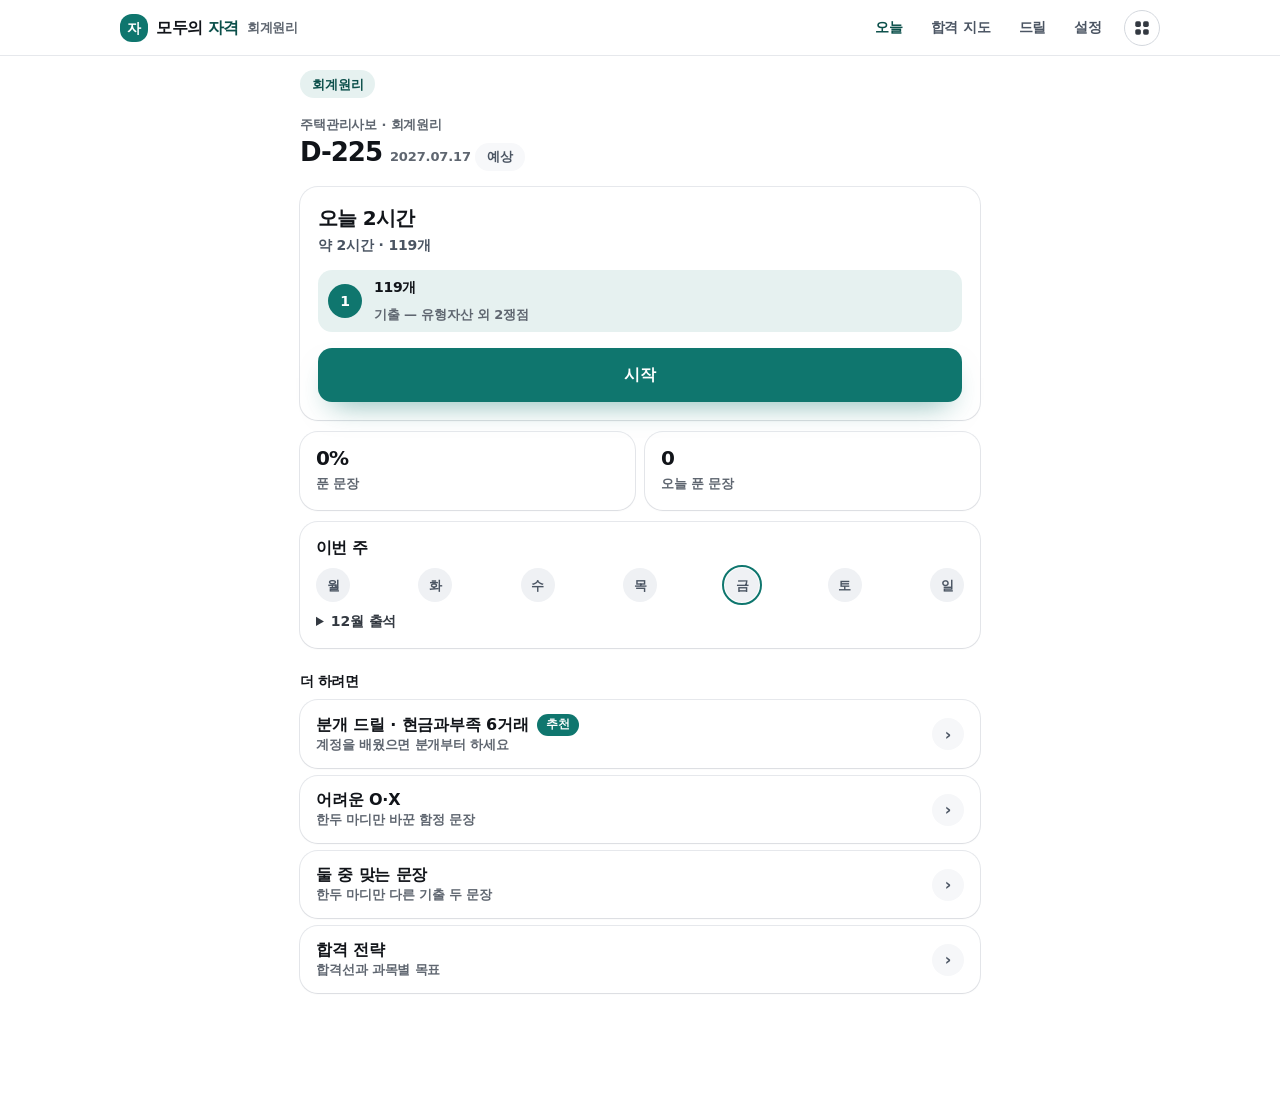
<file: index.html>
<!doctype html>
<html lang="ko">
<head>
<meta charset="utf-8">
<meta name="theme-color" content="#0F766E">
<meta name="viewport" content="width=device-width,initial-scale=1,viewport-fit=cover">
<title>모두의 자격</title>
<link rel="icon" href="icons/favicon.svg" type="image/svg+xml"><link rel="apple-touch-icon" href="icons/icon-192.png">
<link rel="manifest" href="manifest.webmanifest">
<script>try{document.documentElement.dataset.skin=localStorage.getItem("mj.skin")||"white"}catch(e){document.documentElement.dataset.skin="white"}</script>
<link rel="stylesheet" href="css/app.css?v=1112k">
<style>
  /* 홈은 「이거 하세요」 하나 — 모두의 통사 0919 대표님 지시. 카드·통계·목록을 다시 늘리지 않는다. */
  .exam{padding:26px 0 6px}
  .exam .k{font-size:14px;color:var(--ink-3);font-weight:700;display:flex;gap:6px;align-items:center}
  .exam .d{font-size:26px;font-weight:800;letter-spacing:-.06em;line-height:1.05;margin-top:2px}
  .exam .d small{font-size:16px;color:var(--ink-3);font-weight:700;letter-spacing:-.02em;margin-left:8px}
  .todo{margin-top:18px;padding:22px 20px;border:1.5px solid var(--cta-line);border-radius:var(--r3);background:var(--surface);position:relative}
  .todo h2{font-size:20px}
  .todo .t{font-size:16px;color:var(--ink-3);margin-top:4px}
  .todo ul{list-style:none;padding:0;margin:16px 0 18px;display:flex;flex-direction:column;gap:8px}
  .todo li{display:flex;gap:10px;align-items:baseline;font-size:16px}
  .todo li b{min-width:52px;font-weight:800}
  .todo li span{color:var(--ink-2)}
  .todo .bar{margin-bottom:16px}
  .mini{display:grid;grid-template-columns:repeat(2,1fr);gap:8px;margin-top:12px}
  .mini div{padding:12px 10px;border:1px solid var(--line);border-radius:var(--r2);background:var(--surface)}
  .mini b{display:block;font-size:20px;font-weight:800;letter-spacing:-.04em}
  .mini span{font-size:13px;color:var(--ink-3)}
  /* 과목 고르기 — 학생 시험의 과목만. 준비 안 된 과목은 흐리게 */
  .subs{display:flex;gap:6px;overflow-x:auto;padding:16px 0 2px;scrollbar-width:none}
  .subs::-webkit-scrollbar{display:none}
  .subs a,.subs span{flex:none;text-decoration:none;font-size:14px;font-weight:800;padding:8px 14px;border-radius:999px;
    border:1.5px solid var(--line-2);color:var(--ink-2);background:var(--surface);white-space:nowrap}
  .subs a.on{background:var(--cta-soft);border-color:var(--cta-line);color:var(--cta-2)}
  .subs span{color:var(--ink-4);border-style:dashed;font-weight:700}
  .subs span small{font-size:11.5px;margin-left:4px}
  .att{margin-top:18px;padding:14px 16px;border-radius:var(--r3);background:var(--surface-2)}
  .att h3{font-size:14px;color:var(--ink-2)}
  .att summary{cursor:pointer;font-weight:800;font-size:14px;color:var(--ink-2)}
  .mini div{background:var(--surface-2);border:0}
  .alt{margin-top:28px}
  .alt h3{font-size:14px;color:var(--ink-3);margin-bottom:8px}
</style>
</head>
<body>
<div class="page">
  <div class="subs" id="subs"></div>
  <div class="exam">
    <div class="k" id="ek"></div>
    <div class="d num" id="ed"></div>
  </div>

  <div class="todo" id="todo"></div>

  <div class="mini" id="mini"></div>
  <div class="att" id="att"></div>

  <div class="alt">
    <h3>더 하려면</h3>
    <div class="list" id="alt"></div>
  </div>
</div>

<script src="js/catalog.js?v=1111h"></script>
<script src="data/ready.js?v=1111h"></script>
<script src="js/boot.js?v=1112b"></script>
<script src="js/store.js?v=1111h"></script>
<script src="js/journal-rec.js?v=1111h"></script>
<script src="js/strat.js?v=1111h"></script>
<script>
(function () {
  "use strict";
  GB.mountNav("index.html");
  var $ = function (id) { return document.getElementById(id); }, esc = GB.esc;

  var tr = GB.track(), dd = GB.dday();
  $("ek").textContent = tr.name + " · " + GB.subject;
  MJSTRAT.auto();
  $("subs").innerHTML = GB.subs().map(function (k) {
    if (!CATALOG.ready(k)) return "<span>" + esc(CATALOG.name(k)) + "<small>준비 중</small></span>";
    return '<a href="index.html?s=' + k + '"' + (k === GB.cur() ? ' class="on"' : "") + ">" + esc(CATALOG.name(k)) + "</a>";
  }).join("");
  $("ed").innerHTML = (dd > 0 ? "D-" + dd : dd === 0 ? "D-DAY" : "시험 끝") + "<small>" + GB.goal().replace(/-/g, ".") +
    ' <span class="chip">' + GB.goalMark() + "</span></small>";

  var t = GB.today(), nm = GB.name();
  var newN = t.seq.filter(function (s) { return s.k === "ox" && !s.re; }).length;
  var prN = t.seq.filter(function (s) { return s.k === "pair"; }).length, lrN = t.seq.filter(function (s) { return s.k === "learn"; }).length;
  var foci = t.foci.slice(0, 3).map(function (n) { return n.name; });
  var h;
  if (t.finished) {
    h = '<h2>오늘 분량 완료</h2><p class="t">' + t.total + "개 완료. 더 풀려면 어려운 O·X.</p>" +
        '<div style="margin-top:18px"><a class="btn block" href="ox.html?mode=hard">어려운 O·X</a></div>';
  } else {
    h = '<h2>' + (nm ? esc(nm) + ", " : "") + (t.done ? "이어서 " : "오늘 ") + GB.minText(t.min) + "</h2>" +
        '<p class="t">약 ' + GB.minText(t.min) + " · " + t.total + "개</p>" +
        "<ul>" +
        (t.re ? "<li><b class=\"num\">" + t.re + "개</b><span>복습 — 다시 볼 날이 된 문장</span></li>" : "") +
        (lrN ? "<li><b class=\"num\">" + lrN + "쟁점</b><span>개념 — 개념 카드와 맞는 기출 문장</span></li>" : "") +
        "<li><b class=\"num\">" + newN + "개</b><span>기출 — " + esc(foci[0] || "") + (foci.length > 1 ? " 외 " + (foci.length - 1) + "쟁점" : "") + "</span></li>" +
        (prN ? "<li><b class=\"num\">" + prN + "개</b><span>둘 중 맞는 문장</span></li>" : "") +
        "</ul>" +
        (t.done ? '<div class="bar"><i style="width:' + Math.round(t.done / t.total * 100) + '%"></i></div>' : "") +
        '<a class="btn block" href="ox.html">' + (t.done ? "이어서 · " + t.done + " / " + t.total : "시작") + "</a>";
  }
  $("todo").innerHTML = h;

  /* 불꽃(연속) · 방패(등급) · 출석(주간 + 월간) — 선호대장 1차 */
  var SHIELD = ["#7FB8B2", "#9CA3AF", "#0F766E", "#22D3EE", "#0B4F4A"];
  var tr2 = GB.tier();
  var shield = '<svg viewBox="0 0 34 38"><path d="M17 1 32 6v12c0 9.5-6.4 16.2-15 19C8.4 34.2 2 27.5 2 18V6z" fill="' + SHIELD[tr2.rank] + '"/><path d="M17 5 28 9v9c0 7.2-4.6 12.4-11 14.8C10.6 30.4 6 25.2 6 18V9z" fill="rgba(255,255,255,.28)"/></svg>';
  $("mini").innerHTML =
    (GB.tierOn() ? '<div><b class="shield">' + shield + '<span style="font-size:16px">' + tr2.name + "</span></b><span>오래 기억한 문장 " + GB.num(tr2.held) + "개</span></div>"
                 : '<div><b class="num">' + GB.overall().prog + "%</b><span>푼 문장</span></div>") +
    '<div><b class="num">' + GB.todayCount() + "</b><span>오늘 푼 문장</span></div>";
  (function 출석() {
    var D = GB.days(), now = new Date(), y = now.getFullYear(), m = now.getMonth();
    function ymd(d) { return GB.ymd(d); }
    var 주 = "", 월 = "", w0 = new Date(now); w0.setDate(now.getDate() - ((now.getDay() + 6) % 7));
    for (var i = 0; i < 7; i++) {
      var d = new Date(w0); d.setDate(w0.getDate() + i);
      주 += '<i class="' + (D[ymd(d)] ? "on" : "") + (ymd(d) === ymd(now) ? " today" : "") + '">' + "월화수목금토일"[i] + "</i>";
    }
    var first = new Date(y, m, 1), pad = (first.getDay() + 6) % 7, last = new Date(y, m + 1, 0).getDate();
    월 = "월화수목금토일".split("").map(function (c) { return "<b>" + c + "</b>"; }).join("");
    for (var k = 0; k < pad; k++) 월 += '<i class="blank"></i>';
    for (var dd = 1; dd <= last; dd++) {
      var dt = new Date(y, m, dd);
      월 += '<i class="' + (D[ymd(dt)] ? "on" : "") + (ymd(dt) === ymd(now) ? " today" : "") + '">' + dd + "</i>";
    }
    $("att").innerHTML = '<h3>이번 주</h3><div class="cal wkrow">' + 주 + '</div>' +
      '<details style="margin-top:10px"><summary>' + (m + 1) + "월 출석</summary>" + '<div class="cal">' + 월 + "</div></details>";
  })();

  var wrong = GB.wrongList().length + (window.JREC ? JREC.reviewCount() : 0);
  /* 분개 드릴 — 회계 과목이면 목록 맨 위 줄 + 추천(오늘 목록의 추천 1번 자리) */
  var jdRow = "";
  try {
    var jc = window.JREC && JREC.on() ? JREC.current() : null;
    if (jc) jdRow = '<a class="row" href="' + JREC.href(jc.unit, jc.acct) + '"><span class="t"><b>분개 드릴 · ' + esc(jc.acct.n) + " " + jc.acct.ids.length + '거래<em class="recpill">추천</em></b><span style="font-size:13px">계정을 배웠으면 분개부터 하세요</span></span><span class="go">›</span></a>';
  } catch (e) {}
  $("alt").innerHTML = jdRow +
    '<a class="row" href="ox.html?mode=hard"><span class="t"><b>어려운 O·X</b><span>한두 마디만 바꾼 함정 문장</span></span><span class="go">›</span></a>' +
    '<a class="row" href="ox.html?mode=pair"><span class="t"><b>둘 중 맞는 문장</b><span>한두 마디만 다른 기출 두 문장</span></span><span class="go">›</span></a>' +
    (wrong ? '<a class="row" href="ox.html?mode=wrong"><span class="t"><b>복습</b><span>' + wrong + "개</span></span><span class=\"go\">›</span></a>" : "") +
    '<a class="row" href="#" id="zsrow"><span class="t"><b>합격 전략</b><span>합격선과 과목별 목표</span></span><span class="go">›</span></a>';
  $("zsrow").onclick = function (e) { e.preventDefault(); MJSTRAT.open(); };
})();
</script>
<script src="js/zzsfx.js?v=1111h" defer></script><script src="js/zzajan.js?v=1111h" defer></script>
<script src="js/terrahome.js?v=1111h" data-slot=".nav .in" defer></script>
<script src="js/supa.config.js?v=1111h"></script>
<script src="js/auth.js?v=09644262" data-service="jagyeok" data-prefixes="mj.,stree.,terra.strat.,terra.coachmark."></script>
<script src="js/research.js?v=1111h" data-service="jagyeok"></script>
</body>
</html>
</file>
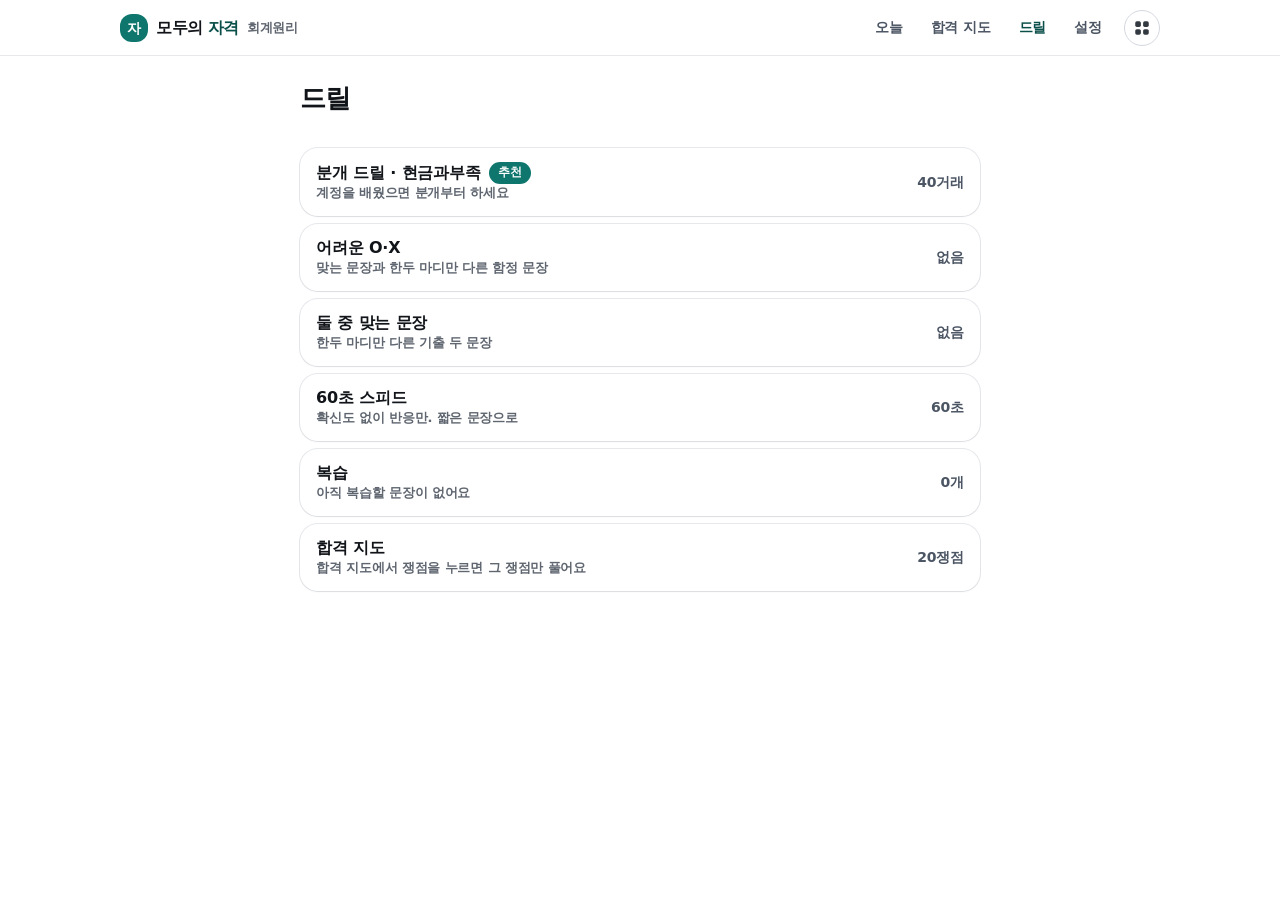
<file: drill.html>
<!doctype html>
<html lang="ko">
<head>
<meta charset="utf-8">
<meta name="theme-color" content="#0F766E">
<meta name="viewport" content="width=device-width,initial-scale=1,viewport-fit=cover">
<title>드릴 — 모두의 자격</title>
<link rel="icon" href="icons/favicon.svg" type="image/svg+xml"><link rel="apple-touch-icon" href="icons/icon-192.png">
<link rel="manifest" href="manifest.webmanifest">
<script>try{document.documentElement.dataset.skin=localStorage.getItem("mj.skin")||"white"}catch(e){document.documentElement.dataset.skin="white"}</script>
<link rel="stylesheet" href="css/app.css?v=1112k">
<style>
  .hd{padding:26px 0 4px}
  .hd h1{font-size:26px}
  .hd p{color:var(--ink-3);margin:4px 0 0}
  .row .n{font-weight:800;font-size:14px;color:var(--ink-3);white-space:nowrap}
</style>
</head>
<body>
<div class="page">
  <div class="hd"><h1>드릴</h1></div>
  <div class="list sec" id="ls"></div>
</div>
<script src="js/catalog.js?v=1111h"></script>
<script src="data/ready.js?v=1111h"></script>
<script src="js/boot.js?v=1112b"></script>
<script src="js/store.js?v=1111h"></script>
<script src="js/journal-rec.js?v=1111h"></script>
<script>
(function () {
  "use strict";
  GB.mountNav("drill.html");
  var S = GB.state(), done = Object.keys(S.pairs).filter(function (k) { return S.pairs[k].ok; }).length;
  var wrong = GB.wrongList().length + (window.JREC ? JREC.reviewCount() : 0), mis = Object.keys(S.ans).filter(function (id) { return S.ans[id].kind === "오개념"; }).length;
  var rows = [
    ["ox.html?mode=hard", "어려운 O·X", "맞는 문장과 한두 마디만 다른 함정 문장" + (mis ? " · 확신했는데 틀린 " + mis + "개 먼저" : ""), (GB.pairs().length ? GB.pairs().length + "개" : "없음")],
    ["ox.html?mode=pair", "둘 중 맞는 문장", "한두 마디만 다른 기출 두 문장", (GB.pairs().length ? done + " / " + GB.pairs().length : "없음")],
    ["ox.html?mode=speed", "60초 스피드", "확신도 없이 반응만. 짧은 문장으로", "60초"],
    ["ox.html?mode=wrong", "복습", wrong ? "최근에 틀린 것부터" : "아직 복습할 문장이 없어요", wrong + "개"],
    ["skilltree.html", "합격 지도", "합격 지도에서 쟁점을 누르면 그 쟁점만 풀어요", GB.nodes.length + "쟁점"]
  ];
  try { var jc = window.JREC && JREC.on() ? JREC.current() : null; if (jc) rows.unshift([JREC.href(jc.unit, jc.acct), "분개 드릴 · " + jc.acct.n, "계정을 배웠으면 분개부터 하세요", JREC.count(jc.unit) + "거래"]); } catch (e) {}
  /* 지금 할 것: 복습할 문항이 있으면 복습, 없으면 목록 첫 줄 */
  var REC = (typeof wrong !== "undefined" && wrong && rows.filter(function (r) { return /mode=wrong/.test(r[0]); })[0]) ? "ox.html?mode=wrong" : rows[0][0];
  document.getElementById("ls").innerHTML = rows.map(function (r) {
    return '<a class="row" href="' + r[0] + '"><span class="t"><b>' + r[1] + (r[0] === REC ? '<em class="recpill">추천</em>' : "") + "</b><span>" + GB.esc(r[2]) + '</span></span><span class="n num">' + r[3] + "</span></a>";
  }).join("");
})();
</script>
<script src="js/zzsfx.js?v=1111h" defer></script><script src="js/zzajan.js?v=1111h" defer></script>
<script src="js/terrahome.js?v=1111h" data-slot=".nav .in" defer></script>
<script src="js/supa.config.js?v=1111h"></script>
<script src="js/auth.js?v=09644262" data-service="jagyeok" data-prefixes="mj.,stree.,terra.strat.,terra.coachmark."></script>
<script src="js/research.js?v=1111h" data-service="jagyeok"></script>
</body>
</html>
</file>
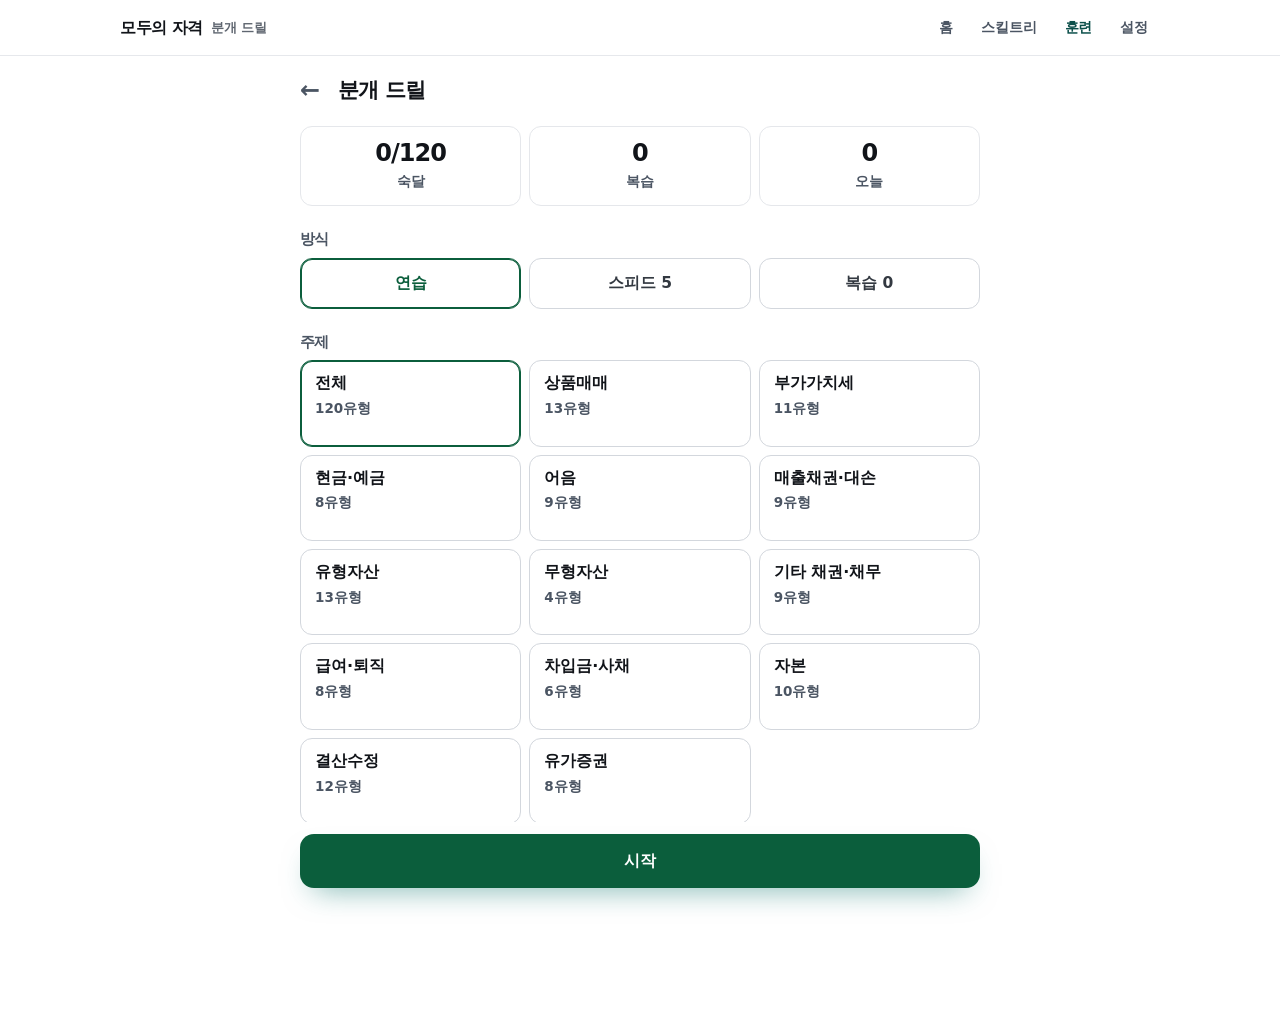
<file: je.html>
<!doctype html>
<html lang="ko">
<head>
<meta charset="utf-8">
<meta name="viewport" content="width=device-width,initial-scale=1,viewport-fit=cover">
<title>분개 드릴 — 모두의 자격</title>
<link rel="icon" href="icons/favicon.svg">
<link rel="manifest" href="manifest.webmanifest">
<script>try{document.documentElement.dataset.skin=localStorage.getItem("mj.skin")||"white"}catch(e){document.documentElement.dataset.skin="white"}</script>
<link rel="stylesheet" href="css/app.css">
<link rel="stylesheet" href="css/je.css">
</head>
<body>
<div class="nav"><div class="in"><a class="logo" href="index.html"><i></i>모두의 자격<span class="sub">분개 드릴</span></a>
  <nav class="navlinks"><a href="index.html">홈</a><a href="skilltree.html">스킬트리</a><a href="drill.html" class="on">훈련</a><a href="settings.html">설정</a></nav></div></div>
<div class="page je" id="je"></div>
<nav class="tabbar" aria-label="메뉴">
  <a href="index.html"><svg viewBox="0 0 24 24" fill="none" stroke="currentColor" stroke-width="2" stroke-linecap="round" stroke-linejoin="round"><path d="M3 11l9-7 9 7v9a1 1 0 0 1-1 1h-5v-6h-6v6H4a1 1 0 0 1-1-1z"/></svg><span>홈</span></a>
  <a href="skilltree.html"><svg viewBox="0 0 24 24" fill="none" stroke="currentColor" stroke-width="2" stroke-linecap="round"><circle cx="12" cy="12" r="3"/><ellipse cx="12" cy="12" rx="10" ry="5"/><circle cx="21" cy="11" r="1.2" fill="currentColor"/></svg><span>스킬트리</span></a>
  <a href="drill.html" class="on"><svg viewBox="0 0 24 24" fill="none" stroke="currentColor" stroke-width="2" stroke-linecap="round" stroke-linejoin="round"><path d="M13 2L4 14h7l-1 8 9-12h-7z"/></svg><span>훈련</span></a>
  <a href="settings.html"><svg viewBox="0 0 24 24" fill="none" stroke="currentColor" stroke-width="2" stroke-linecap="round"><circle cx="12" cy="12" r="3"/><path d="M12 2v3M12 19v3M4.2 4.2l2.1 2.1M17.7 17.7l2.1 2.1M2 12h3M19 12h3M4.2 19.8l2.1-2.1M17.7 6.3l2.1-2.1"/></svg><span>설정</span></a>
</nav>
<script src="data/je_kr.js"></script>
<script src="js/je.js"></script>
</body>
</html>
</file>
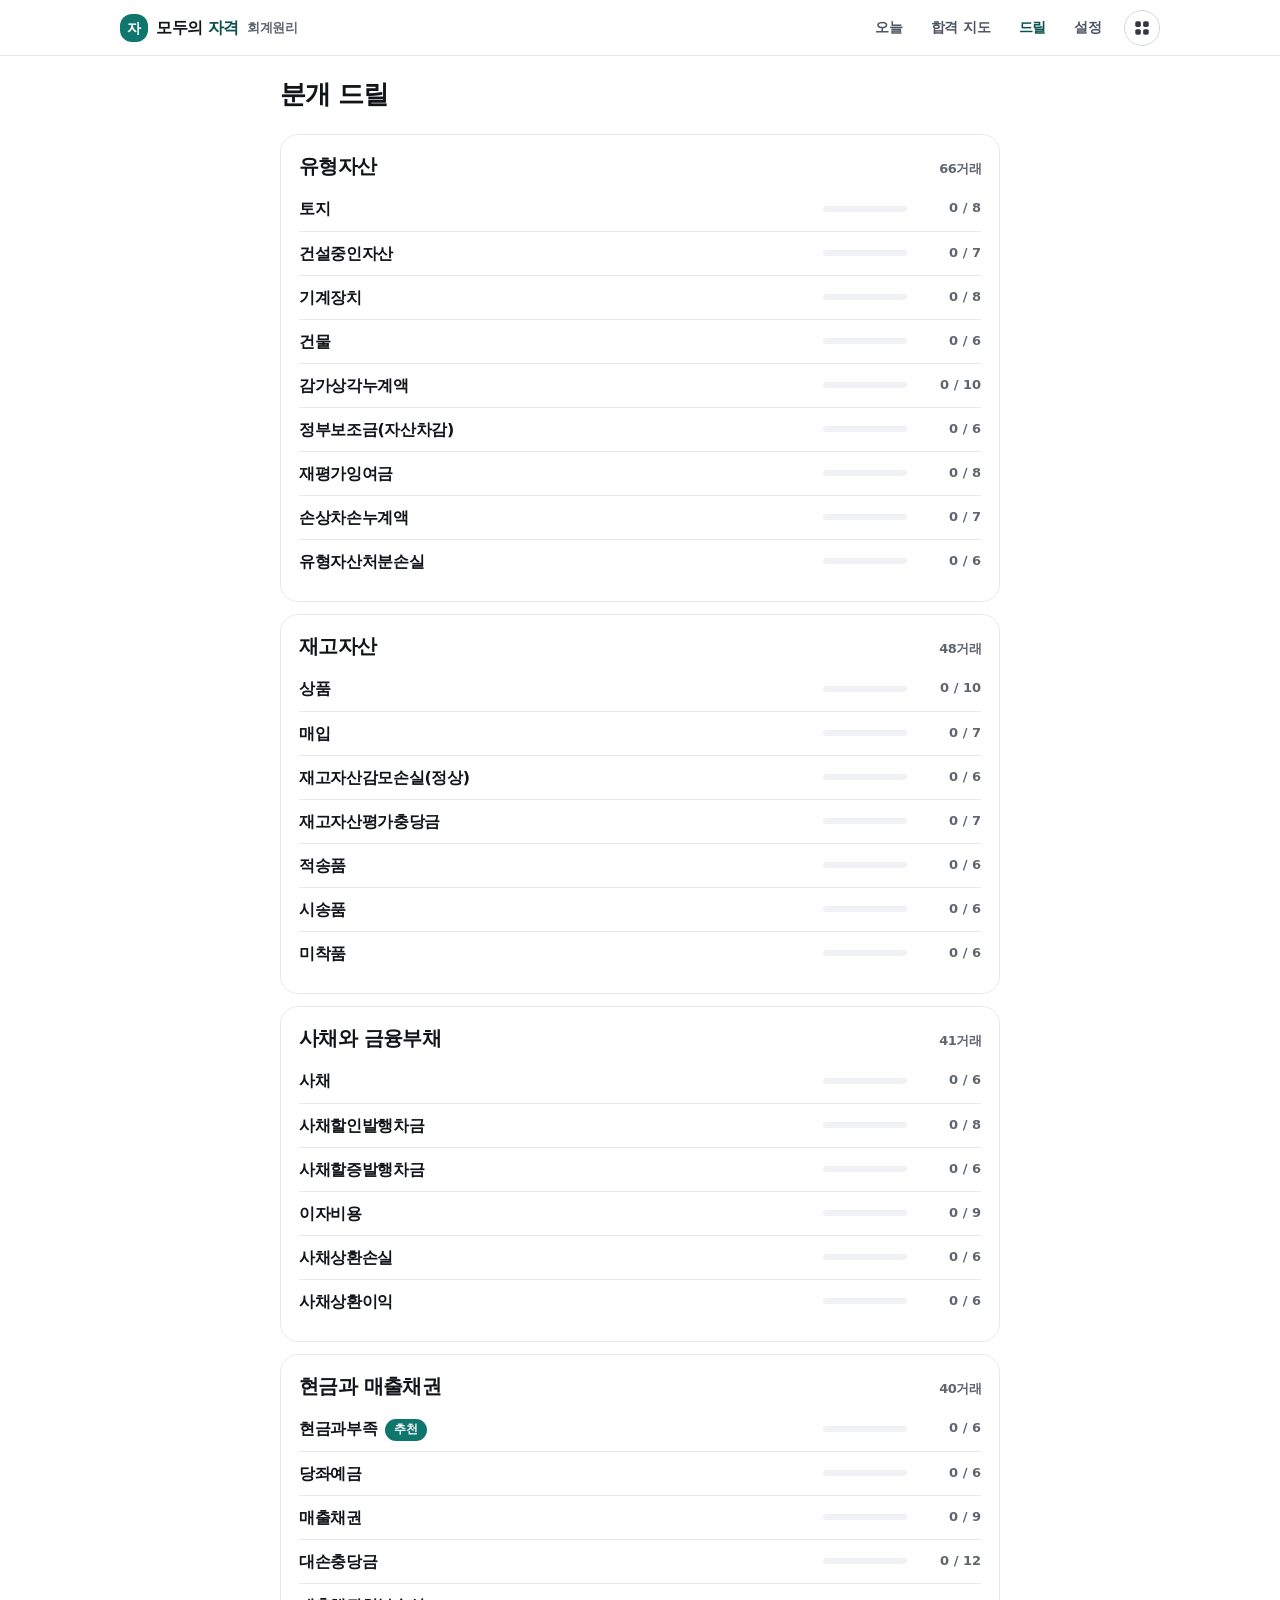
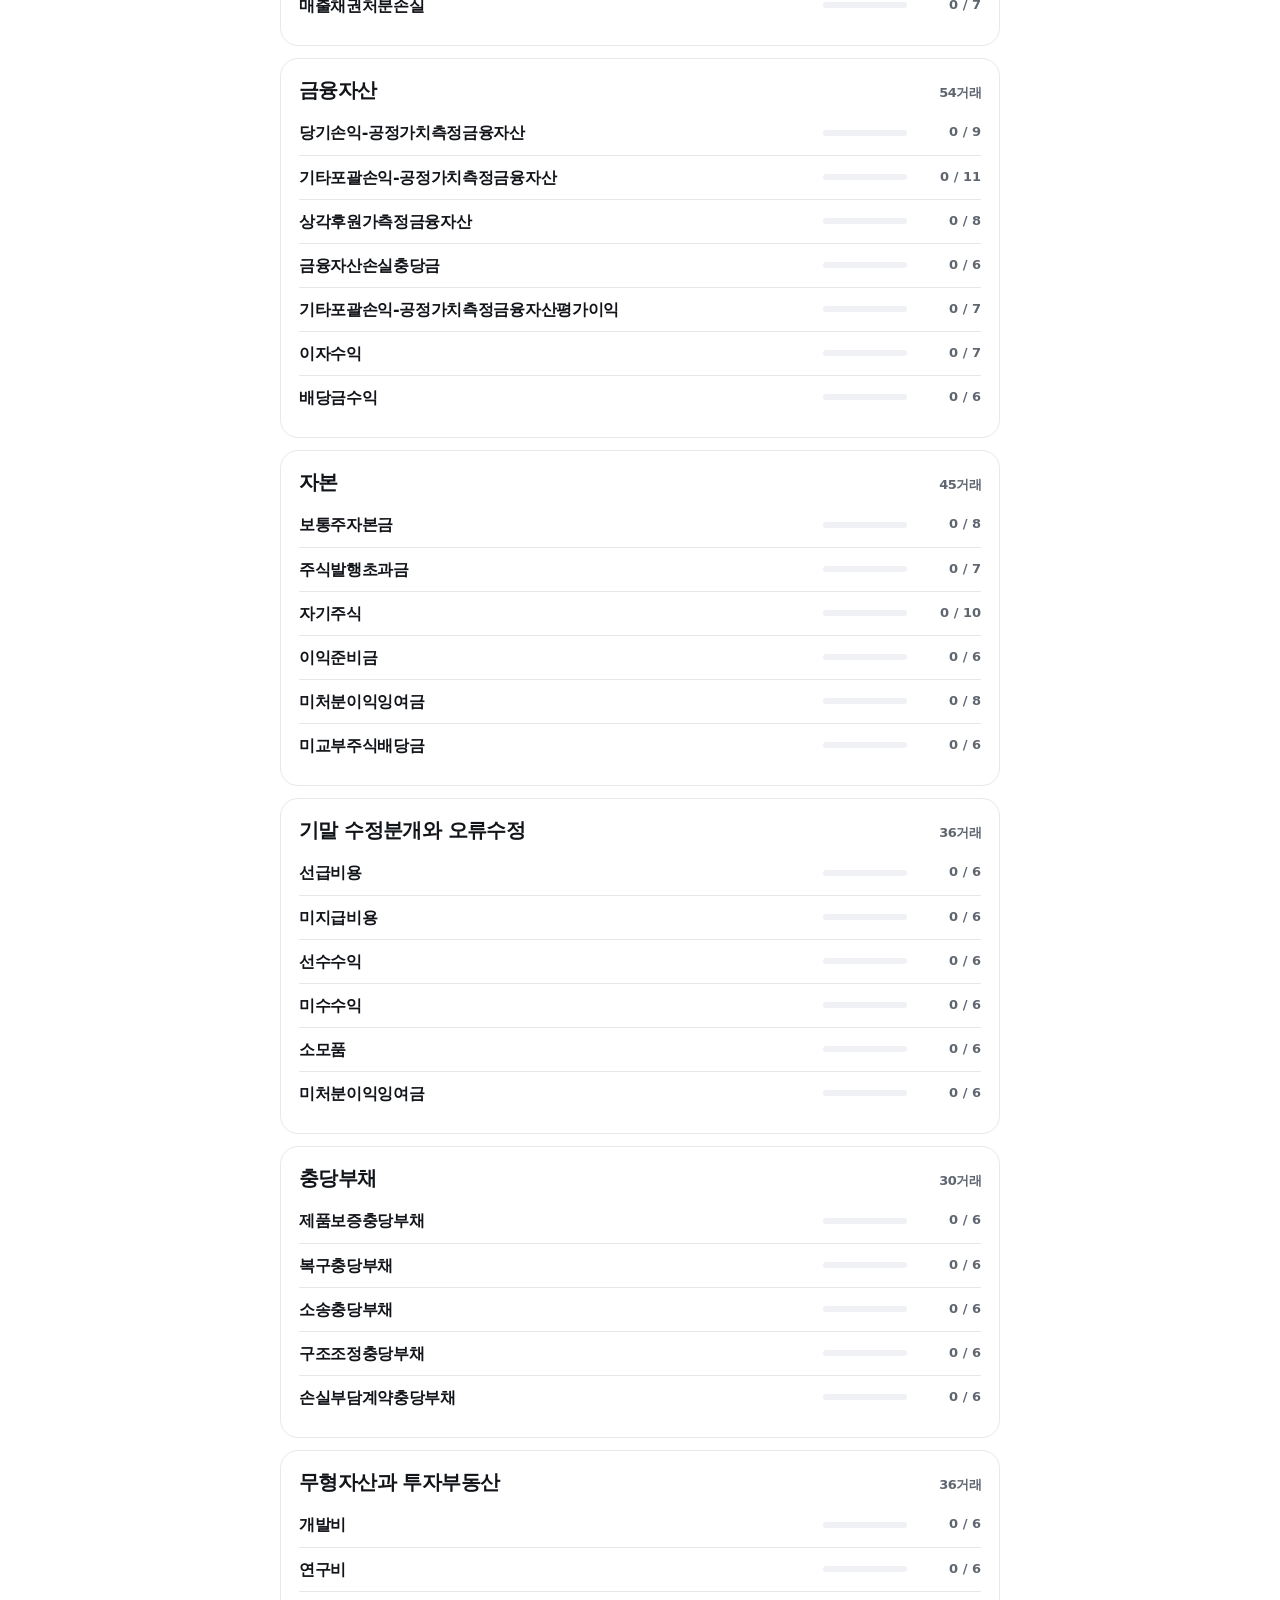
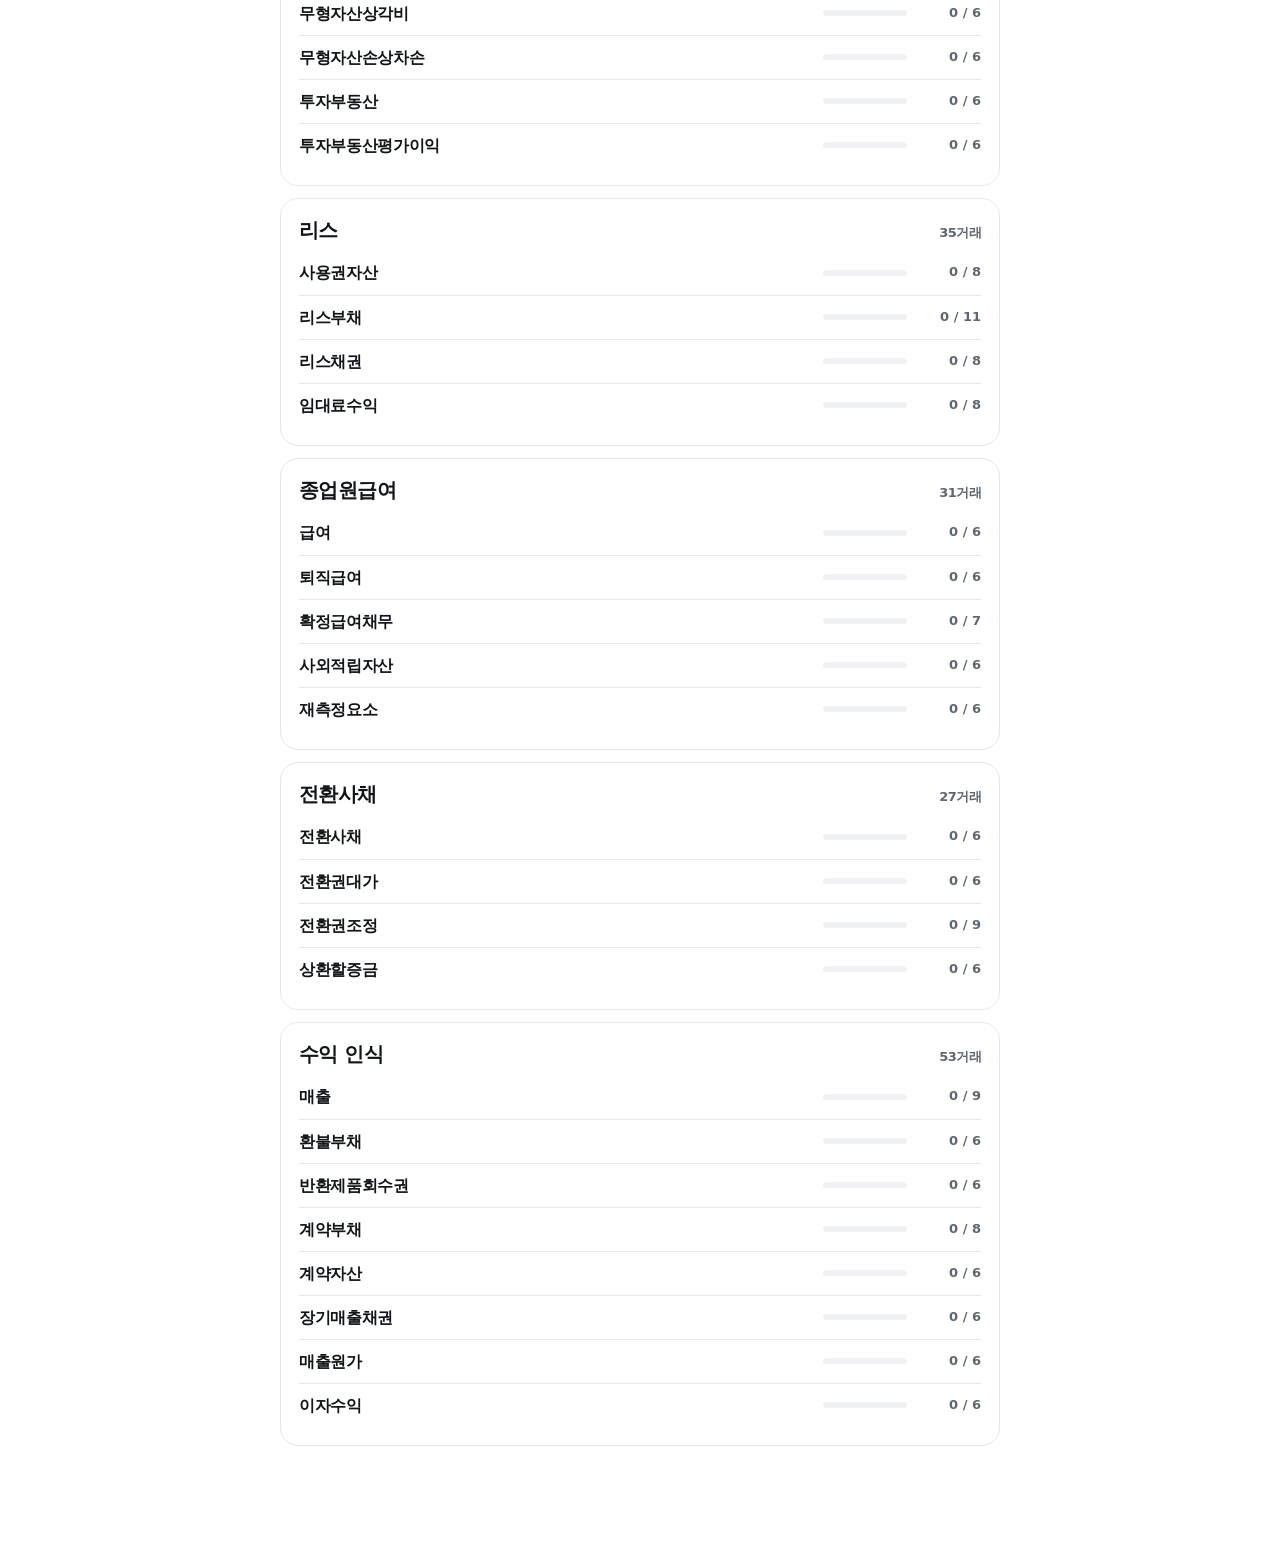
<file: journal.html>
<!doctype html>
<html lang="ko">
<head>
<meta charset="utf-8">
<meta name="theme-color" content="#0F766E">
<meta name="viewport" content="width=device-width,initial-scale=1,viewport-fit=cover">
<title>분개 드릴 — 모두의 자격</title>
<link rel="icon" href="icons/favicon.svg" type="image/svg+xml"><link rel="apple-touch-icon" href="icons/icon-192.png">
<link rel="manifest" href="manifest.webmanifest">
<script>try{document.documentElement.dataset.skin=localStorage.getItem("mj.skin")||"white"}catch(e){document.documentElement.dataset.skin="white"}</script>
<link rel="stylesheet" href="css/app.css?v=1112k">
<style>
  /* 분개 드릴 — 화면표준 14절: 글자 26·20·16·14·13·11.5 / 굵기 500·600·700·800 / 모서리 18·14·12·999·50% */
  .jd-cards{display:grid;gap:12px;margin-top:6px}
  .jd-card{padding:18px;border:1px solid var(--l1,#E6E8EC);border-radius:18px;background:var(--surface)}
  .jd-card h2{margin:0;font-size:20px;font-weight:800;letter-spacing:-.03em;display:flex;align-items:baseline;justify-content:space-between;gap:8px}
  .jd-card h2 small{font-size:13px;font-weight:600;color:var(--ink-4)}
  .jd-rows{margin-top:8px}
  .jd-row{appearance:none;display:grid;grid-template-columns:minmax(0,1fr) 84px 64px;align-items:center;gap:10px;width:100%;min-height:44px;padding:0;border:0;border-top:1px solid var(--l1,#E6E8EC);background:none;text-align:left;cursor:pointer;color:var(--ink)}
  .jd-row:first-child{border-top:0}
  .jd-row .nm{font-size:16px;font-weight:700;letter-spacing:-.02em;min-width:0;word-break:keep-all}
  .jd-row .bar{height:6px;border-radius:999px;background:var(--surface-3);overflow:hidden}
  .jd-row .bar i{display:block;height:100%;background:var(--pt);border-radius:999px}
  .jd-row .n{font-size:13px;font-weight:600;color:var(--ink-4);text-align:right;white-space:nowrap}
  .jd-row .tag{display:inline-flex;align-items:center;height:22px;margin-left:8px;padding:0 9px;border-radius:999px;background:var(--pt-soft);color:var(--pt-ink);font-size:11.5px;font-weight:800;vertical-align:middle}
  .jd-row.full .n{color:var(--pt-ink);font-weight:700}
  /* 풀이 화면 */
  .tq-bar[hidden]{display:none}
  body:not(.focus) .hd{padding:22px 0 4px}
  .jd-lv{font-size:13px;font-weight:600;color:var(--ink-4)}
  .jd-when{margin:2px 0 4px;font-size:14px;font-weight:700;color:var(--ink-3)}
  .jd-past{margin:0 0 8px;font-size:13px;font-weight:600;color:var(--ink-4);display:flex;flex-wrap:wrap;gap:6px 12px}
  .jd-past b{font-weight:700}
  .jd-past b.ok{color:var(--ok)} .jd-past b.no{color:var(--no)}
  /* 분개 상자 · 분개 · T계정 판은 앱 색과 상관없이 청록 한 가지(1111 대표님 「다 청록색으로 통일」, 화면표준 16절) */
  :root{--jd-p:#0F766E;--jd-p2:#0B5F59;--jd-ink:#0B4F4A;--jd-soft:#E3F2F0;--jd-line:#7FB8B2}
  /* 분개 상자(안 C, 1111) — 큰 상자 하나에 머리 · 테라에이전트 · 표 · 후보 · 합 · 단추 · 결과가 다 들어간다 */
  .jb{margin-top:4px;padding:14px;border-radius:18px;background:#fff;box-shadow:0 1px 2px rgba(17,20,25,.05),0 0 0 1.5px #D3D7DD}
  .jb-h{display:flex;align-items:center;gap:8px;margin-bottom:10px}
  .jb-h h2{margin:0;font-size:18px;font-weight:900;letter-spacing:-.03em}
  .jb-h .sp{flex:1}
  .jb-tag{height:24px;padding:0 10px;border-radius:999px;background:var(--jd-soft);color:var(--jd-ink);font-size:12px;font-weight:800;line-height:24px}
  .jb-seg{display:inline-flex;border:1px solid #D3D7DD;border-radius:999px;overflow:hidden}
  .jb-seg button{height:30px;padding:0 11px;border:0;background:#fff;font:700 12.5px var(--font);color:#4B5563;cursor:pointer}
  .jb-seg button.on{background:var(--jd-soft);color:var(--jd-ink)}
  .jb .jd-when{margin:0 0 10px}.jb .jd-past{margin:0 0 6px}
  .jb-ag{display:flex;align-items:center;gap:8px;min-height:44px;padding:6px 6px 6px 10px;margin-bottom:12px;border-radius:14px;background:#F7F8FA}
  .jb-ag svg{flex:none;width:18px;height:18px;color:var(--jd-p)}
  .jb-ag b{font-size:13.5px;font-weight:800}
  .jb-ag .t{flex:1;min-width:0;font-size:13px;font-weight:600;color:#5F6670;white-space:nowrap;overflow:hidden;text-overflow:ellipsis}
  .jb-ag button{flex:none;height:32px;padding:0 13px;border-radius:999px;border:0;background:var(--jd-p);color:#fff;font:700 13px var(--font);cursor:pointer}
  .jb-agp{margin:-4px 0 12px;padding:12px;border-radius:14px;background:var(--jd-soft)}
  .jb-agp .st{padding:8px 0;border-top:1px solid var(--jd-line)}
  .jb-agp .st:first-child{border-top:0;padding-top:0}
  .jb-agp .q{font-size:14px;font-weight:800;color:var(--ink)}
  .jb-agp .a{margin-top:4px;font-size:14px;font-weight:600;color:#333941;word-break:keep-all}
  .jb-agp .a i{font-style:normal;display:inline-block;height:22px;padding:0 8px;margin:2px 4px 2px 0;border-radius:999px;background:#fff;box-shadow:0 0 0 1px var(--jd-line);font-size:12.5px;font-weight:700;line-height:22px;color:var(--jd-ink)}
  .jb-agp .go2{margin-top:6px;height:34px;padding:0 14px;border-radius:12px;border:1.5px solid var(--jd-p);background:#fff;color:var(--jd-ink);font:800 13.5px var(--font);cursor:pointer}
  .jb-tb{border:1.5px solid #D3D7DD;border-radius:14px;overflow:hidden}
  .jb-tr{display:grid;grid-template-columns:1fr 1fr}
  .jb-tr>*{min-width:0}
  .jb-tr+.jb-tr{border-top:1px solid #E6E8EC}
  .jb-tr>*+*{border-left:1px solid #E6E8EC}
  .jb-tr.th{background:#F7F8FA;height:34px;align-items:center;font-size:13px;font-weight:900}
  .jb-tr.th>div{text-align:center}
  .jb-tr.sum{background:#F7F8FA}
  .jb-tr.sum>div{min-height:30px;padding:6px 10px;text-align:right;font-size:13px;font-weight:800;font-variant-numeric:tabular-nums}
  .jb-slot{min-height:70px}
  .jb-cell{position:relative;display:flex;flex-direction:column;gap:6px;padding:8px}
  .jb-acc{appearance:none;width:100%;min-height:44px;padding:6px 26px 6px 10px;border:1.5px solid #D3D7DD;border-radius:12px;background:#fff;text-align:left;font:600 15px/1.25 var(--font);color:#5F6670;cursor:pointer;word-break:keep-all}
  .jb-acc.has{color:var(--ink);font-weight:800}
  .jb-in{width:100%;height:44px;padding:0 26px 0 10px;border:1.5px solid #D3D7DD;border-radius:12px;background:#fff;font:700 15px var(--font);color:var(--ink)}
  .jb-amt{width:100%;min-width:0;height:44px;padding:0 10px;border:1.5px solid #D3D7DD;border-radius:12px;background:#fff;text-align:right;font:800 16px var(--font);color:var(--ink);font-variant-numeric:tabular-nums;letter-spacing:-.03em}
  .jb-amt:focus,.jb-in:focus{outline:none;border-color:var(--jd-p)}
  .jb-cell.on .jb-acc,.jb-cell.on .jb-in{border-color:var(--jd-p);background:var(--jd-soft)}
  .jb-cell.ok .jb-acc,.jb-cell.ok .jb-amt{border-color:var(--ok);background:rgba(22,179,100,.08)}
  .jb-cell.no .jb-acc,.jb-cell.no .jb-amt{border-color:var(--no);background:rgba(229,50,45,.06)}
  .jb-rm{position:absolute;right:12px;top:14px;width:22px;height:22px;border:0;border-radius:50%;background:#EFF1F4;color:#4B5563;font-size:12px;line-height:1;cursor:pointer;padding:0}
  .jb-why{margin:0;font-size:12.5px;font-weight:700;color:var(--no)}
  .jb-add{margin:8px;height:40px;border:1.5px dashed #D3D7DD;border-radius:12px;background:none;font:700 13.5px var(--font);color:#4B5563;cursor:pointer}
  .jb-tr.add>*+*{border-left:0}
  .jb-cand{margin-top:12px;padding:12px;border-radius:14px;background:var(--jd-soft)}
  .jb-cand h3{margin:0 0 8px;font-size:13px;font-weight:800;color:var(--ink)}
  .jb-chips{display:flex;flex-wrap:wrap;gap:8px}
  .jb-chip{height:40px;padding:0 14px;border:1.5px solid #D3D7DD;border-radius:999px;background:#fff;font:700 14.5px var(--font);color:var(--ink);cursor:pointer}
  .jb-chip:hover{border-color:var(--jd-p)}
  .jb-none{font-size:13px;font-weight:600;color:#5F6670}
  .jb-sum{display:flex;align-items:center;flex-wrap:wrap;gap:4px 12px;margin-top:12px;padding:10px 12px;border-radius:14px;background:#F7F8FA;font-size:13px;font-weight:700;color:#4B5563}
  .jb-sum b{font-weight:800;color:var(--ink);font-variant-numeric:tabular-nums}
  .jb-sum .st{margin-left:auto;font-weight:800}.jb-sum .st.ok{color:var(--ok)}.jb-sum .st.no{color:var(--no)}
  .jb-act{display:flex;align-items:center;gap:8px;margin-top:12px}
  .jb-act .jd-pad{margin:0;flex:none}.jb-act .jd-pad:empty{display:none}
  .jb-go:active{background:var(--jd-p2)}
  .jb-go{flex:1;height:54px;border:0;border-radius:16px;background:var(--jd-p);color:#fff;font:800 16.5px var(--font);cursor:pointer;box-shadow:0 14px 30px -14px color-mix(in srgb,var(--jd-p) 60%,transparent)}
  .jb-res{margin-top:12px;padding-top:12px;border-top:1px solid #E6E8EC}
  .jb-res .jd-verdict{margin:0 0 8px}
  .jb-agr{display:flex;gap:8px;padding:10px 12px;border-radius:14px;background:var(--jd-soft);font-size:14px;font-weight:600;color:#333941;line-height:1.55;word-break:keep-all}
  .jb-agr svg{flex:none;width:18px;height:18px;margin-top:2px;color:var(--jd-p)}
  .jb-agr b{display:block;font-size:13px;font-weight:800;color:var(--ink)}
  .jb-ans{display:grid;gap:8px;margin-top:10px}
  .jb-ans>div{padding:10px 12px;border-radius:14px;box-shadow:0 0 0 1px #E6E8EC}
  .jb-ans h4{margin:0 0 4px;font-size:12.5px;font-weight:800;color:#5F6670}
  .jb-ans p{margin:0;display:grid;grid-template-columns:minmax(0,1fr) auto;gap:8px;font-size:14px;font-weight:700;line-height:1.7}
  .jb-ans p b{font-variant-numeric:tabular-nums;white-space:nowrap;font-weight:800}
  .jb-ans p.miss{color:var(--no)}
  .jd-calc{margin:12px 0 0;font-size:14px;font-weight:600;color:var(--ink-3);line-height:1.6;word-break:keep-all}
  /* 머리띠가 떠 있을 때 글이 비쳐 보이지 않게 불투명 바탕 + 본문 위 여백(1111) */
  html body.focus .hd{background:#fff}
  :root[data-skin="night"] body.focus .hd{background:var(--surface,#14171c)}
  #main{padding-top:12px}
  /* PC: 상자를 넓히고 글자 · 칸을 키운다. 계정과 금액은 한 칸 안에서 나란히 */
  @media(min-width:960px){
    html body .page{max-width:760px}
    .jb{padding:22px}
    .jb-h h2{font-size:21px}
    .jb-cell{flex-direction:row;align-items:center;gap:8px;padding:10px}
    .jb-acc,.jb-in{flex:1 1 38%;min-height:52px;font-size:16.5px}
    .jb-amt{flex:1 1 62%;height:52px;font-size:19px}
    .jb-acc.has{font-size:16.5px}
    .jb-rm{position:static;flex:none}
    .jb-why{display:none}
    .jb-slot{min-height:76px}
    .jb-chip{height:44px;font-size:15.5px;padding:0 18px}
    .jb-go{height:58px;font-size:17px}
    .jb-ans{grid-template-columns:1fr 1fr}
    .jb-ans p{font-size:15.5px}
    .jb-sum,.jb-tr.sum>div{font-size:14.5px}
  }
  .jd-expl{margin-top:8px;padding:16px;border-radius:12px;background:var(--surface-2);font-size:16px;font-weight:500;line-height:1.65;word-break:keep-all}
  .jd-verdict{margin:16px 0 0;font-size:16px;font-weight:800}
  .jd-verdict.ok{color:var(--ok)} .jd-verdict.no{color:var(--no)}
  .jd-pad{margin-top:14px}
  .jd-go{margin-top:16px}
  .jd-end{text-align:center;padding:40px 0 8px}
  .jd-end .big{font-size:26px;font-weight:800;letter-spacing:-.04em}
  .jd-end .sm{margin-top:6px;font-size:14px;font-weight:600;color:var(--ink-3)}
  .jd-end .acts{display:grid;gap:8px;margin-top:24px}
  body.focus .page{padding-bottom:calc(72px + 56px + env(safe-area-inset-bottom))}
</style>
</head>
<body>
<div class="page">
  <div class="hd" id="hd"><h1>분개 드릴</h1></div>
  <div id="main"></div>
</div>
<div class="tq-bar" id="jbar" hidden>
  <button type="button" class="tq-tool" id="jHalf"><svg viewBox="0 0 24 24" fill="none" stroke="currentColor" stroke-width="2" stroke-linecap="round" stroke-linejoin="round"><circle cx="12" cy="12" r="8.5"/><path d="M9.7 9.5a2.4 2.4 0 1 1 3.3 2.2c-.7.3-1 .8-1 1.5M12 16.5v.01"/></svg>헷갈림</button>
  <button type="button" class="tq-tool" id="jExp"><svg viewBox="0 0 24 24" fill="none" stroke="currentColor" stroke-width="2" stroke-linejoin="round"><path d="M12 6.5C10.2 5 7.6 4.5 4.5 4.8v13c3.100-.3 5.700.2 7.500 1.700 1.800-1.500 4.400-2 7.500-1.700v-13c-3.100-.3-5.700.2-7.500 1.700zM12 6.500v13"/></svg>해설</button>
  <button type="button" class="tq-tool" id="jPen"><svg viewBox="0 0 24 24" fill="none" stroke="currentColor" stroke-width="2" stroke-linecap="round" stroke-linejoin="round"><path d="M4.5 19.5l1-4L16 5l3 3L8.5 18.5z"/></svg>펜</button>
  <span class="tq-sp"></span>
  <span class="tq-pos" id="jPos"></span><button type="button" class="tq-nav is-next" id="jNext" aria-label="다음">다음 ›</button>
</div>
<script src="js/catalog.js?v=1111h"></script>
<script src="data/ready.js?v=1111h"></script>
<script src="js/boot.js?v=1112b"></script>
<script src="js/store.js?v=1111h"></script>
<script src="js/tera-pad.js?v=1112b"></script>
<script src="js/acct-data.js?v=1111h"></script>
<script src="js/jd/base.js?v=1111h"></script>
<script src="js/journal-rec.js?v=1111h"></script>
<script src="js/journal.js?v=1111h"></script>
<script src="js/zzsfx.js?v=1111h" defer></script><script src="js/zzajan.js?v=1111h" defer></script>
<script src="js/terrahome.js?v=1111h" data-slot=".nav .in" defer></script>
<script src="js/supa.config.js?v=1111h"></script>
<script src="js/auth.js?v=09644262" data-service="jagyeok" data-prefixes="mj.,stree.,terra.strat.,terra.coachmark."></script>
<script src="js/research.js?v=1111h" data-service="jagyeok"></script>
</body>
</html>
</file>
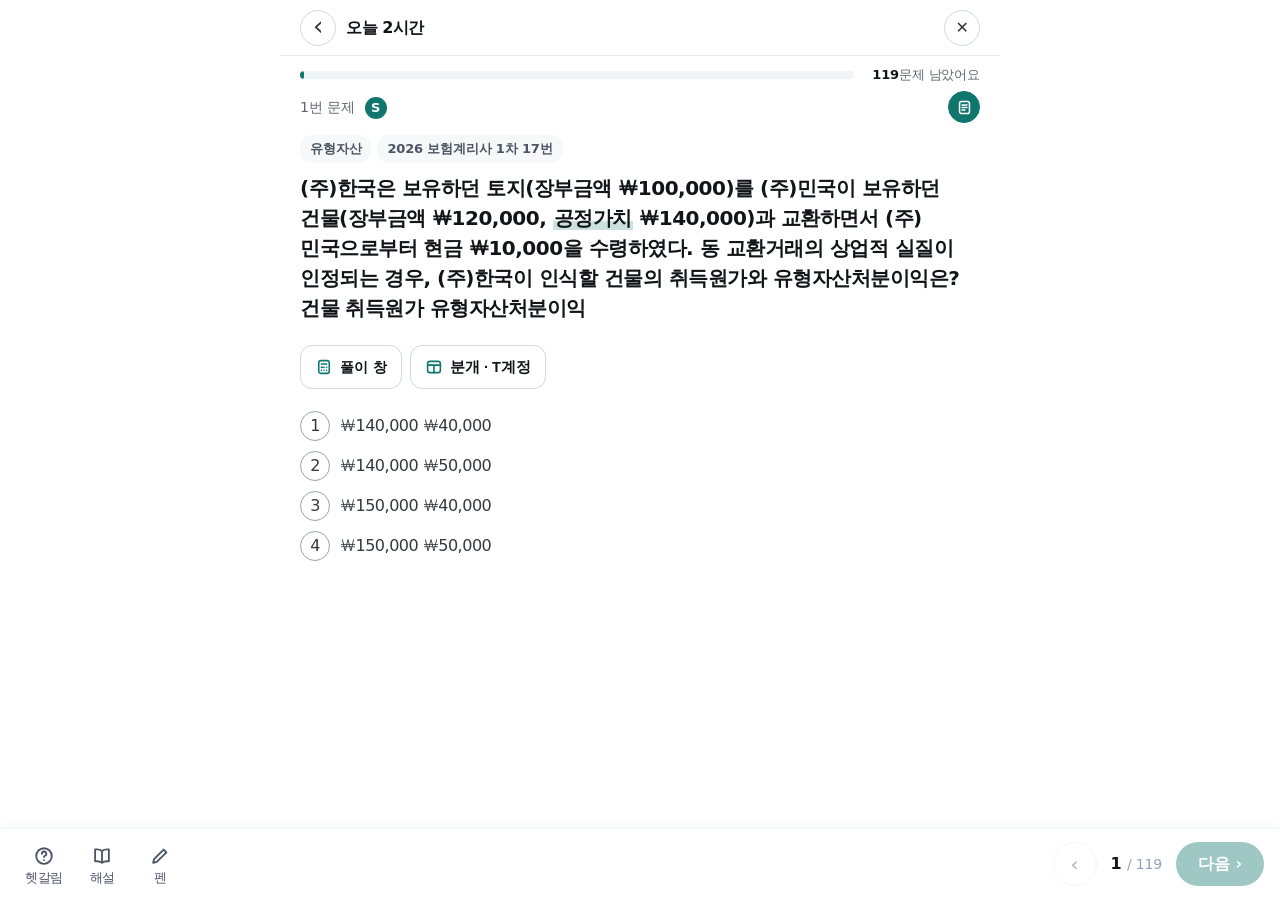
<file: ox.html>
<!doctype html>
<html lang="ko">
<head>
<meta charset="utf-8">
<meta name="theme-color" content="#0F766E">
<meta name="viewport" content="width=device-width,initial-scale=1,viewport-fit=cover">
<title>O·X — 모두의 자격</title>
<link rel="icon" href="icons/favicon.svg" type="image/svg+xml"><link rel="apple-touch-icon" href="icons/icon-192.png">
<link rel="manifest" href="manifest.webmanifest">
<script>try{document.documentElement.dataset.skin=localStorage.getItem("mj.skin")||"white"}catch(e){document.documentElement.dataset.skin="white"}</script>
<link rel="stylesheet" href="css/app.css?v=1112k">
<link rel="stylesheet" href="css/diagram.css?v=1111h">
<style>
  .hd{display:flex;align-items:center;gap:10px;padding:18px 0 0}
  .hd h1{font-size:20px;flex:1;min-width:0}
  .hd .cnt{font-size:14px;color:var(--ink-3)}
  .hd a.x{color:var(--ink-4);text-decoration:none;font-size:20px;line-height:1;padding:4px}
  .lock{opacity:.35;pointer-events:none}
  .more{margin-top:10px;font-size:14px;color:var(--ink-3)}
  .readhd{display:flex;align-items:center;gap:10px;margin-top:18px}
  .readhd h2{font-size:16px;flex:1}
  .cardv section{margin-top:16px;border:1px solid var(--line-2);border-radius:14px;padding:12px 14px;background:var(--surface)}
  .cardv h3{font-size:16px;font-weight:800;margin:0 0 8px;color:var(--ink)}
  .cardv ul{margin:0;padding-left:18px} .cardv li{font-size:14px;line-height:1.65;margin:4px 0}
  .cardv li small{display:block;font-size:13px;color:var(--ink-3);font-weight:600}
  .cardv .trap li{list-style:none;margin-left:-18px;padding:8px 0;border-top:1px dashed var(--line-2)}
  .cardv .trap li:first-child{border-top:0}
  .cardv .trap s{display:block;color:var(--ink-3);font-size:14px}
  .cardv .trap b{display:block;font-size:14px;color:var(--ink)}
  .cardv-src{margin-top:16px} .cardv-src summary{cursor:pointer;font-weight:800;font-size:14px;color:var(--ink-3)}
  .empty{padding:48px 8px;text-align:center;color:var(--ink-3)}
  .spd{font-size:26px;font-weight:800;text-align:center;letter-spacing:-.05em}
  .yodo-src{margin-top:16px}
  .yodo-src summary{cursor:pointer;font-weight:800;font-size:14px;color:var(--ink-3);padding:8px 0}
</style>
</head>
<body class="focus">
<div class="page">
  <div class="hd"><a class="bk" href="index.html" title="뒤로" aria-label="뒤로">‹</a><h1 id="ttl">O·X</h1><span class="cnt num" id="cnt"></span><a class="x" href="index.html" title="그만하기">✕</a></div>
  <div class="stones" id="prog"></div>
  <div id="stage"></div>
</div>

<script src="js/tera-pad.js?v=1112b"></script>
<script src="js/tera-ledger.js?v=1112k"></script>
<script src="js/tera-q.js?v=1112c"></script>
<script src="js/journal-rec.js?v=1111h"></script>
<script src="js/catalog.js?v=1111h"></script>
<script src="data/ready.js?v=1111h"></script>
<script src="js/boot.js?v=1112b"></script>
<script src="js/judge.js?v=1111h"></script>
<script src="js/store.js?v=1111h"></script>
<script src="js/diagram.js?v=1111h"></script>
<script>
(function () {
  "use strict";
  GB.mountNav("ox.html");
  var qsp = new URLSearchParams(location.search);
  var mode = qsp.get("mode") || (qsp.get("node") ? "node" : qsp.get("read") ? "read" : "today");
  var nodeNo = +(qsp.get("node") || qsp.get("read") || 0);
  var $ = function (id) { return document.getElementById(id); };
  var esc = GB.esc;

  /* ── 세션 목록 만들기 ──
     today 는 저장된 오늘 목록의 안 한 것부터. 나머지는 열 개씩. */
  var seq = [], todayIdx = [];
  if (mode === "today") {
    var t = GB.today();
    t.seq.forEach(function (s, i) { if (!s.done) { seq.push(s); todayIdx.push(i); } });
    $("ttl").textContent = "오늘 " + GB.minText(t.min);
  } else if (mode === "node") {
    var nd = GB.node(nodeNo);
    var wrong = GB.qs(nodeNo).filter(function (q) { var a = GB.answered(q.i); return a && !a.ok; });
    seq = wrong.concat(GB.freshOf(nodeNo, 10)).slice(0, 10).map(function (q) { return { k: "ox", id: q.i }; });
    GB.pairs(nodeNo).slice(0, 2).forEach(function (p, i) { seq.splice(3 + i * 4, 0, { k: "pair", id: p.id }); });
    /* 합격 지도 소주제(잎)에서 왔으면 그 소주제 문장만(공용 stree 1025) — 문장 id 는 skilltree.html 이 sessionStorage 에 넣는다 */
    if (qsp.get("leaf")) { try { var leafIds = JSON.parse(sessionStorage.getItem("stree.ids") || "null"); if (leafIds && leafIds.length) {
      var lset = {}; leafIds.forEach(function (i) { lset[i] = 1; });
      var lqs = GB.qs(nodeNo).filter(function (q) { return lset[q.i]; }), A = function (q) { return GB.answered(q.i); };
      seq = lqs.filter(function (q) { return A(q) && !A(q).ok; }).concat(lqs.filter(function (q) { return !A(q); }), lqs.filter(function (q) { return A(q) && A(q).ok; }))
        .slice(0, 10).map(function (q) { return { k: "ox", id: q.i }; });
    } } catch (e) {} }
    $("ttl").textContent = nd ? nd.name : "O·X";
  } else if (mode === "wrong") {
    seq = GB.wrongList().slice(0, 15).map(function (id) { return { k: "ox", id: id }; });
    $("ttl").textContent = "복습";
  } else if (mode === "pair") {
    var pl = (nodeNo ? GB.pairs(nodeNo) : GB.pairs()).filter(function (p) { return !GB.state().pairs[p.id] || !GB.state().pairs[p.id].ok; });
    shuffle(pl, 17);
    seq = pl.slice(0, 10).map(function (p) { return { k: "pair", id: p.id }; });
    $("ttl").textContent = "둘 중 맞는 문장";
  } else if (mode === "hard") {
    /* 어려운 O·X — 둘 중 맞는 문장(PAIRS)에 들어 있는 **틀린 쪽 문장**(맞는 문장과 한두 마디만 다르다)
       + 내가 확신하고 틀렸던 문장. 새 문장을 짓지 않는다. */
    var mine = Object.keys(GB.state().ans).filter(function (id) { var a = GB.state().ans[id]; return a.kind === "오개념" && GB.item(id); });
    var traps = GB.pairs().map(function (p) { return p.x.i; }).filter(function (id) { var a = GB.answered(id); return GB.item(id) && !(a && a.ok && a.conf === "sure"); });
    shuffle(traps, new Date().getDate());
    seq = mine.concat(traps).slice(0, 12).map(function (id) { return { k: "ox", id: id }; });
    $("ttl").textContent = "어려운 O·X";
  } else if (mode === "speed") {
    $("ttl").textContent = "60초 스피드";
  }

  function shuffle(a, seed) {
    var s = seed || 1;
    for (var i = a.length - 1; i > 0; i--) { s = (s * 9301 + 49297) % 233280; var j = Math.floor(s / 233280 * (i + 1)); var x = a[i]; a[i] = a[j]; a[j] = x; }
    return a;
  }

  var pos = 0, results = [], streakBy = {};
  var planned = seq.length, extraCnt = 0;   /* 틀릴 때마다 한 문장씩 끼우되, 한 세트가 계획의 1.3배 안팎에서 끝나게 상한을 둔다 */
  /* 짜잔 3판 — 세트 안에서 쟁점 등급(S·A·B·C)이 오르면 끝에 승급 연출 */
  var tierBefore = {}, TORD = { L: 0, C: 1, B: 2, A: 3, S: 4 };
  function curTier(no) { var s = GB.nodeStat(no), a = s.achieve; return !s.solved ? "L" : a >= 80 ? "S" : a >= 60 ? "A" : a >= 30 ? "B" : "C"; }
  function noteTier(no) { if (!(no in tierBefore)) tierBefore[no] = curTier(no); }
  function cheerEnd(ok, n) {
    if (!window.ZZ || !n) return;
    var r = ok / n, k = r >= 1 ? 3 : r >= 0.7 ? 2 : r >= 0.4 ? 1 : 0;
    if (k) ZZ.stars(k);
    var best = null;
    Object.keys(tierBefore).forEach(function (no) {
      var a = tierBefore[no], b = curTier(no);
      if (a !== "L" && TORD[b] > TORD[a] && (!best || TORD[b] > TORD[best[1]])) best = [a, b];
    });
    if (best) ZZ.promote(best[0], best[1]);
  }

  function drawProg() {
    var n = seq.length;
    $("cnt").textContent = n ? Math.min(pos + 1, n) + " / " + n : "";
    /* 일자 징검다리(선호대장 1차) — 남은 문항이 반드시 보이게. 많으면 지금 자리 둘레 18칸만 */
    var from = Math.max(0, Math.min(pos - 6, n - 18)), to = Math.min(n, from + 18);
    var h = "";
    for (var i = from; i < to; i++) {
      var r = results[i];
      h += "<i class=\"" + (r ? (r.kind === "오개념" ? "warn" : r.ok ? "ok" : "no") : i === pos ? "now" : "") + "\"></i>";
    }
    var _db = (typeof doneBefore === "number" ? doneBefore : 0), _pc = (n + _db) ? Math.round((_db + Math.min(n, pos + (results[pos] ? 1 : 0))) / (n + _db) * 1000) / 10 : 0;
    $("prog").innerHTML = '<div class="trk"><i style="width:' + _pc + '%"></i></div><span class="left"><b>' + Math.max(0, n - pos - (results[pos] ? 1 : 0)) + '</b>문제 남았어요</span>';
  }

  function nodeChip(no) { var n = GB.node(no); return n ? '<span class="chip">' + esc(n.name) + "</span>" : ""; }

  /* 같은 쟁점에서 가장 닮은 **맞는** 기출 문장 — 틀린 문장을 고쳐 읽게 한다(지어낸 해설 대신) */
  function grams(t) { var s = t.replace(/\s+/g, ""), g = {}; for (var i = 0; i < s.length - 2; i++) g[s.substr(i, 3)] = 1; return g; }
  function sim(a, b) { var A = grams(a), B = grams(b), i = 0, u = 0, k; for (k in A) { u++; if (B[k]) i++; } for (k in B) if (!A[k]) u++; return u ? i / u : 0; }
  function nearestO(q) {
    var best = null, bs = 0;
    GB.qs(q.n).forEach(function (o) {
      if (o.ox !== "O" || o.i === q.i) return;
      var s = sim(q.t, o.t); if (s > bs) { bs = s; best = o; }
    });
    return bs >= 0.28 ? best : null;
  }
  function pairOf(id) {
    var ps = GB.pairs(GB.item(id).n);
    for (var i = 0; i < ps.length; i++) if (ps[i].o.i === id || ps[i].x.i === id) return ps[i];
    return null;
  }

  /* ── 한 문장 O·X ── */
  /* 풀이 창(화면표준 8절) — 계산 과목이거나 발문·선지가 계산 문항이면 문제 판 바로 아래 왼쪽에 「풀이 창」 단추.
     단계별 풀이 자료(steps)는 이 앱에 아직 없다 → steps 없이 연다(단계별 칸은 「준비 중」). */
  var CALC_SUBJ = /회계|원가|재무|세무|전산|계리|수리|통계/;
  function padHook(q, mc) {
    try {
      if (!window.TERA_PAD) return;
      var nd = q.n && GB.node ? GB.node(q.n) : null, nn = nd && nd.name ? nd.name : "";
      var txt = mc ? (mc.s || "") + " " + (mc.d || "") + " " + (mc.o || []).join(" ") : (q.t || "");
      var 계산과목 = CALC_SUBJ.test(String(GB.subject || "") + " " + nn);
      if (!계산과목 && !TERA_PAD.isCalc(txt)) return;
      var card = document.querySelector("#stage .qcard"); if (!card) return;
      var row = document.createElement("div"); row.className = "padrow";
      card.parentNode.insertBefore(row, card.nextSibling);
      TERA_PAD.button(row, function () {
        setTimeout(function () { try { var c = document.querySelector("#stage .qcard"); if (c) window.scrollTo({ top: Math.max(0, c.getBoundingClientRect().top + window.pageYOffset - 124), behavior: "smooth" }); } catch (e) {} }, 320);
        return { key: String(q.i || q.id || s_id(q)), title: nn || String(GB.subject || "") };
      });
    } catch (e) {}
  }
  function s_id(q) { return (q.t || "").slice(0, 24); }

  /* 분개 · T계정 판(1111) — 분개 드릴이 붙은 회계 과목 문제 화면에만. 풀이 창 단추 옆에 나란히 */
  var LED_KEYS = ["cp_acct","sm_acct","gs_acct","gp_acct","acct","g7acct","hm_acct","ac_acct","mg_acct","jk_fa","js_fa","js_jn"];
  function ledgerHook(q, mc) {
    try {
      if (!window.TERA_LEDGER) return;
      var k = (window.TREE && TREE.key) || ""; if (LED_KEYS.indexOf(k) < 0) return;
      var card = document.querySelector("#stage .qcard"); if (!card) return;
      var row = card.nextSibling && card.nextSibling.classList && card.nextSibling.classList.contains("padrow") ? card.nextSibling : null;
      if (!row) { row = document.createElement("div"); row.className = "padrow"; card.parentNode.insertBefore(row, card.nextSibling); }
      row.style.gap = "8px"; row.style.flexWrap = "wrap";
      var txt = mc ? (mc.s || "") + " " + (mc.d || "") + " " + (mc.o || []).join(" ") : (q.t || "");
      TERA_LEDGER.button(row, function () { return { key: "q" + String(q.i || q.id || (q.t || "").slice(0, 24)), text: txt }; });
    } catch (e) {}
  }
  /* 풀이 창이 열려 있는 동안 본문 아래 여백·「다음」 단추 자리를 창 높이만큼 비킨다 */
  setInterval(function () {
    var p = document.getElementById("tpad"), on = !!(p && p.classList.contains("on"));
    document.body.classList.toggle("tpad-open", on);
    document.body.classList.toggle("tpad-big", !!(p && p.classList.contains("big")));
  }, 250);
  /* ══ 문제 화면 공용 부품(tera-q, 화면표준 12절) — 발문 20/30 · 번호 줄 · 선지 줄 · 아래 줄 ══ */
  var TQ_MARK = "tier";   /* 공시·전문직 = 별 1~3, 자격 = S·A·B·C */
  var TQ_TOP = null;
  function tqTop() {   /* 해마다 문제 수 상위 20% 파트 — 합격 지도와 같은 셈(시험·연도·번호 한 문항 = 1) */
    if (TQ_TOP) return TQ_TOP;
    TQ_TOP = {};
    try {
      var ys = {}, rows = [];
      GB.T.nodes.forEach(function (n) { GB.qs(n.no).forEach(function (x) { if (x.y) ys[x.y] = 1; }); });
      var Y = Math.max(1, Object.keys(ys).length);
      GB.T.nodes.forEach(function (n) {
        var seen = {}, k = 0; GB.qs(n.no).forEach(function (x) { if (x.bk) return; var u = (x.e || "") + "|" + x.y + "|" + (x.qn || x.i); if (!seen[u]) { seen[u] = 1; k++; } });
        if (k) rows.push({ no: n.no, a: k / Y });
      });
      rows.sort(function (a, b) { return b.a - a.a; });
      rows.forEach(function (r, i) { TQ_TOP[r.no] = (i + 1) / rows.length; });
    } catch (e) {}
    return TQ_TOP;
  }
  function tqSync() {
    var h = document.getElementById("tqHalf"), c = $("conf");
    if (h && c) { var b = c.querySelectorAll("button")[1]; h.classList.toggle("is-on", !!(b && b.getAttribute("aria-pressed") === "true")); }
    var nx = document.getElementById("tqNext"), n = $("nx");
    if (nx) nx.disabled = !(n && $("after") && $("after").contains(n));
    var ex = document.getElementById("tqExp"); if (ex) ex.disabled = !$("expl");
  }
  function tqBar(q) {
    var bar = document.getElementById("tqbar"); if (!bar) return;
    bar.hidden = false; document.body.classList.add("tq-on");
    var cnt = $("cnt") ? $("cnt").textContent.split("/") : [];
    var pos = document.getElementById("tqPos"); if (pos) pos.innerHTML = (cnt[0] || "").trim() + (cnt[1] ? " <small>/ " + cnt[1].trim() + "</small>" : "");
    document.getElementById("tqHalf").onclick = function () {
      var bs = $("conf") && $("conf").querySelectorAll("button"); if (!bs || !bs[1]) return;
      (bs[1].getAttribute("aria-pressed") === "true" ? bs[0] : bs[1]).click(); tqSync();
    };
    document.getElementById("tqExp").onclick = function () { var e = $("expl") || $("after"); if (e) e.scrollIntoView({ behavior: "smooth", block: "start" }); };
    document.getElementById("tqPen").onclick = function () {
      if (!window.TERA_PAD || !TERA_PAD.pen) return;
      var self = this; TERA_PAD.pen({ key: String(q.i), onChange: function (on) { self.classList.toggle("is-on", !!on); } });
    };
    document.getElementById("tqNext").onclick = function () { var n = $("nx"); if (n) n.click(); };
    document.getElementById("tqPrev").disabled = true;
    tqSync();
    try { new MutationObserver(tqSync).observe($("after"), { childList: true, subtree: true }); } catch (e) {}
  }
  function tqDress(q, mc) {
    try {
      if (window.TERA_PAD && TERA_PAD.penHide) TERA_PAD.penHide();
      var pen = document.getElementById("tqPen"); if (pen) pen.classList.remove("is-on");
      var card = document.querySelector("#stage .qcard"); if (!card) return;
      var sent = $("sent"); if (sent) sent.classList.add("tq-stem");
      Array.prototype.forEach.call(card.querySelectorAll(".mcdata"), function (x) { x.classList.add("tq-box"); });
      /* 번호 줄 */
      var meta = document.createElement("div"); meta.className = "tq-meta";
      var cn = $("cnt") ? parseInt($("cnt").textContent, 10) : 0;
      meta.innerHTML = '<span class="tq-no">' + (cn || (pos + 1)) + '번 문제</span><span id="tqbd"></span><span class="tq-sp"></span><span id="tqtg"></span>';
      card.parentNode.insertBefore(meta, card);
      if (window.TERA_Q) {
        var fr = tqTop()[q.n]; if (fr) TERA_Q.badge(document.getElementById("tqbd"), TQ_MARK === "tier" ? { tier: fr <= 0.4 ? "S" : fr <= 0.7 ? "A" : fr <= 0.9 ? "B" : "C" } : { stars: fr <= 0.2 ? 3 : fr <= 0.5 ? 2 : 1 });
        TERA_Q.toggle(document.getElementById("tqtg"));
      }
      /* 선지 줄 */
      Array.prototype.forEach.call(document.querySelectorAll("#oxb.mcb button"), function (b, i) {
        var nb = b.querySelector("b"), sp = b.querySelector("span"); if (!nb || !sp) return;
        b.className = "tq-choice"; b.innerHTML = '<span class="tq-n">' + (i + 1) + '</span><span class="tq-t">' + sp.innerHTML + "</span>";
      });
      /* 확신도: 「헷갈림」을 안 켜면 확실 */
      var cb = $("conf") && $("conf").querySelectorAll("button"); if (cb && cb[0]) cb[0].click();
      if (window.TERA_Q) { TERA_Q.annotate($("sent")); TERA_Q.annotate(document.querySelectorAll("#oxb .tq-t")); }
      tqBar(q);
    } catch (e) { if (window.console) console.warn("tqDress", e); }
  }
  function showOX(s) {
    var q = GB.item(s.id);
    if (!q) { next(); return; }
    var conf = null, t0 = Date.now(), done = false;
    /* 기출 풀기(4지선다) — 국어·영어처럼 한 문장으로 못 자르는 문항. q.mc = {s:발문, d:자료, o:[선지 4], a:정답 1~4} */
    var mc = q.mc, 정답 = mc ? String(mc.a) : q.ox;
    var 단추 = mc
      ? '<div class="mcb lock" id="oxb">' + mc.o.map(function (o, i) {
          return '<button type="button" data-a="' + (i + 1) + '"><b>' + "①②③④⑤"[i] + "</b><span>" + esc(o) + "</span></button>"; }).join("") + "</div>"
      : '<div class="oxb lock" id="oxb"><button type="button" data-a="O">O</button><button type="button" data-a="X">X</button></div>';
    $("stage").innerHTML =
      '<div class="qcard"><div class="src">' + nodeChip(q.n) + '<span class="chip">' + esc(GB.src(q)) + "</span>" +
        (s.re ? '<span class="chip cta">다시 보기</span>' : "") + "</div>" +
        (q.sa ? '<div class="case"><b>사례</b>' + esc(q.sa) + "</div>" : "") +
        (q.tp ? '<div class="topic">' + esc(q.tp) + "</div>" : "") +
        '<p class="sent" id="sent">' + esc(mc ? mc.s : q.t) + "</p>" +
        (mc && mc.d ? '<div class="case mcdata" style="margin:12px 0 0">' + esc(mc.d) + "</div>" : "") + "</div>" +
      '<div class="step"><h3>얼마나 확실해요?</h3><div class="conf" id="conf">' +
        [{ v: "sure", name: "확실해요" }, { v: "half", name: "헷갈려요" }].map(function (c, i) { return '<button type="button" data-v="' + c.v + '" aria-pressed="false">' + c.name + "</button>"; }).join("") +
      "</div></div>" +
      단추 +
      '<p class="hint" id="hint">확실한지 먼저 골라요</p>' +
      '<div id="after"></div>';
    padHook(q, mc);
    ledgerHook(q, mc);
    /* 1110 아래 줄 수정: #tqbar 는 문서 끝에 있다 — 읽기가 끝난 뒤, 그래도 없으면 50ms 간격 20번까지 다시 */
    setTimeout(function () { (function tqGo(n) {
      if (document.readyState === "loading") { document.addEventListener("DOMContentLoaded", function () { tqGo(0); }, { once: true }); return; }
      if (!document.getElementById("tqbar") && n < 20) { setTimeout(function () { tqGo(n + 1); }, 50); return; }
      tqDress(q, mc);
    })(0); }, 0);
    var cb = $("conf").querySelectorAll("button");
    cb.forEach(function (b) {
      b.onclick = function () {
        if (done) return;
        conf = b.dataset.v;
        cb.forEach(function (x) { x.setAttribute("aria-pressed", String(x === b)); });
        $("oxb").classList.remove("lock"); $("hint").textContent = "";
      };
    });
    $("oxb").querySelectorAll("button").forEach(function (b) {
      b.onclick = function () {
        if (done || !conf) return;
        done = true;
        var pick = b.dataset.a, ok = pick === 정답, ms = Date.now() - t0;
        $("oxb").querySelectorAll("button").forEach(function (x) {
          x.disabled = true;
          if (x.dataset.a === 정답) { x.dataset.s = "ok"; x.classList.add("ok"); } else if (x === b) { x.dataset.s = "no"; x.classList.add("no"); }
        });
        var st = GB.nodeStat(q.n), prev = GB.answered(q.i); noteTier(q.n);
        var j = JUDGE.판정({ ok: ok, conf: conf, ms: ms, attempt: prev ? prev.n + 1 : 1, mastery: st.mastery,
                             streak: streakBy[q.n] || 0, qid: q.i, leafName: GB.node(q.n).name });
        streakBy[q.n] = ok ? 0 : (streakBy[q.n] || 0) + 1;
        GB.answer(q.i, ok, { conf: conf, ms: ms, kind: j.kind });
        results[pos] = { ok: ok, kind: j.kind, id: q.i };
        document.querySelector(".qcard").classList.add(ok ? "glow-ok" : "glow-no");
        if (window.ZZ) { if (ok) ZZ.ok(b); else ZZ.no(b); }
        if (mode === "today") GB.markToday(todayIdx[pos]);
        drawProg();

        /* 판정이 "하나 더" 라고 하면 **실제로 끼운다** — 말만 하고 안 하면 그 말을 안 믿는다 */
        var extra = null;
        if (!ok || j.next === "same" || j.next === "similar") {
          var more = GB.freshOf(q.n, 3).filter(function (x) { return !seq.some(function (y) { return y.id === x.i; }); })[0];
          if (more && extraCnt < Math.max(4, Math.ceil(planned / 3))) { extraCnt++; extra = more; seq.splice(pos + 1, 0, { k: "ox", id: more.i, add: 1 }); if (mode === "today") todayIdx.splice(pos + 1, 0, -1); drawProg(); }
        }

        var h = '<div class="verdict ' + j.tone + (j.tone === "warn" ? " bad" : "") + '"><div class="top"><span class="mk">' + (ok ? "O" : "✕") + "</span>" +
          (ok ? '<span class="reward">+1</span>' : "") + '<span class="chip">' + esc(j.label || { "재시도정답": "다시 풀어 맞힘", "연속오답": "연속 오답" }[j.kind] || j.kind) + "</span></div>" +
          '<p class="ans">정답 <b>' + (mc ? "①②③④⑤"[+정답 - 1] : q.ox) + "</b></p>";
        var 해설 = "";
        var p = pairOf(q.i);
        if (p) {
          var d = GB.markDiff(p.o.t, p.x.t);
          해설 += '<div class="pair"><div class="lab">같은 내용을 맞게 낸 기출 · ' + esc((p.o.y || "") + " " + (p.o.e || "")) + "</div>" +
               '<p><b class="ok" style="color:var(--ok)">맞음</b> ' + d[0] + "</p>" +
               '<p><b class="no" style="color:var(--no)">틀림</b> ' + d[1] + "</p></div>";
        } else if (!mc && q.ox === "X") {
          var o = nearestO(q);
          if (o) 해설 += '<div class="pair"><div class="lab">같은 쟁점의 맞는 기출 문장 · ' + esc(GB.src(o)) + "</div><p>" + GB.markDiff(o.t, q.t)[0] + "</p></div>";
        }
        /* 원 문항 해설(TREE.hx — 문항 id 별, 1019 물류관리사). O·X 문장은 id 끝 「-선지번호」를 떼어 원 문항 해설을 찾는다 */
        var hx = (window.TREE && TREE.hx) || {}, hid = mc ? q.i : q.i.replace(/-\d$/, ""), hs = hx[hid];
        if (hs) 해설 += '<div class="pair"><div class="lab">해설 · ' + esc([q.y ? q.y + "년" : "", q.qn ? q.qn + "번" : "", !mc && q.m ? "(이 문장은 " + q.m + " 선지)" : ""].filter(Boolean).join(" ") || "문항") +
          '</div><p style="white-space:pre-line">' + esc(hs) + "</p></div>";
        /* 판정 코칭 문장(j.say)은 내지 않고 그 자리에 해설을 펼쳐 둔다(1014 — 전문직과 같게) */
        if (해설) h += '<div class="expl open" id="expl"><div class="body">' + 해설 + "</div></div>";
        if (extra) h += '<p class="more">다음에 ' + esc(GB.node(q.n).name) + " 문제 1개 더</p>";
        h += "</div>";
        var readBtn = (j.next === "concept" || j.next === "lecture")
          ? '<button class="btn ghost" id="read">' + JUDGE.다음말[j.next].t + "</button>" : "";
        h += '<div class="acts">' + readBtn + '<button class="btn" id="nx">다음</button></div>';
        $("after").innerHTML = h;
        $("nx").onclick = next;
        if ($("read")) $("read").onclick = function () { showRead(q.n, true); };
        $("nx").focus({ preventScroll: true });
        $("after").scrollIntoView({ behavior: "smooth", block: "nearest" });
      };
    });
  }

  /* ── 둘 중 맞는 문장 고르기 ── */
  function showPair(s) {
    var p = GB.pair(s.id);
    if (!p) { next(); return; }
    var flip = (p.id.charCodeAt(p.id.length - 1) + new Date().getDate()) % 2 === 1;   /* 자리를 외우지 못하게 */
    var A = flip ? [p.x, p.o] : [p.o, p.x], done = false;
    $("stage").innerHTML =
      '<div class="qcard"><div class="src">' + nodeChip(p.n) + '<span class="chip cta">둘 중 맞는 문장</span></div>' +
      '<p class="sent" style="font-size:16px">두 기출 문장 중 <b>맞는 문장</b>을 고르세요.</p>' +
      '<div class="two" id="two">' + A.map(function (x, i) {
        return '<button type="button" data-i="' + x.i + '"><b>' + "가나"[i] + '</b><span class="tx">' + esc(x.t) + "</span></button>";
      }).join("") + "</div></div><div id=\"after\"></div>";
    $("two").querySelectorAll("button").forEach(function (b) {
      b.onclick = function () {
        if (done) return; done = true;
        var ok = b.dataset.i === p.o.i;
        var d = GB.markDiff(p.o.t, p.x.t);
        $("two").querySelectorAll("button").forEach(function (x) {
          x.disabled = true;
          var isO = x.dataset.i === p.o.i;
          x.querySelector(".tx").innerHTML = isO ? d[0] : d[1];
          if (isO) { x.dataset.s = "ok"; x.classList.add("ok"); } else if (x === b) { x.dataset.s = "no"; x.classList.add("no"); }
        });
        GB.pairAnswer(p.id, ok);
        if (window.ZZ) { if (ok) ZZ.ok(b); else ZZ.no(b); }
        results[pos] = { ok: ok, kind: ok ? "정답" : "오답", pair: 1 };
        if (mode === "today") GB.markToday(todayIdx[pos]);
        drawProg();
        $("after").innerHTML = '<div class="verdict ' + (ok ? "good" : "bad") + '"><div class="top"><span class="mk">' + (ok ? "O" : "✕") + "</span></div>" +
          '<p class="say">' + (ok ? "정답" : "오답") + "</p>" +
          '<p class="ans">출처 — 맞음 ' + esc((p.o.y || "") + " " + (p.o.e || "")) + " · 틀림 " + esc((p.x.y || "") + " " + (p.x.e || "")) + "</p></div>" +
          '<div class="acts"><button class="btn" id="nx">다음</button></div>';
        $("nx").onclick = next; $("nx").focus({ preventScroll: true });
      };
    });
  }

  /* ── 쟁점 요점 — 그 쟁점의 O 기출 선지를 모아 보여 준다 ── */
  /* 개념카드(2026-10-09) — 쟁점 이름으로 짝을 찾는다. 묶음(소제목+줄, 출처) → 함정(틀린 문장 → 바른 문장) */
  function cardHTML(nd) {
    var c = window.CARD && (CARD["#" + nd.no] || CARD[nd.name]); if (!c) return "";
    return '<div class="cardv">' + c.묶음.map(function (b) {
      return '<section><h3>' + esc(b.머리) + '</h3><ul>' + b.줄.map(function (l) {
        return '<li>' + esc(l.t) + (l.src ? '<small>' + esc(l.src) + '</small>' : '') + '</li>'; }).join("") + '</ul></section>';
    }).join("") + (c.함정 && c.함정.length ? '<section class="trap"><h3>함정</h3><ul>' + c.함정.map(function (h) {
      return '<li><s>' + esc(h.x) + '</s><b>' + esc(h.o) + '</b></li>'; }).join("") + '</ul></section>' : "") + '</div>';
  }
  /* 오늘 학습의 읽기 칸(11-06) — 카드를 보여 주고, 다 읽으면 끝낸 표시 뒤 다음 칸. 맞힘 수에는 안 넣는다 */
  var 읽는중 = null;
  function showLearn(s) { if (!GB.node(s.n)) { 읽기끝(); return; } 읽는중 = s; showRead(s.n, true); }
  function 읽기끝() {
    if (읽는중) { 읽는중 = null; if (mode === "today") GB.markToday(todayIdx[pos]); }
    next();
  }
  /* 분개 드릴로 가는 주 단추 — 이 쟁점에 이어진 분개 단원이 있을 때만 */
  function jdLink(nos) {
    try {
      var R = window.JREC; if (!R || !R.on()) return null;
      nos = [].concat(nos); var us = [];
      nos.forEach(function (no) { R.unitsFor(no).forEach(function (u) { if (us.indexOf(u) < 0) us.push(u); }); });
      if (!us.length) return null;
      var u = us[0], a = R.nextAcct(u) || u.accts[0];
      return { a: '<a class="btn" href="' + R.href(u, a) + '">분개 드릴 ' + R.count(u) + "거래</a>" };
    } catch (e) { return null; }
  }
  function showRead(no, back) {
    var JD = jdLink(no); if (window.JREC && JREC.on()) JREC.markRead(no);   /* 회계 과목이면 주 단추 자리에 「분개 드릴 N거래」 */
    /* 도식(2026-10-26 대표님 「모든 과목 개념을 도식으로」) — data/dosik/<과목>.js 가 있으면 위에 도식, 원래 글은 아래에 접는다 */
    var dkey = (window.TREE && TREE.key) || "";
    if (dkey && window.DIAGRAM && !(window.DOSIK && DOSIK[dkey]) && !showRead.불러봄) {
      showRead.불러봄 = 1;
      var dsc = document.createElement("script"); dsc.src = "data/dosik/" + dkey + ".js";
      dsc.onload = dsc.onerror = function () { showRead(no, back); }; document.head.appendChild(dsc); return;
    }
    var 도식 = (function () { var D = window.DOSIK && DOSIK[dkey]; if (!D) return ""; var nd0 = GB.node(no); var b = D["#" + no] || D[String(no)] || (nd0 && D[nd0.name]); return b ? '<div class="yodo">' + b.map(DIAGRAM.html).join("") + "</div>" : ""; })();
    var nd = GB.node(no), 카드 = cardHTML(nd);
    if (카드) {
      var os0 = GB.qs(no).filter(function (q) { return q.ox === "O"; });
      $("stage").innerHTML = '<div class="readhd">' + (읽는중 ? '<span class="chip">개념</span>' : "") + '<h2>' + esc(nd.name) + '</h2></div>' + (도식 ? 도식 + '<details class="yodo-src"><summary>개념 카드 원문</summary>' + 카드 + '</details>' : 카드) +
        (os0.length ? '<details class="cardv-src"><summary>맞는 기출 문장 ' + os0.length + '개</summary><div class="readlist">' +
          os0.map(function (q) { return "<p>" + esc(q.t) + "<small>" + esc(GB.src(q)) + "</small></p>"; }).join("") + '</div></details>' : '') +
        '<div class="acts">' + (JD ? JD.a : "") + (back ? '<button class="btn' + (JD ? " ghost" : "") + '" id="nx">시작</button>' : '<a class="btn' + (JD ? " ghost" : "") + '" href="ox.html?node=' + no + '">이 쟁점 O·X 풀기</a>') + '</div>';
      if (back) $("nx").onclick = 읽기끝;
      window.scrollTo(0, 0); return;
    }
    var os = GB.qs(no).filter(function (q) { return q.ox === "O"; })
      .sort(function (a, b) { return (b.y || 0) - (a.y || 0); }).slice(0, 12);
    var h = '<div class="readhd">' + (읽는중 ? '<span class="chip">개념</span>' : "") + '<h2>' + esc(nd.name) + " — 맞는 기출 문장</h2></div>" +
      '<p class="muted" style="margin:4px 0 0;font-size:14px">시험에 맞는 문장으로 나온 것만 모았어요. 최근 것부터.</p>' +
      (도식 ? 도식 + '<details class="yodo-src"><summary>맞는 기출 문장 ' + os.length + '개</summary>' : "") + '<div class="readlist">' + os.map(function (q) { return "<p>" + esc(q.t) + "<small>" + esc(GB.src(q)) + "</small></p>"; }).join("") + "</div>" + (도식 ? "</details>" : "") +
      '<div class="acts">' + (JD ? JD.a : "") + (back ? '<button class="btn' + (JD ? " ghost" : "") + '" id="nx">시작</button>'
                                   : '<a class="btn' + (JD ? " ghost" : "") + '" href="ox.html?node=' + no + '">이 쟁점 O·X 풀기</a>') + "</div>";
    $("stage").innerHTML = h;
    if (back) $("nx").onclick = 읽기끝;
    window.scrollTo(0, 0);
  }

  /* ── 60초 스피드 — 확신도 없이, 반응만 ── */
  function runSpeed() {
    var pool = [];
    GB.focusNodes(6).forEach(function (n) { pool = pool.concat(GB.qs(n.no).filter(function (q) { return q.t.length <= 80 && !q.sa && !q.mc; })); });
    /* 짧은 문장이 12개 미만이면(문장이 긴 과목) 전체에서 가장 짧은 문장 40개로 */
    if (pool.length < 12) {
      var all = []; GB.nodes.forEach(function (n) { all = all.concat(GB.qs(n.no).filter(function (q) { return !q.sa && !q.mc; })); });
      all.sort(function (x, y) { return x.t.length - y.t.length; }); pool = all.slice(0, 40);
    }
    shuffle(pool, Date.now() % 997);
    if (!pool.length) { $("stage").innerHTML = '<div class="empty">이 과목에는 60초 스피드로 풀 짧은 문장이 아직 없습니다.<div class="acts" style="justify-content:center;margin-top:18px"><a class="btn ghost" href="drill.html">드릴로</a><a class="btn" href="skilltree.html">합격 지도</a></div></div>'; return; }
    var end = Date.now() + 60000, i = 0, ok = 0, n = 0;
    function one() {
      if (Date.now() >= end || i >= pool.length) return fin();
      var q = pool[i++], t0 = Date.now();
      $("stage").innerHTML = '<div class="spd num" id="left"></div><div class="qcard"><div class="src">' + nodeChip(q.n) +
        '</div><p class="sent">' + esc(q.t) + '</p></div><div class="oxb" id="oxb"><button data-a="O">O</button><button data-a="X">X</button></div>';
      $("oxb").querySelectorAll("button").forEach(function (b) {
        b.onclick = function () {
          var good = b.dataset.a === q.ox; n++; if (good) ok++;
          b.dataset.s = good ? "ok" : "no"; b.classList.add(good ? "ok" : "no");
          if (window.ZZ) { if (good) ZZ.ok(b); else ZZ.no(b); }
          GB.answer(q.i, good, { ms: Date.now() - t0 });
          setTimeout(one, good ? 250 : 900);
        };
      });
    }
    var tick = setInterval(function () {
      var l = Math.max(0, Math.ceil((end - Date.now()) / 1000));
      if ($("left")) $("left").textContent = l + "초";
      if (l <= 0) { clearInterval(tick); fin(); }
    }, 200);
    var fined = false;
    function fin() {
      if (fined) return; fined = true; clearInterval(tick); cheerEnd(ok, n);
      $("stage").innerHTML = '<div class="done"><div class="big num">' + ok + " / " + n + '</div><p class="muted">60초 동안 ' + n + "문장, " + ok + '개 맞힘</p>' +
        '<div class="acts"><a class="btn ghost" href="drill.html">드릴로</a><a class="btn" href="ox.html?mode=speed">한 번 더</a></div></div>';
    }
    one();
  }

  function next() {
    pos++;
    drawProg();
    if (pos >= seq.length) return finish();
    var s = seq[pos];
    if (s.k === "pair") showPair(s); else if (s.k === "learn") showLearn(s); else showOX(s);
    window.scrollTo(0, 0);
  }

  function finish() {
    var n = results.filter(Boolean).length, ok = results.filter(function (r) { return r && r.ok; }).length;
    var mis = results.filter(function (r) { return r && r.kind === "오개념"; }).length;
    var tomorrow = GB.dueList().length;
    $("prog").innerHTML = ""; $("cnt").textContent = "";
    var tb = document.getElementById("tqbar"); if (tb) tb.hidden = true; document.body.classList.remove("tq-on");
    var todayDone = mode === "today"; cheerEnd(ok, n);
    var nodesDone = []; seq.forEach(function (x) { if (x.k === "ox") { var q0 = GB.item(x.id); if (q0 && nodesDone.indexOf(q0.n) < 0) nodesDone.push(q0.n); } }); if (nodeNo && nodesDone.indexOf(nodeNo) < 0) nodesDone.push(nodeNo);
    var JD = jdLink(nodesDone);
    $("stage").innerHTML = '<div class="done">' +
      (n ? '<div class="big num">' + ok + " / " + n + "</div>" : '<div class="big">끝</div>') +
      '<p class="muted">' + (todayDone ? "오늘 분량 완료." : "이번 묶음을 다 풀었어요.") + "</p>" +
      '<div class="grid3" style="grid-template-columns:repeat(2,1fr)"><div><b class="num">' + ok + "</b><span>맞힘</span></div><div><b class=\"num\">" + mis +
      '</b><span>확신했는데 틀림</span></div></div>' +
      '<div class="acts" style="margin-top:22px;flex-wrap:wrap">' + (JD ? JD.a.replace('class="btn"', 'class="btn" style="flex:1 1 100%"') : "") + '<a class="btn ghost" href="index.html">오늘</a>' +
      (mis ? '<a class="btn' + (JD ? " ghost" : "") + '" href="ox.html?mode=hard">어려운 O·X</a>' : '<a class="btn' + (JD ? " ghost" : "") + '" href="ox.html?mode=wrong">복습</a>') + "</div></div>";
  }

  /* 키보드 — 1·2·3 확신도, O·X, Enter 다음 */
  document.addEventListener("keydown", function (e) {
    if (e.target.tagName === "INPUT") return;
    var k = e.key.toLowerCase();
    if (k === "1" || k === "2") { var b = document.querySelectorAll("#conf button")[+k - 1]; if (b) b.click(); }
    else if (k === "o") { var o = document.querySelector('#oxb [data-a="O"]'); if (o) o.click(); }
    else if (k === "x") { var x = document.querySelector('#oxb [data-a="X"]'); if (x) x.click(); }
    else if (k === "enter") { var n = $("nx"); if (n) { e.preventDefault(); n.click(); } }
  });

  if (mode === "wrong" && window.JREC && JREC.reviewCount() && !/[?&]nojd/.test(location.search)) {   /* 분개 복습: 「분개」 딱지 카드에서 그 거래 풀이로 */
    $("prog").innerHTML = ""; $("cnt").textContent = "";
    $("stage").innerHTML = '<div class="done"><div class="big num">' + JREC.reviewCount() + '</div><p class="muted">분개 복습 <span class="chip cta">분개</span></p><div class="acts" style="margin-top:22px;flex-wrap:wrap"><a class="btn" style="flex:1 1 100%" href="journal.html?review=1">시작</a>' +
      (seq.length ? '<a class="btn ghost" style="flex:1 1 100%" href="ox.html?mode=wrong&nojd=1">문장 복습 ' + seq.length + '개</a>' : '') + '</div></div>';
    return;
  }
  if (mode === "read") { showRead(nodeNo, false); $("ttl").textContent = (window.CARD && (CARD["#" + nodeNo] || CARD[(GB.node(nodeNo) || {}).name])) ? "개념 카드" : "쟁점 요점"; return; }
  if (mode === "speed") { runSpeed(); return; }
  if (!seq.length) {
    var noPair = !GB.pairs().length;
    $("stage").innerHTML = '<div class="empty">' + (mode === "today" ? "오늘 분량 완료. 내일 새 분량." :
      mode === "wrong" ? "복습할 문장이 없어요." :
      mode === "pair" ? (noPair ? "이 과목에는 한두 마디만 다른 기출 문장 쌍이 아직 없습니다." : "둘 중 맞는 문장을 모두 맞혔습니다.") :
      mode === "hard" ? (noPair ? "이 과목에는 어려운 O·X로 쓸 문장이 아직 없습니다." : "풀 문장이 없어요.") : "풀 문장이 없어요.") +
      '<div class="acts" style="justify-content:center;margin-top:18px"><a class="btn' + (mode === "today" ? "" : " ghost") + '" href="index.html">오늘</a>' +
      (mode === "today" ? "" : '<a class="btn" href="skilltree.html">합격 지도</a>') + '</div></div>';
    return;
  }
  pos = -1; next();
})();
</script>
<script src="js/zzsfx.js?v=1111h" defer></script><script src="js/zzajan.js?v=1111h" defer></script>
<script src="js/terrahome.js?v=1111h" data-slot=".nav .in" defer></script>
<script src="js/supa.config.js?v=1111h"></script>
<script src="js/auth.js?v=09644262" data-service="jagyeok" data-prefixes="mj.,stree.,terra.strat.,terra.coachmark."></script>
<script src="js/research.js?v=1111h" data-service="jagyeok"></script>
<div class="tq-bar" id="tqbar" hidden>
  <button type="button" class="tq-tool" id="tqHalf"><svg viewBox="0 0 24 24" fill="none" stroke="currentColor" stroke-width="2" stroke-linecap="round" stroke-linejoin="round"><circle cx="12" cy="12" r="8.5"/><path d="M9.7 9.5a2.4 2.4 0 1 1 3.3 2.2c-.7.3-1 .8-1 1.5M12 16.5v.01"/></svg>헷갈림</button>
  <button type="button" class="tq-tool" id="tqExp"><svg viewBox="0 0 24 24" fill="none" stroke="currentColor" stroke-width="2" stroke-linejoin="round"><path d="M12 6.5C10.2 5 7.6 4.5 4.5 4.8v13c3.100-.3 5.700.2 7.500 1.700 1.800-1.500 4.400-2 7.500-1.700v-13c-3.100-.3-5.700.2-7.500 1.700zM12 6.500v13"/></svg>해설</button>
  <button type="button" class="tq-tool" id="tqPen"><svg viewBox="0 0 24 24" fill="none" stroke="currentColor" stroke-width="2" stroke-linecap="round" stroke-linejoin="round"><path d="M4.5 19.5l1-4L16 5l3 3L8.5 18.5z"/></svg>펜</button>
  <span class="tq-sp"></span>
  <button type="button" class="tq-nav" id="tqPrev" aria-label="이전">‹</button><span class="tq-pos" id="tqPos"></span><button type="button" class="tq-nav is-next" id="tqNext" aria-label="다음">다음 ›</button>
</div>
</body>
</html>
</file>
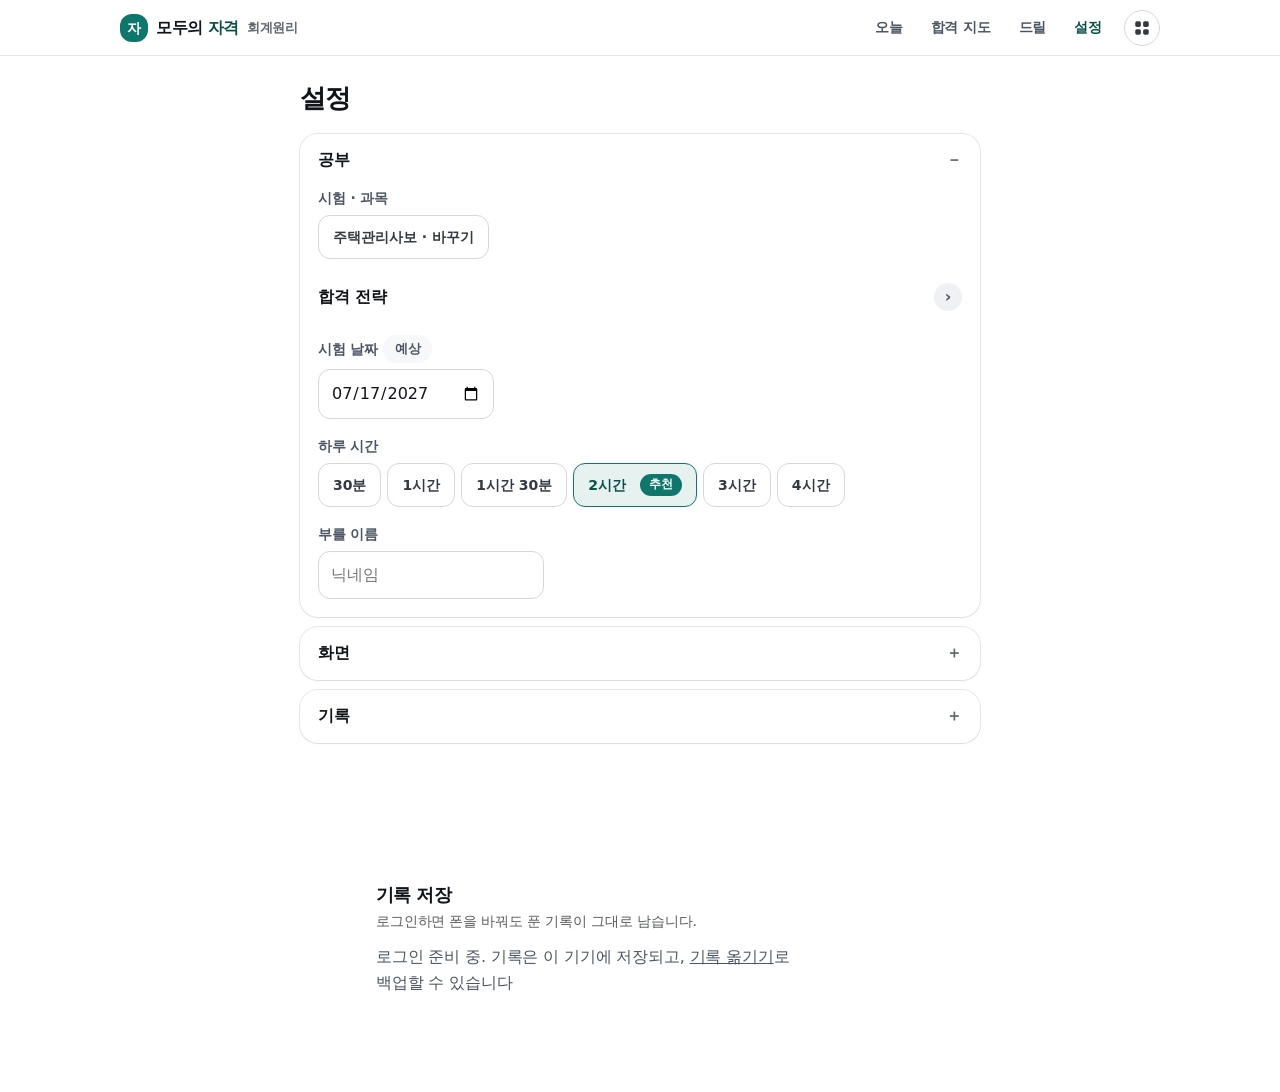
<file: settings.html>
<!doctype html>
<html lang="ko">
<head>
<meta charset="utf-8">
<meta name="theme-color" content="#0F766E">
<meta name="viewport" content="width=device-width,initial-scale=1,viewport-fit=cover">
<title>설정 — 모두의 자격</title>
<link rel="icon" href="icons/favicon.svg" type="image/svg+xml"><link rel="apple-touch-icon" href="icons/icon-192.png">
<link rel="manifest" href="manifest.webmanifest">
<script>try{document.documentElement.dataset.skin=localStorage.getItem("mj.skin")||"white"}catch(e){document.documentElement.dataset.skin="white"}</script>
<link rel="stylesheet" href="css/app.css?v=1112k">
<style>
  /* 설정은 묶음별로 접는다 — 주르륵 스크롤 금지(모두의 통사 0919) */
  .hd{padding:26px 0 8px}
  .hd h1{font-size:26px}
  details{background:var(--surface);border:1px solid var(--line);border-radius:var(--r3);margin-top:10px}
  summary{list-style:none;cursor:pointer;padding:16px 18px;font-weight:800;font-size:16px;display:flex;justify-content:space-between}
  summary::-webkit-details-marker{display:none}
  summary::after{content:"＋";color:var(--ink-4)}
  details[open] summary::after{content:"－"}
  details .in{padding:0 18px 18px;display:flex;flex-direction:column;gap:16px}
  .f label{display:block;font-size:14px;color:var(--ink-3);font-weight:700;margin-bottom:6px}
  .seg{display:flex;flex-wrap:wrap;gap:6px}
  .seg button{appearance:none;border:1.5px solid var(--line-2);background:var(--surface);color:var(--ink-2);border-radius:var(--r2);
    padding:9px 13px;font-weight:700;font-size:14px;cursor:pointer;display:flex;align-items:center;gap:6px}
  .seg button[aria-pressed="true"]{border-color:var(--cta);color:var(--cta-2);background:var(--cta-soft)}
  .seg i{width:14px;height:14px;border-radius:50%;box-shadow:inset 0 0 0 1px rgba(128,128,128,.5)}
  input[type=text],input[type=date]{font:inherit;font-size:16px;padding:10px 12px;border:1.5px solid var(--line-2);border-radius:var(--r2);background:var(--surface);color:var(--ink)}
  textarea{width:100%;min-height:80px;font:11.5px/1.4 monospace;border:1px solid var(--line-2);border-radius:var(--r2);background:var(--surface-2);color:var(--ink-2)}
  .msg{font-size:14px;color:var(--ok)}
</style>
<link rel="stylesheet" href="css/login.css">
</head>
<body>
<div class="page">
  <div class="hd"><h1>설정</h1></div>

  <details open><summary>공부</summary><div class="in">
    <div class="f"><label>시험 · 과목</label><div class="seg"><button type="button" id="trk"></button></div></div>
    <div class="f"><a class="rowlink" href="#" id="strat"><b>합격 전략</b><span class="go">›</span></a></div>
    <div class="f"><label>시험 날짜 <span class="chip" id="gm"></span></label><input type="date" id="goal"></div>
    <div class="f"><label>하루 시간</label><div class="seg" id="min"></div></div>
    <div class="f"><label>부를 이름</label><input type="text" id="nm" maxlength="12" placeholder="닉네임"></div>
  </div></details>

  <details><summary>화면</summary><div class="in">
    <div class="f"><label>스킨</label><div class="seg" id="skin"></div></div>
    <div class="f"><label>등급 배지</label><div class="seg" id="tier"></div></div>
  </div></details>

  <details><summary>기록</summary><div class="in">
    <div class="f"><label>기록 옮기기 — 이 글을 복사해 다른 기기의 같은 칸에 붙여 넣어요</label>
      <textarea id="ex" readonly></textarea>
      <div class="seg" style="margin-top:8px"><button type="button" id="cp">복사</button><button type="button" id="im">붙여 넣은 기록 되살리기</button></div>
      <p class="msg" id="msg"></p></div>
    <div class="f"><label>처음부터</label><div class="seg"><button type="button" id="again">첫 설정 다시 하기</button><button type="button" id="rs">기록 전부 지우기</button></div></div>
  </div></details>
</div>
<script src="js/catalog.js?v=1111h"></script>
<script src="data/ready.js?v=1111h"></script>
<script src="js/boot.js?v=1112b"></script>
<script src="js/store.js?v=1111h"></script>
<script src="js/strat.js?v=1111h"></script>
<script>
(function () {
  "use strict";
  GB.mountNav("settings.html");
  var $ = function (id) { return document.getElementById(id); };
  function seg(host, items, cur, on) {
    host.innerHTML = items.map(function (x) {
      return '<button type="button" data-v="' + x.v + '" aria-pressed="' + (String(x.v) === String(cur)) + '">' + (x.c ? '<i style="background:' + x.c + '"></i>' : "") + x.n + "</button>";
    }).join("");
    host.querySelectorAll("button").forEach(function (b) {
      b.onclick = function () {
        host.querySelectorAll("button").forEach(function (x) { x.setAttribute("aria-pressed", String(x === b)); });
        on(b.dataset.v);
      };
    });
  }
  function drawGoal() { $("goal").value = GB.goal(); $("gm").textContent = GB.goalMark(); }
  $("trk").textContent = GB.track().name + " · 바꾸기";
  $("trk").onclick = function () { location.href = "start.html?step=exam"; };
  drawGoal();
  $("goal").onchange = function () { if (this.value) { GB.setGoal(this.value, true); drawGoal(); } };
  seg($("min"), GB.minOpts().map(function (m) { return { v: m, n: GB.minText(m) }; }), GB.minutes(), function (v) { GB.setMinutes(+v); });
  $("nm").value = GB.name();
  $("nm").onchange = function () { GB.setName(this.value); };
  seg($("tier"), [{ v: "1", n: "보기" }, { v: "0", n: "숨기기" }], GB.tierOn() ? "1" : "0", function (v) { GB.setTierOn(v === "1"); });
  seg($("skin"), GB.SKINS.map(function (s) { return { v: s.v, n: s.n, c: s.c }; }), GB.skin(), function (v) { GB.setSkin(v); });

  $("ex").value = GB.exportData();
  $("cp").onclick = function () { $("ex").select(); try { navigator.clipboard.writeText($("ex").value); } catch (e) { document.execCommand("copy"); } $("msg").textContent = "복사했어요."; };
  $("im").onclick = function () {
    var t = prompt("다른 기기에서 복사한 기록을 붙여 넣어요");
    if (!t) return;
    try { GB.importData(t); $("msg").textContent = "되살렸어요."; setTimeout(function () { location.reload(); }, 600); }
    catch (e) { $("msg").textContent = "형식이 달라요. 복사한 글 전체를 붙여 넣어요."; }
  };
  $("again").onclick = function () {
    try { var p = JSON.parse(localStorage.getItem("mj.pref.v1") || "{}"); delete p.onboarded; localStorage.setItem("mj.pref.v1", JSON.stringify(p)); } catch (e) {}
    location.href = "start.html";
  };
  $("rs").onclick = function () { if (confirm("푼 기록을 전부 지울까요? 되돌릴 수 없어요.")) { GB.reset(); location.reload(); } };
})();
</script>
<script>document.getElementById("strat").onclick = function (e) { e.preventDefault(); MJSTRAT.open(); };</script>
<script src="js/zzsfx.js?v=1111h" defer></script><script src="js/zzajan.js?v=1111h" defer></script>
<script src="js/terrahome.js?v=1111h" data-slot=".nav .in" defer></script>
<script src="js/supa.config.js?v=1111h"></script>
<script src="js/auth.js?v=09644262" data-service="jagyeok" data-prefixes="mj.,stree.,terra.strat.,terra.coachmark."></script>
<script src="js/research.js?v=1111h" data-service="jagyeok"></script>
<script>
/* 화면표준 10절 — 하루 시간 단추 중 앱이 권하는 시간에 「추천」 표시 */
(function () {
  function mark() {
    try {
      var rec = GB.MIN_REC || (GB.exam && GB.exam().minDef), t = GB.minText ? GB.minText(rec) : GB.hm(rec), host = document.getElementById("min");
      if (!host || host.querySelector(".recpill")) return;
      Array.prototype.forEach.call(host.querySelectorAll("button"), function (b) { if (b.textContent.trim() === t) b.insertAdjacentHTML("beforeend", '<em class="recpill">추천</em>'); });
    } catch (e) {}
  }
  mark(); try { new MutationObserver(mark).observe(document.getElementById("min"), { childList: true, subtree: true }); } catch (e) {}
})();
</script>
<script src="js/loginui.js?v=d6aeb6b4"></script>
<script src="js/loginslot.js?v=709f0ec2"></script>
</body>
</html>
</file>
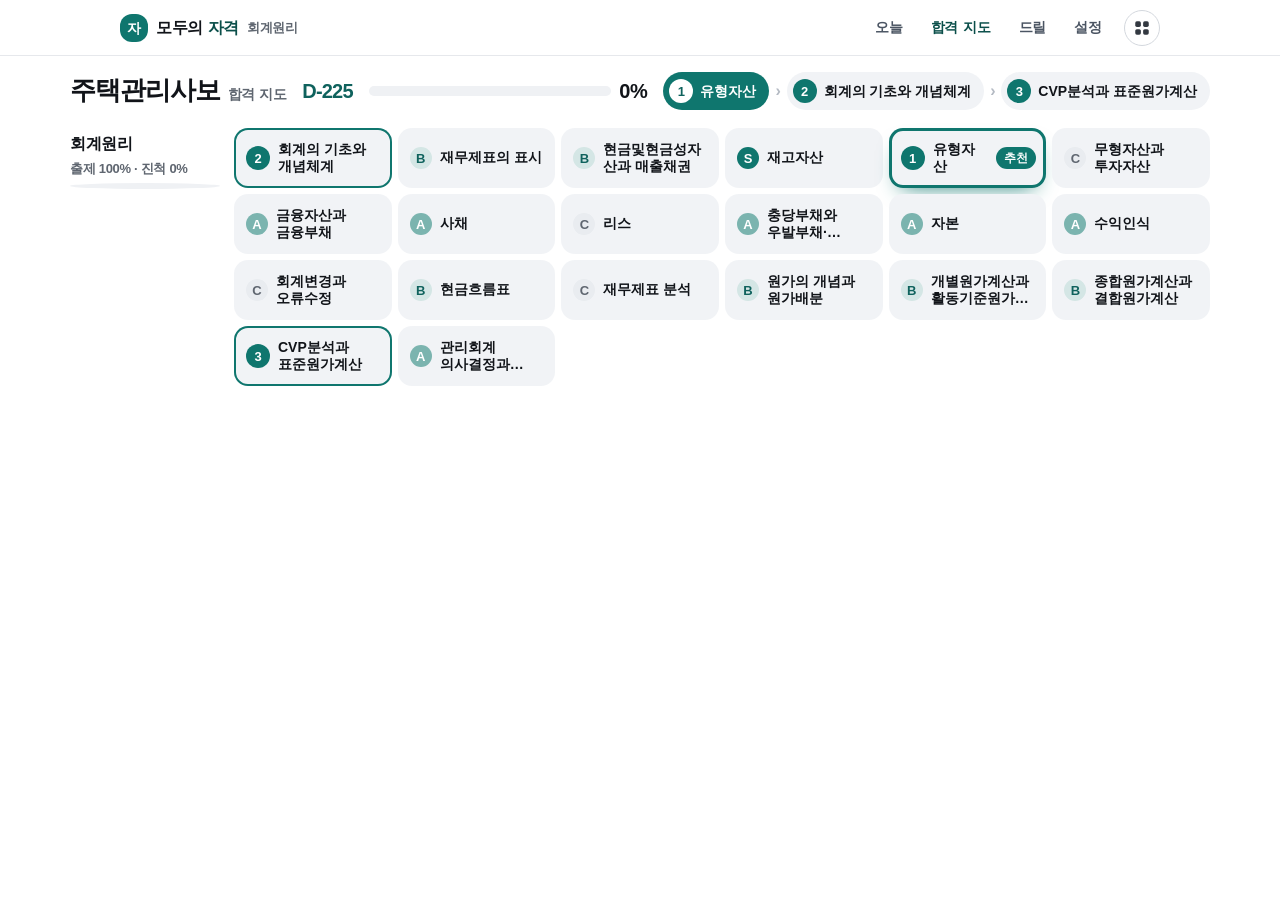
<file: skilltree.html>
<!doctype html>
<html lang="ko">
<head>
<meta charset="utf-8">
<meta name="theme-color" content="#0F766E">
<title>합격 지도 — 모두의 자격</title>
<meta name="viewport" content="width=device-width,initial-scale=1,viewport-fit=cover">
<link rel="icon" href="icons/favicon.svg" type="image/svg+xml"><link rel="apple-touch-icon" href="icons/icon-192.png">
<link rel="manifest" href="manifest.webmanifest">
<script>try{document.documentElement.dataset.skin=localStorage.getItem("mj.skin")||"white"}catch(e){document.documentElement.dataset.skin="white"}</script>
<link rel="stylesheet" href="css/app.css?v=1112k">
<link rel="stylesheet" href="css/stree.css?v=1111h">
<style>
  .mapwrap{max-width:1180px;margin:0 auto;padding:16px 20px calc(62px + 40px + env(safe-area-inset-bottom))}
</style>
</head>
<body>
<div class="mapwrap"><div id="map"></div></div>
<script src="js/catalog.js?v=1111h"></script>
<script src="data/ready.js?v=1111h"></script>
<script src="js/boot.js?v=1112b"></script>
<script src="js/store.js?v=1111h"></script>
<script src="js/tera-map.js?v=1111h"></script>
<script>window.PM_PRE = "mj";</script>
<script src="js/journal-rec.js?v=1111h"></script>
<script src="js/passmap.js?v=1111h"></script>
<script>if (window.GB) GB.mountNav("skilltree.html");</script>
<script src="js/supa.config.js?v=1111h"></script>
<script src="js/auth.js?v=09644262" data-service="jagyeok" data-prefixes="mj.,stree.,terra.strat.,terra.coachmark."></script>
<script src="js/research.js?v=1111h" data-service="jagyeok"></script>
</body>
</html>
</file>
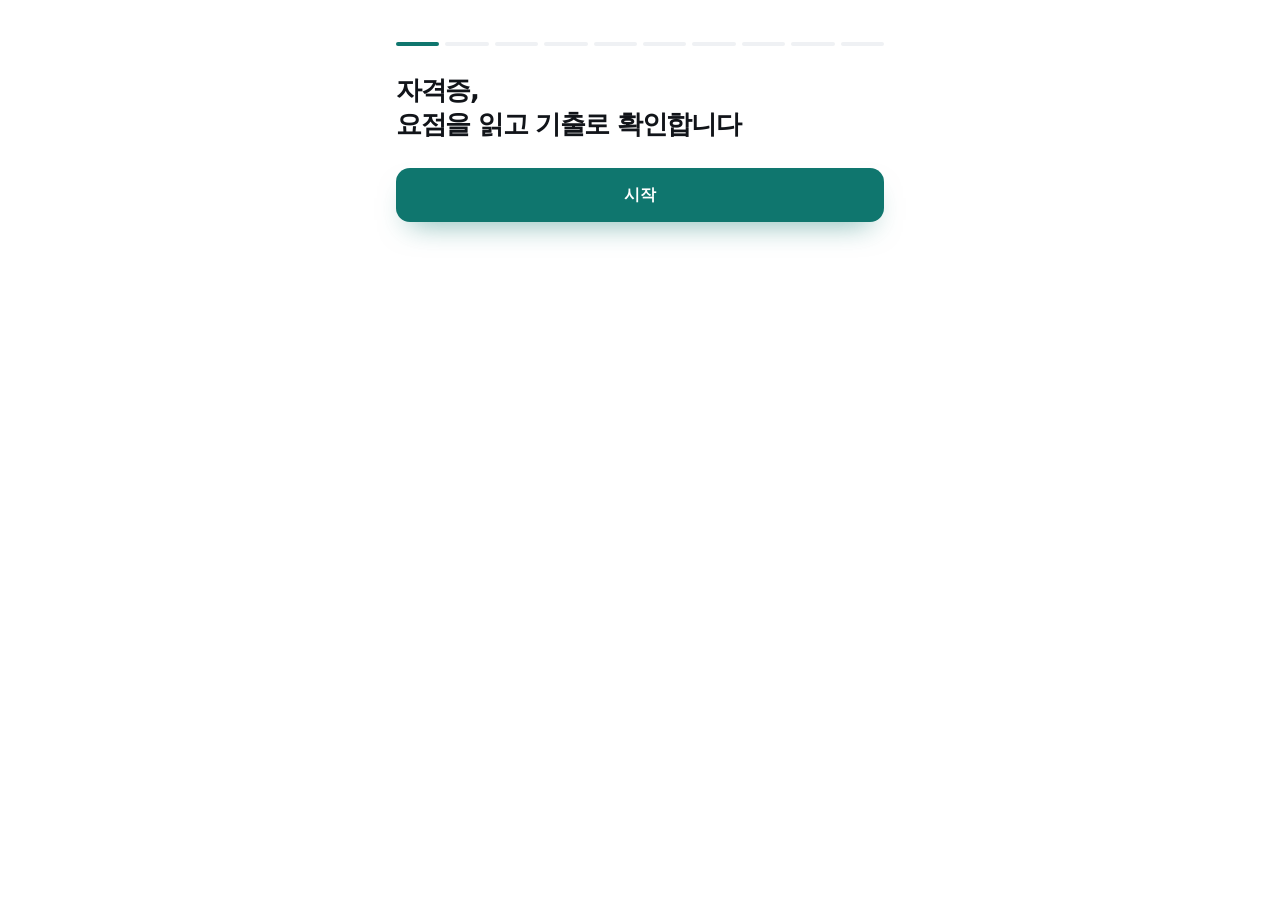
<file: start.html>
<!doctype html>
<html lang="ko">
<head>
<meta charset="utf-8">
<meta name="theme-color" content="#0F766E">
<meta name="viewport" content="width=device-width,initial-scale=1,viewport-fit=cover">
<title>시작 — 모두의 자격</title>
<link rel="icon" href="icons/favicon.svg" type="image/svg+xml"><link rel="apple-touch-icon" href="icons/icon-192.png">
<link rel="manifest" href="manifest.webmanifest">
<script>try{document.documentElement.dataset.skin=localStorage.getItem("mj.skin")||"white"}catch(e){document.documentElement.dataset.skin="white"}</script>
<link rel="stylesheet" href="css/app.css?v=1112k">
<style>
  /* 첫 설정 — 한 화면에 질문 하나, 큰 단추 하나(모두의 통사 start.html · 헤이링 방식) */
  .wrap{max-width:520px;margin:0 auto;padding:28px 16px 48px;min-height:100vh;display:flex;flex-direction:column}
  .dots{display:flex;gap:6px;margin-bottom:28px}
  .dots i{flex:1;height:4px;border-radius:999px;background:var(--surface-3)}
  .dots i.on{background:var(--cta)}
  h1{font-size:26px;letter-spacing:-.05em}
  .lead{color:var(--ink-3);font-size:16px;margin:8px 0 0}
  .body{flex:1;margin-top:26px}
  .opts{display:flex;flex-direction:column;gap:10px}
  .opts button{appearance:none;position:relative;text-align:left;border:1.5px solid var(--line-2);background:var(--surface);
    border-radius:var(--r3);padding:16px 18px;font-size:16px;font-weight:700;color:var(--ink);cursor:pointer;display:flex;justify-content:space-between;align-items:center}
  .opts button small{font-size:14px;color:var(--ink-3);font-weight:600}
  .opts button[aria-pressed="true"]{border:2px solid var(--cta);background:var(--cta-soft)}
  .opts.g2{display:grid;grid-template-columns:1fr 1fr}
  input[type=text],input[type=date]{width:100%;font:inherit;font-size:20px;padding:15px 16px;border:1.5px solid var(--line-2);
    border-radius:var(--r3);background:var(--surface);color:var(--ink)}
  input:focus{outline:none;border-color:var(--cta)}
  .foot{display:flex;flex-direction:column;gap:10px;margin-top:24px}
  .skip{appearance:none;border:0;background:none;color:var(--ink-4);font-size:14px;cursor:pointer;padding:6px;position:relative}
  .skip .tip{display:none;position:absolute;bottom:130%;left:50%;transform:translateX(-50%);width:250px;background:var(--ink);color:var(--bg);
    font-size:14px;padding:8px 10px;border-radius:var(--r1);line-height:1.45}
  .skip:hover .tip,.skip:focus .tip,.skip.on .tip{display:block}
  .dateline{display:flex;align-items:center;gap:8px;margin-bottom:12px;font-size:26px;font-weight:800;letter-spacing:-.05em}
  .qhd{display:flex;justify-content:space-between;align-items:center;font-size:14px;color:var(--ink-3);font-weight:700}
  .perpart{display:flex;flex-direction:column;gap:10px;margin-top:18px}
  .perpart div{display:grid;grid-template-columns:1fr 60px;gap:6px 10px;align-items:center;font-size:14px}
  .perpart .bar{grid-column:1 / -1}
  .from{margin-top:20px;padding:16px;border:1px solid var(--line);border-radius:var(--r3);background:var(--surface)}
  .from b{display:block;font-size:14px;color:var(--ink-3);margin-bottom:6px}
</style>
</head>
<body>
<div class="wrap">
  <div id="th-slot" style="display:flex;margin-bottom:14px"></div>
  <div class="dots" id="dots"></div>
  <div id="scr"></div>
</div>

<script src="js/catalog.js?v=1111h"></script>
<script src="data/ready.js?v=1111h"></script>
<script src="js/boot.js?v=1112b"></script>
<script src="js/judge.js?v=1111h"></script>
<script src="js/store.js?v=1111h"></script>
<script src="js/strat.js?v=1111h"></script>
<script>
(function () {
  "use strict";
  var $ = function (id) { return document.getElementById(id); }, esc = GB.esc;
  var LIMIT = 15000;     /* 배치 시험 한 문장 제한 — 행정법 선지는 통사 O·X(10초)보다 길어 15초 */
  var STEPS = ["intro", "exam", "series", "subs", "name", "date", "min", "how", "check", "done"];
  /* 과목이 정해진 뒤 실력 확인은 그 학생 과목 중 준비된 첫 과목으로 — 지금 실린 자료가 다르면 그 과목으로 다시 연다 */
  var 시작단계 = new URLSearchParams(location.search).get("step");
  var at = 0, A = { rec: [] };

  function dots() {
    $("dots").innerHTML = STEPS.map(function (s, i) { return '<i class="' + (i <= at ? "on" : "") + '"></i>'; }).join("");
  }
  function go(i) { at = i; dots(); 화면[STEPS[i]](); window.scrollTo(0, 0); }
  function nextStep() { go(at + 1); }

  var 화면 = {
    intro: function () {
      $("scr").innerHTML = '<h1>자격증,<br>요점을 읽고 기출로 확인합니다</h1>' +
        '<div class="body"></div><div class="foot"><button class="btn block" id="n">시작</button></div>';
      $("n").onclick = nextStep;
    },
    name: function () {
      $("scr").innerHTML = "<h1>이름</h1>" +
        '<div class="body"><input type="text" id="nm" maxlength="12" placeholder="닉네임" value="' + esc(GB.name()) + '"></div>' +
        '<div class="foot"><button class="btn block" id="n">다음</button></div>';
      $("nm").focus();
      $("nm").onkeydown = function (e) { if (e.key === "Enter") $("n").click(); };
      $("n").onclick = function () { GB.setName($("nm").value); nextStep(); };
    },
    exam: function () {
      var cur = null;
      try { cur = (JSON.parse(localStorage.getItem("mj.pref.v1") || "{}").exam) || null; } catch (e) {}
      $("scr").innerHTML = "<h1>어떤 시험을 봐요?</h1><p class=\"lead\">시험에 맞춰 과목과 기출을 골라 드려요.</p>" +
        '<div class="body"><div class="opts" id="op">' + CATALOG.EXAMS.map(function (e) {
          return '<button type="button" data-v="' + e.id + '" aria-pressed="' + (e.id === cur) + '">' + e.name + "<small>" + e.sub + "</small></button>";
        }).join("") + "</div></div>";
      $("op").querySelectorAll("button").forEach(function (b) {
        b.onclick = function () {
          b.setAttribute("aria-pressed", "true");
          var e = CATALOG.exam(b.dataset.v);
          GB.setExam(e.id, null);
          setTimeout(function () { go(STEPS.indexOf(e.series ? "series" : "subs")); }, 120);
        };
      });
    },
    series: function () {
      var e = GB.exam();
      if (!e.series) return go(STEPS.indexOf("subs"));
      if (e.series.length === 1) { GB.setExam(e.id, e.series[0].id); return go(STEPS.indexOf("subs")); }   /* 고를 것이 하나뿐이면 묻지 않는다 */
      $("scr").innerHTML = "<h1>" + esc(e.seriesQ || "어느 급수예요?") + "</h1><p class=\"lead\">" + esc(e.name) + " · " + esc(e.seriesLead || "급수마다 과목이 달라요.") + "</p>" +
        '<div class="body"><div class="opts" id="op">' + e.series.map(function (x) {
          return '<button type="button" data-v="' + x.id + '">' + x.name + "<small>" +
            x.subs.map(function (k) { return CATALOG.name(k); }).join(" · ") + "</small></button>";
        }).join("") + "</div></div>";
      $("op").querySelectorAll("button").forEach(function (b) {
        b.onclick = function () { b.setAttribute("aria-pressed", "true"); GB.setExam(e.id, b.dataset.v); setTimeout(nextStep, 120); };
      });
    },
    subs: function () {
      var ss = GB.subs();
      MJSTRAT.auto();   /* 시험(급수)을 고른 직후 — 합격 전략을 처음 한 번 */
      $("scr").innerHTML = "<h1>이 과목들을 봐요</h1><p class=\"lead\">" + esc(GB.track().name) + " 시험 과목이에요. 준비된 과목부터 풀 수 있어요.</p>" +
        '<div class="body"><div class="opts">' + ss.map(function (k) {
          var r = CATALOG.ready(k);
          return '<button type="button" disabled style="cursor:default;opacity:1">' + CATALOG.name(k) + "<small>" +
            (r ? "기출 " + GB.num(CATALOG.count(k)) + "개" : "준비 중") + "</small></button>";
        }).join("") + "</div></div>" +
        '<div class="foot"><button class="btn block" id="n">좋아요</button></div>';
      $("n").onclick = nextStep;
    },
    date: function () {
      var tr = GB.track();
      $("scr").innerHTML = "<h1>시험 날짜</h1>" +
        '<div class="body"><div class="dateline num"><span id="dv">' + GB.goal().replace(/-/g, ".") + '</span><span class="chip" id="dm">' + GB.goalMark() + "</span></div>" +
        '<input type="date" id="di" value="' + GB.goal() + '"></div>' +
        '<div class="foot"><button class="btn block" id="n">이 날짜로</button></div>';
      $("di").onchange = function () {
        if (!this.value) return;
        GB.setGoal(this.value, true);
        $("dv").textContent = this.value.replace(/-/g, "."); $("dm").textContent = "직접";
      };
      $("n").onclick = nextStep;
    },
    min: function () {
      var cur = GB.minutes();
      $("scr").innerHTML = "<h1>하루 공부 시간</h1>" +
        '<div class="body"><div class="opts g2" id="op">' + GB.minOpts().map(function (m) {
          return '<button type="button" data-v="' + m + '" aria-pressed="' + (m === cur) + '">' + GB.minText(m) + "<small>약 " + Math.round(m * 60 / GB.SEC_PER) + "개</small>" +
            (m === GB.exam().minDef ? '<span class="bdg">추천</span>' : "") + "</button>";
        }).join("") + "</div></div>";
      $("op").querySelectorAll("button").forEach(function (b) {
        b.onclick = function () { GB.setMinutes(+b.dataset.v); b.setAttribute("aria-pressed", "true"); setTimeout(nextStep, 120); };
      });
    },
    how: function () {
      /* 11-06 대표님: 개념 공부 없이 바로 문제부터 시작하는 것 금지 — 첫 줄이 개념, 실력 확인은 고른 사람만 */
      $("scr").innerHTML = "<h1>어디서부터 시작해요?</h1>" +
        '<div class="body"><div class="opts" id="op">' +
        '<button type="button" id="hc"><span>개념부터 볼게요<br><small>오늘 쟁점의 요점을 읽고 문제로 넘어가요</small></span></button>' +
        '<button type="button" id="hd"><span>실력부터 확인할게요<br><small>O·X 문장으로 약한 쟁점을 찾아요</small></span></button>' +
        "</div></div>";
      $("hc").onclick = function () { GB.setOnboarded(); location.href = "index.html"; };
      $("hd").onclick = nextStep;
    },
    check: function () {
      var mine = GB.subs().filter(function (k) { return CATALOG.ready(k); });
      if (mine.length && mine.indexOf(GB.cur()) < 0) { location.replace("start.html?s=" + mine[0] + "&step=check"); return; }
      if (!mine.length) return go(STEPS.indexOf("done"));
      var set = GB.placementSet(20), i = 0, timer = null, t0 = 0;
      if (set.length < 5) return go(STEPS.indexOf("done"));   /* O·X 문장이 없는 과목 — 실력 확인 없이 시작 */
      function one() {
        if (i >= set.length) { clearInterval(timer); return fin(); }
        var q = set[i]; t0 = Date.now();
        $("scr").innerHTML = '<div class="qhd"><span>실력 확인 ' + (i + 1) + " / " + set.length + '</span><span class="chip">' + esc(GB.node(q.n).name) + "</span></div>" +
          '<div class="tmr" id="tm"><i style="width:100%"></i></div>' +
          '<div class="qcard" style="margin-top:14px"><p class="sent stemq">' + esc(q.t) + "</p></div>" +
          '<div class="oxb" id="oxb"><button type="button" data-a="O">O</button><button type="button" data-a="X">X</button></div>' +
          '<div class="foot"><button class="skip" id="sk">건너뛰기<span class="tip">스무 문장을 다 풀어야 어디서부터 할지 정확히 골라요.</span></button></div>';
        var locked = false;
        function pick(a) {
          if (locked) return; locked = true;
          var ms = Date.now() - t0, to = a == null, ok = !to && a === q.ox;
          $("oxb").querySelectorAll("button").forEach(function (x) {
            x.disabled = true;
            if (x.dataset.a === q.ox) x.dataset.s = "ok"; else if (x.dataset.a === a) x.dataset.s = "no";
          });
          A.rec.push({ id: q.i, ok: ok, ms: ms, to: to });
          if (window.ZZ) { if (ok) ZZ.ok(document.querySelector('#oxb [data-s="ok"]')); else ZZ.no(document.querySelector('#oxb [data-s="no"]')); }
          GB.answer(q.i, ok, { ms: ms, kind: to ? "시간초과" : ok ? "정답" : "오답" });
          i++; setTimeout(one, ok ? 450 : 1100);
        }
        $("oxb").querySelectorAll("button").forEach(function (b) { b.onclick = function () { pick(b.dataset.a); }; });
        var armed = false;
        $("sk").onclick = function () {
          if (!armed) { armed = true; this.classList.add("on"); this.firstChild.textContent = "그래도 건너뛰기";
            var me = this; setTimeout(function () { armed = false; me.classList.remove("on"); me.firstChild.textContent = "건너뛰기"; }, 6000); return; }
          clearInterval(timer); A.skipped = true; fin();
        };
        clearInterval(timer);
        timer = setInterval(function () {
          var left = LIMIT - (Date.now() - t0), el = $("tm");
          if (!el) return;
          el.firstChild.style.width = Math.max(0, left / LIMIT * 100) + "%";
          el.classList.toggle("low", left < LIMIT * 0.3);
          if (left <= 0) { clearInterval(timer); pick(null); }
        }, 100);
      }
      function fin() { A.place = GB.setPlacement(A.rec); nextStep(); }
      one();
    },
    done: function () {
      var p = A.place || GB.placement() || { n: 0, ok: 0, per: {} };
      /* ★ 「여기서부터」는 홈의 오늘 할 것이 실제로 고른 쟁점과 같아야 한다 — 다르면 학생이 헷갈린다 */
      var from = GB.today().foci.slice(0, 3);
      var fast = A.rec.filter(function (r) { return r.ok && r.ms < 6000; }).length;
      if (window.ZZ && p.n && !A.starred) { A.starred = 1; var rr = p.ok / p.n; var kk = rr >= 1 ? 3 : rr >= 0.7 ? 2 : rr >= 0.4 ? 1 : 0; if (kk) ZZ.stars(kk); }
      $("scr").innerHTML = "<h1>" + (p.n ? p.n + "문장 중 " + p.ok + "개" : "좋아요, 바로 시작해요") + "</h1>" +
        (p.n ? '<p class="lead">바로(6초 안에) 맞힌 것 ' + fast + "개 · 시간 넘긴 것 " + A.rec.filter(function (r) { return r.to; }).length + "개</p>" : "") +
        '<div class="body">' +
        (p.n ? '<div class="perpart">' + GB.parts.filter(function (pt) { return p.per[pt.no]; }).map(function (pt) {
          var x = p.per[pt.no];
          return "<div><span>" + esc(pt.name) + '</span><span class="num" style="text-align:right">' + x.ok + " / " + x.n + '</span><div class="bar"><i style="width:' + Math.round(x.ok / x.n * 100) + '%"></i></div></div>';
        }).join("") + "</div>" : "") +
        (from.length ? '<div class="from"><b>여기서부터</b>' + from.map(function (n) { return esc(n.name); }).join(" · ") + "</div>" : "") +
        '</div><div class="foot"><button class="btn block" id="n">오늘 할 것 보기</button></div>';
      $("n").onclick = function () { GB.setOnboarded(); location.href = "index.html"; };
    }
  };
  /* ?exam=<시험id> — 모두의 시험 허브 카드에서 바로 그 시험으로(2026-10-13). 이미 그 시험으로 설정한 학생은 오늘 화면으로 */
  var 시험지정 = new URLSearchParams(location.search).get("exam"), 지정 = 시험지정 && CATALOG.exam(시험지정);
  if (지정 && GB.onboarded() && GB.exam().id === 지정.id) { location.replace("index.html"); return; }
  if (지정) { GB.setExam(지정.id, null); go(STEPS.indexOf(지정.series ? "series" : "subs")); return; }
  go(시작단계 && STEPS.indexOf(시작단계) >= 0 ? STEPS.indexOf(시작단계) : 0);
})();
</script>

<script src="js/terrahome.js?v=1111h" data-slot="#th-slot" defer></script>
<script src="js/supa.config.js?v=1111h"></script>
<script src="js/auth.js?v=09644262" data-service="jagyeok" data-prefixes="mj.,stree.,terra.strat.,terra.coachmark."></script>
<script src="js/research.js?v=1111h" data-service="jagyeok"></script>
</body>
</html>
</file>
<file: css/app.css>
.gc{display:inline-block;font-style:normal;font-size:.72em;font-weight:700;line-height:1;padding:.32em .6em;margin-left:.35em;border-radius:999px;vertical-align:.12em;color:#fff;background:#0F766E;letter-spacing:.02em}
/* ═══════════════════════════════════════════════════════════
   진격의 공시 · 행정법 — 화면 공통 (2026-09-23)

   색은 변수로만 쓴다. 화면 코드에 색을 박으면 다른 스킨이 깨진다.
   스킨 셋 — 화이트(기본: 흑백 + 빨강 하나, 모두의 통사 0922 기본과 같다) ·
             종이(크림 + 파랑, 모두의 수학) · 밤(어두움).
   ═══════════════════════════════════════════════════════════ */
@import url("https://cdn.jsdelivr.net/gh/orioncactus/pretendard@v1.3.9/dist/web/variable/pretendardvariable-dynamic-subset.min.css");

:root{
  --bg:#FFFFFF; --bg-2:#FAFAFB; --surface:#FFFFFF; --surface-2:#F7F8FA; --surface-3:#EFF1F4;
  --line:#E6E8EC; --line-2:#D3D7DD; --line-3:#B4BAC3;
  --ink:#111419; --ink-2:#333941; --ink-3:#4B5563; --ink-4:#5F6670;
  --cta:#0F766E; --cta-2:#0B5F59; --cta-soft:rgba(15,118,110,.10); --cta-line:rgba(15,118,110,.40);
  --ok:#16B364; --ok-soft:rgba(22,179,100,.10);
  --no:#E5322D; --no-soft:rgba(229,50,45,.08);
  --warn:#C2410C; --warn-soft:rgba(194,65,12,.09);      /* 오개념(확신 오답) — 빨강과 다르게 */
  --mark:rgba(15,118,110,.16);
  --lv0:#EFF1F4; --lv1:#D4ECEA; --lv2:#96D2CD; --lv3:#0F766E;   /* 성취 계단 — 진할수록 잘한 것 */
  --font:"Pretendard Variable",Pretendard,"Noto Sans KR","Malgun Gothic",system-ui,sans-serif;
  --r1:12px; --r2:12px; --r3:14px;
  --s1:8px; --s2:16px; --s3:24px; --s4:32px; --s5:48px;
  --nav-h:56px; --tab-h:62px;
  --nav-bg:rgba(255,255,255,.94);
  --shadow:0 1px 2px rgba(17,20,25,.05), 0 10px 24px -18px rgba(17,20,25,.28);
}
:root[data-skin="jelly"]{
  --bg:#FFF5F9; --bg-2:#FFEFF5; --surface:#FFFFFF; --surface-2:#FFF0F6; --surface-3:#FFE1EC;
  --line:#F6D3E0; --line-2:#EFBBD0; --line-3:#DE95B3;
  --ink:#2A1420; --ink-2:#44283A; --ink-3:#6A4659; --ink-4:#8A6377;
  --cta:#E8457F; --cta-2:#D12E68; --cta-soft:rgba(232,69,127,.09); --cta-line:rgba(232,69,127,.42);
  --ok:#16A34A; --ok-soft:rgba(132,204,22,.14);
  --no:#E11D48; --no-soft:rgba(225,29,72,.08);
  --warn:#C2410C; --warn-soft:rgba(194,65,12,.10);
  --mark:rgba(232,69,127,.16);
  --lv0:#FFE1EC; --lv1:#F9B6CE; --lv2:#F17AA6; --lv3:#E8457F;
  --nav-bg:rgba(255,245,249,.95);
}
:root[data-skin="night"]{
  --bg:#0B0D11; --bg-2:#0F1216; --surface:#14171C; --surface-2:#191D23; --surface-3:#22272E;
  --line:#262B33; --line-2:#323842; --line-3:#454D59;
  --ink:#F3F5F8; --ink-2:#D5DAE1; --ink-3:#AEB6C1; --ink-4:#8A929D;
  --cta:#16A34A; --cta-2:#22C55E; --cta-soft:rgba(22,163,74,.16); --cta-line:rgba(22,163,74,.45);
  --ok:#35D49A; --ok-soft:rgba(53,212,154,.13);
  --no:#FF4D57; --no-soft:rgba(255,77,87,.13);
  --warn:#F59E0B; --warn-soft:rgba(245,158,11,.14);
  --mark:rgba(22,163,74,.28);
  --lv0:#22272E; --lv1:#5A2A30; --lv2:#A8323B; --lv3:#FF4D57;
  --nav-bg:rgba(11,13,17,.9);
  --shadow:0 1px 2px rgba(0,0,0,.6), 0 18px 46px -22px rgba(0,0,0,.9);
}

*{box-sizing:border-box}
html{-webkit-text-size-adjust:100%}
body{margin:0;background:var(--bg);color:var(--ink);font-family:var(--font);
  font-size:16px;font-weight:500;line-height:1.6;letter-spacing:-.01em;word-break:keep-all;overflow-wrap:anywhere}
a{color:inherit}
button{font:inherit}
h1,h2,h3{letter-spacing:-.035em;line-height:1.3;margin:0;font-weight:800}
.page{max-width:760px;margin:0 auto;padding:0 16px 96px}
.muted{color:var(--ink-3)}
.num{font-variant-numeric:tabular-nums;font-weight:800}

/* ── 위 나비 (넓은 화면) · 아래 탭 (폰) ── */
.nav{position:sticky;top:0;z-index:60;height:var(--nav-h);background:var(--nav-bg);
  border-bottom:1px solid var(--line);backdrop-filter:saturate(1.2) blur(10px)}
.nav .in{max-width:1080px;margin:0 auto;height:100%;display:flex;align-items:center;gap:24px;padding:0 16px}
.logo{display:flex;align-items:baseline;gap:8px;text-decoration:none;font-weight:800;font-size:16px;letter-spacing:-.05em;white-space:nowrap}
.vh{position:absolute;width:1px;height:1px;overflow:hidden;clip:rect(0 0 0 0);white-space:nowrap}
.logo .sub{font-size:13px;font-weight:700;color:var(--ink-3);letter-spacing:-.02em}
.logo i{width:9px;height:9px;border-radius:12px;background:var(--cta);display:inline-block;transform:translateY(-1px) rotate(45deg)}
.navlinks{display:flex;gap:4px;margin-left:auto}
.navlinks a{text-decoration:none;color:var(--ink-3);font-weight:700;font-size:14px;padding:8px 12px;border-radius:var(--r1)}
.navlinks a:hover{color:var(--ink);background:var(--surface-2)}
.navlinks a.on{color:var(--ink);background:var(--surface-3)}
.tabbar{display:none}
@media (max-width:880px){
  .nav{backdrop-filter:none}                  /* fixed 자손의 기준 상자가 되어 탭이 위에 붙는다 — 끈다 */
  .navlinks{display:none}
  .tabbar{display:grid;grid-template-columns:repeat(4,1fr);position:fixed;left:0;right:0;bottom:0;z-index:70;
    height:calc(var(--tab-h) + env(safe-area-inset-bottom));padding-bottom:env(safe-area-inset-bottom);
    background:var(--nav-bg);border-top:1px solid var(--line)}
  .tabbar a{display:flex;flex-direction:column;align-items:center;justify-content:center;gap:2px;
    text-decoration:none;color:var(--ink-4);font-size:11.5px;font-weight:700}
  .tabbar a svg{width:22px;height:22px}
  .tabbar a.on{color:var(--cta)}
}

/* ── 부품 ── */
.card{background:var(--surface);border:1px solid var(--line);border-radius:var(--r3);padding:20px}
.btn{appearance:none;display:inline-flex;align-items:center;justify-content:center;gap:8px;
  border:0;border-radius:var(--r2);background:var(--cta);color:#fff;font-weight:800;font-size:16px;
  padding:15px 22px;cursor:pointer;text-decoration:none;transition:transform .08s,background .12s}
.btn:hover{background:var(--cta-2)}
.btn:active{transform:translateY(1px)}
.btn.block{display:flex;width:100%}
.btn.ghost{background:transparent;color:var(--ink-2);border:1.5px solid var(--line-2)}
.btn.ghost:hover{border-color:var(--ink-4);background:var(--surface-2)}
.btn.sm{font-size:14px;padding:10px 14px}
.btn:disabled{opacity:.4;cursor:default}
.chip{display:inline-flex;align-items:center;gap:4px;font-size:13px;font-weight:700;color:var(--ink-3);
  border:1px solid var(--line-2);border-radius:999px;padding:2px 10px;white-space:nowrap}
.chip.cta{color:var(--cta);border-color:var(--cta-line);background:var(--cta-soft)}
.bdg{position:absolute;top:-9px;right:10px;font-size:11.5px;font-weight:800;color:#fff;background:var(--cta);
  border-radius:999px;padding:1px 8px}
.bar{height:6px;border-radius:999px;background:var(--surface-3);overflow:hidden}
.bar i{display:block;height:100%;background:var(--cta);border-radius:999px}
.sec{margin-top:28px}
.sec>h2{font-size:16px;margin-bottom:10px;color:var(--ink-2)}
.list{display:flex;flex-direction:column;gap:8px}
.row{display:flex;align-items:center;gap:12px;padding:14px 16px;background:var(--surface);
  border:1px solid var(--line);border-radius:var(--r2);text-decoration:none}
.row:hover{border-color:var(--line-3)}
.row .t{flex:1;min-width:0}
.row .t b{display:block;font-size:16px}
.row .t span{display:block;font-size:14px;color:var(--ink-3)}
.row .go{color:var(--ink-4);font-weight:800}

/* ── O·X 한 문장 ── */
.prog{display:flex;gap:4px;margin:14px 0 10px}
.prog i{flex:1;height:5px;border-radius:999px;background:var(--surface-3)}
.prog i.ok{background:var(--ok)} .prog i.no{background:var(--no)} .prog i.warn{background:var(--warn)} .prog i.now{background:var(--ink-4)}
.qcard{background:var(--surface);border:1px solid var(--line-2);border-radius:var(--r3);padding:22px 20px}
.qcard .src{display:flex;flex-wrap:wrap;gap:6px;align-items:center;margin-bottom:12px}
.qcard .src .chip{max-width:100%;white-space:normal;border-radius:12px;line-height:1.35;padding:3px 10px}
.sent{font-size:20px;line-height:1.7;font-weight:600;letter-spacing:-.02em;margin:0}
mark{background:var(--mark);color:inherit;border-radius:12px;padding:0 1px}
.step{margin-top:18px}
.step h3{font-size:14px;color:var(--ink-3);font-weight:700;margin-bottom:8px}
.conf{display:grid;grid-template-columns:repeat(2,1fr);gap:8px}
.conf button{appearance:none;border:1.5px solid var(--line-2);background:var(--surface);color:var(--ink-2);
  border-radius:var(--r2);padding:12px 6px;font-size:16px;font-weight:700;cursor:pointer}
.conf button[aria-pressed="true"]{border-color:var(--cta);color:var(--cta-2);background:var(--cta-soft)}
.oxb{display:grid;grid-template-columns:1fr 1fr;gap:10px;margin-top:10px}
.oxb button{appearance:none;border:2px solid var(--line-2);background:var(--surface-2);color:var(--ink);
  border-radius:var(--r3);height:150px;font-size:26px;font-weight:800;cursor:pointer;line-height:1}
@media (max-width:420px){.oxb button{height:120px;font-size:26px}}
.oxb button:disabled{cursor:default;opacity:.35}
.oxb button[data-s="ok"]{border:3px solid var(--ok);color:var(--ok);background:var(--ok-soft);opacity:1}
.oxb button[data-s="no"]{border:3px solid var(--no);color:var(--no);background:var(--no-soft);opacity:1}
.hint{font-size:14px;color:var(--ink-4);text-align:center;margin-top:8px}
.verdict{margin-top:14px;border-radius:var(--r3);padding:16px 18px;border:1.5px solid var(--line-2);background:var(--surface-2)}
.verdict.good{border-color:var(--ok);background:var(--ok-soft)}
.verdict.bad{border-color:var(--no);background:var(--no-soft)}
.verdict.warn{border-color:var(--warn);background:var(--warn-soft)}
.verdict .top{display:flex;align-items:center;gap:10px;margin-bottom:6px}
.verdict .mk{font-size:20px;font-weight:800;line-height:1}
.verdict.good .mk{color:var(--ok)} .verdict.bad .mk{color:var(--no)} .verdict.warn .mk{color:var(--warn)}
.verdict .say{font-size:16px;font-weight:700;margin:0}
.verdict .ans{font-size:14px;color:var(--ink-2);margin:8px 0 0}
.pair{margin-top:12px;border-top:1px dashed var(--line-2);padding-top:12px}
.pair .lab{font-size:13px;font-weight:800;color:var(--ink-3);margin-bottom:6px}
.pair p{margin:0 0 6px;font-size:16px;line-height:1.65}
.acts{display:flex;gap:8px;margin-top:14px}
.acts .btn{flex:1}
.tmr{height:4px;border-radius:999px;background:var(--surface-3);overflow:hidden;margin-top:12px}
.tmr i{display:block;height:100%;background:var(--ink-3);transition:width .1s linear}
.tmr.low i{background:var(--no)}

/* 짝 두 문장 고르기 */
.two{display:grid;gap:10px;margin-top:12px}
.two button{appearance:none;text-align:left;border:2px solid var(--line-2);background:var(--surface);color:var(--ink);
  border-radius:var(--r3);padding:14px 16px;font-size:16px;line-height:1.65;font-weight:600;cursor:pointer;display:flex;gap:10px}
.two button b{flex:none;width:26px;height:26px;border-radius:50%;background:var(--surface-3);display:grid;place-items:center;font-size:14px}
.two button[data-s="ok"]{border:3px solid var(--ok);background:var(--ok-soft)}
.two button[data-s="no"]{border:3px solid var(--no);background:var(--no-soft)}
.two button:disabled{cursor:default}

/* 맞는 문장 모아 읽기 */
.readlist{display:flex;flex-direction:column;gap:10px;margin-top:12px}
.readlist p{margin:0;background:var(--surface);border:1px solid var(--line);border-left:4px solid var(--ok);
  border-radius:var(--r2);padding:12px 14px;font-size:16px;line-height:1.7}
.readlist p small{display:block;color:var(--ink-4);font-size:13px;margin-top:4px}

/* 끝 화면 */
.done{text-align:center;padding:36px 8px}
.done .big{font-size:26px;font-weight:800;letter-spacing:-.05em;line-height:1}
.grid3{display:grid;grid-template-columns:repeat(3,1fr);gap:8px;margin-top:16px}
.grid3 div{background:var(--surface);border:1px solid var(--line);border-radius:var(--r2);padding:12px 6px;text-align:center}
.grid3 b{display:block;font-size:20px;font-weight:800}
.grid3 span{font-size:13px;color:var(--ink-3)}

/* ── 스킬트리(옛 판 궤도) 호환 토큰 — skilltree.html 이 옛 base.css 이름을 쓴다 ── */
:root{
  --title:var(--font); --kr:var(--font); --mono:var(--font); --tw:800; --tls:-.05em; --s6:64px;
  --red:var(--cta); --red-2:var(--cta-2); --red-soft:var(--cta-soft); --red-line:var(--cta-line);
  --stage:#FFFFFF; --stage-2:#FFFFFF; --stage-line:#DEE1E6; --stage-ink:#111419; --stage-ink-2:#6B717A;
  --star:#E6E8EC; --neb-1:rgba(15,118,110,.07); --neb-2:rgba(17,20,25,.03); --core-glow:#0F766E;
  --fam-geo:#0F766E; --fam-soc:#148E84; --fam-eth:#97D2CD; --mint:#0F766E;
}
:root[data-skin="jelly"]{
  --stage:#FFFFFF; --stage-2:#FFF7FA; --stage-line:#F6D3E0; --stage-ink:#2A1420; --stage-ink-2:#6A4659;
  --star:#F6D3E0; --neb-1:rgba(232,69,127,.07); --neb-2:rgba(42,20,32,.03); --core-glow:#E8457F;
  --fam-geo:#E8457F; --fam-soc:#9D174D; --fam-eth:#F472B6; --mint:#BE185D;
}
:root[data-skin="night"]{
  --stage:#070B14; --stage-2:#0C1424; --stage-line:#2B3D5C; --stage-ink:#DEE8F8; --stage-ink-2:#A9BEDF;
  --star:#CFE0FF; --neb-1:rgba(66,110,190,.18); --neb-2:rgba(150,80,200,.14); --core-glow:#4E7BD6;
  --fam-geo:#4FC3E8; --fam-soc:#F5CC4A; --fam-eth:#B48CF2; --mint:#2FE0CE;
}

/* 아래 메뉴는 풀이 화면에도 둔다(선호대장 1차 — 반드시 있어야 함). 「다음」이 메뉴에 깔리지 않게 아래 여백을 넉넉히 */
.focus .page{padding-bottom:calc(var(--tab-h) + 48px)}
#after{scroll-margin-bottom:calc(var(--tab-h) + 24px)}
/* 사례형 문장 — 발문의 사례 글을 문장 위에 붙인다 */
.case{font-size:14px;line-height:1.65;color:var(--ink-2);background:var(--surface-2);border:1px solid var(--line);
  border-radius:var(--r2);padding:10px 12px;margin-bottom:12px}
.case b{display:inline-block;font-size:13px;font-weight:800;color:var(--ink-3);margin-right:6px}

/* ── 1차 판정 반영(0924) — 점등·보상·징검다리·해설 보기 ── */
.qcard.glow-ok{background:var(--ok-soft);border-color:var(--ok)}
.qcard.glow-no{background:var(--no-soft);border-color:var(--no)}
.reward{display:inline-flex;align-items:center;gap:4px;font-weight:800;color:var(--ok);font-size:16px;animation:pop .5s ease}
@keyframes pop{0%{transform:scale(.6);opacity:0}60%{transform:scale(1.15);opacity:1}100%{transform:scale(1)}}
.stones{display:flex;align-items:center;gap:6px;margin:14px 0 10px;min-width:0}
.stones i{width:12px;height:12px;border-radius:12px;background:var(--surface-3);flex:0 1 12px;min-width:4px}
.stones i.ok{background:var(--ok)} .stones i.no{background:var(--no)} .stones i.warn{background:var(--warn)}
.stones i.now{background:var(--ink);transform:scale(1.25)}
.stones .left{margin-left:auto;flex:none;padding-left:6px;font-size:14px;font-weight:800;color:var(--ink-3);white-space:nowrap}
.expl{margin-top:10px}
.expl>button{appearance:none;border:0;background:none;padding:6px 0;font-weight:800;font-size:14px;color:var(--ink-2);cursor:pointer;text-decoration:underline;text-underline-offset:4px}
.expl .body{display:none}
.expl.open .body{display:block}
/* 홈 — 불꽃·방패·출석 */
.flame{display:inline-flex;align-items:center;gap:4px}
.flame svg{width:22px;height:22px}
.shield{display:inline-flex;align-items:center;gap:8px;font-weight:800}
.shield svg{width:34px;height:38px}
.cal{display:grid;grid-template-columns:repeat(7,1fr);gap:4px;margin-top:8px}
.cal i{aspect-ratio:1;border-radius:12px;background:var(--surface-3);font-style:normal;font-size:11.5px;font-weight:800;
  display:grid;place-items:center;color:var(--ink-4)}
.cal i.on{background:var(--cta);color:#fff}
.cal i.today{outline:2px solid var(--ink);outline-offset:-2px}
.cal i.blank{background:none}
.cal b{font-size:11.5px;text-align:center;color:var(--ink-3)}

/* 기출 풀기(4지선다) */
.mcb{display:grid;gap:8px;margin-top:10px}
.mcb button{appearance:none;text-align:left;border:2px solid var(--line-2);background:var(--surface-2);color:var(--ink);
  border-radius:var(--r3);padding:14px 16px;font-size:16px;line-height:1.6;font-weight:600;cursor:pointer;display:flex;gap:10px}
.mcb button b{flex:none;font-weight:800}
.mcb button:disabled{cursor:default}
.mcb button[data-s="ok"]{border:3px solid var(--ok);background:var(--ok-soft)}
.mcb button[data-s="no"]{border:3px solid var(--no);background:var(--no-soft)}
.mcb.lock{opacity:.35;pointer-events:none}
.mcdata{white-space:pre-wrap;font-size:14px;line-height:1.75}

/* 발문 주제 — 선지가 주제를 받아 쓰는 과목(행정학 등) */
.topic{display:inline-block;font-size:14px;font-weight:800;color:var(--ink);background:var(--surface-3);border-radius:var(--r1);padding:3px 10px;margin-bottom:10px}

/* ── 2026-11-10 브랜드 포인트 색 통일 — 공용 zzstrat.js 의 빨강·검정 단추를 이 앱 포인트 색으로(공용 파일은 안 고침) ── */
html #zsy .nx{background:var(--cta)}
html #zsy .pg i{background:var(--cta)}
html .zs-fab,html .zs-btn{border-color:var(--cta)}
html .zs-fab svg,html .zs-btn svg{color:var(--cta)}
html #zs .vl i{background:var(--cta)}
.stones i.now{background:var(--cta)}
html #zs,html #zst,html #zsy{--zs-red:var(--cta)}
html #zzc .bub .go{background:var(--cta)}
html #zzc .bub .dots i.on{background:var(--cta)}

/* ══ 2026-11-10 화면 표준(테라러닝_허브\공용\디자인\화면표준_1110.md) — 흰 화면 기준. 밤·젤리 스킨은 색만 자기 값, 크기·모양은 이 표준 ══ */
:root{--pt-ink:color-mix(in srgb,var(--cta) 78%,#111419);--card-sh:0 1px 2px rgba(17,20,25,.05),0 0 0 1px #E6E8EC;--nav-h:56px;--tab-h:62px}
html body .page{max-width:720px;padding:0 20px calc(var(--tab-h) + 40px + env(safe-area-inset-bottom))}
html .th-home{display:none!important}

/* 1. 머리띠 */
html body .nav{height:56px;background:rgba(255,255,255,.94);border-bottom:1px solid #E6E8EC}
:root[data-skin="night"] body .nav{background:var(--nav-bg);border-bottom-color:var(--line)}
html body .nav .in{max-width:1080px;gap:10px;padding:0 20px}
html body .logo{flex:1 1 auto;min-width:0;align-items:center;gap:8px;font:800 16px/1 var(--font);letter-spacing:-.03em}
html body .logo i{display:none}
html body .logo .mk{flex:none;width:28px;height:28px;border-radius:12px;background:var(--cta);color:#fff;display:grid;place-items:center;font:800 14px/1 var(--font);letter-spacing:0}
html body .logo .nm{white-space:nowrap;color:var(--ink)}
html body .logo .nm em{font-style:normal;color:var(--pt-ink)}
html body .logo .sub{min-width:0;overflow:hidden;text-overflow:ellipsis;white-space:nowrap;font:600 13px/1 var(--font);color:#5F6670;letter-spacing:-.01em}
html body .navlinks{margin-left:0}
.gridbtn{flex:none;width:36px;height:36px;border-radius:50%;border:1px solid #D3D7DD;background:var(--surface);color:var(--ink-2);display:grid;place-items:center;text-decoration:none}
.gridbtn svg{width:18px;height:18px}

/* 2. 아래 탭 */
@media (max-width:959px){
  html body .nav .navlinks{display:none}
  html body .tabbar{display:grid;grid-template-columns:none;grid-auto-flow:column;grid-auto-columns:1fr;position:fixed;left:0;right:0;bottom:0;z-index:70;
    height:calc(62px + env(safe-area-inset-bottom));padding-bottom:env(safe-area-inset-bottom);background:rgba(255,255,255,.94);border-top:1px solid #E6E8EC;backdrop-filter:blur(10px)}
  :root[data-skin="night"] body .tabbar{background:var(--nav-bg);border-top-color:var(--line)}
}
@media (min-width:960px){html body .tabbar{display:none}}
html body .tabbar a{gap:3px;color:#5F6670;font:700 11.5px/1 var(--font);background:none}
html body .tabbar a svg{width:23px;height:23px;stroke-width:2.1}
html body .tabbar a.on{color:var(--pt-ink);background:none}
html body .navlinks a.on{background:none;color:var(--pt-ink)}
/* 떠 있는 합격전략 알약 — 탭 위 12px · 오른쪽 16px */
html #strat{position:fixed;right:16px;bottom:calc(62px + 12px + env(safe-area-inset-bottom));z-index:65;margin:0!important;width:auto}
html .zs-btn,html .zs-fab{position:fixed;right:16px;bottom:calc(62px + 12px + env(safe-area-inset-bottom));left:auto;top:auto;z-index:65;height:38px;display:inline-flex;align-items:center;gap:6px;
  padding:0 14px;border-radius:999px;background:#fff;border:1.5px solid var(--cta);color:var(--pt-ink);font:800 14px/1 var(--font);box-shadow:var(--card-sh)}
@media (min-width:960px){html #strat,html .zs-btn,html .zs-fab{bottom:24px}}
html #strat .zs-btn{position:static}
.focus .zs-btn,.focus .zs-fab,.focus #strat{display:none}

/* 공통 부품 */
html body .card{border-radius:18px;border:0;box-shadow:var(--card-sh)}
html body .btn{min-height:54px;padding:0 22px;border-radius:14px;font:800 16px/1 var(--font);background:var(--cta);color:#fff;box-shadow:none}
html body .btn:hover{background:var(--cta-2)}
html body .btn.ghost{background:transparent;color:var(--ink-2);box-shadow:none}
html body .btn.sm{min-height:40px;font-size:14px;border-radius:12px}
html body .btn.block{box-shadow:0 14px 30px -14px color-mix(in srgb,var(--cta) 60%,transparent)}

/* 3. 홈 */
html body .subs{gap:8px;padding:14px 0 0}
html body .subs a,html body .subs span{height:34px;display:inline-flex;align-items:center;padding:0 14px;border-radius:999px;border:1px solid #D3D7DD;background:var(--surface);color:#4B5563;font:700 14px/1 var(--font)}
html body .subs a.on{background:var(--cta-soft);border-color:transparent;color:var(--pt-ink)}
html body .subs span{color:#5F6670;border-style:dashed}
html body .exam{padding:18px 0 0}
html body .exam .k{font:600 13px/1.4 var(--font);color:#5F6670;display:block}
html body .exam .d{font:800 26px/1.1 var(--font);letter-spacing:-.04em;margin-top:4px}
html body .exam .d small{font:700 13px/1 var(--font);color:#5F6670;margin-left:8px;letter-spacing:-.01em}
html body .todo{margin-top:16px;padding:18px;border:0;border-radius:18px;background:var(--surface);box-shadow:var(--card-sh)}
html body .todo h2{font:800 20px/1.3 var(--font)}
html body .todo .t{font:600 14px/1.5 var(--font);color:#4B5563;margin:4px 0 0}
html body .todo ul,html body .todo ol{list-style:none;margin:14px 0 16px;padding:0;display:flex;flex-direction:column;gap:6px;counter-reset:s}
html body .todo li{display:grid;grid-template-columns:34px minmax(0,1fr) auto;column-gap:12px;align-items:center;padding:8px 10px;border-radius:14px;counter-increment:s;background:none;font-size:inherit}
html body .todo li::before{content:counter(s);grid-row:1/3;grid-column:1;position:static;width:34px;height:34px;border-radius:50%;background:#EFF1F4;color:#4B5563;display:grid;place-items:center;font:800 14px/1 var(--font)}
html body .todo li.ok::before{content:"✓";color:#16B364}
html body .todo li:first-child:not(.up):not(.ok),html body .todo li.now{background:var(--cta-soft)}
html body .todo li:first-child:not(.up):not(.ok)::before,html body .todo li.now::before{background:var(--cta);color:#fff}
html body .todo li b{grid-column:2;grid-row:1;min-width:0;display:block;font:800 14px/1.3 var(--font);color:var(--ink);letter-spacing:-.02em}
html body .todo li>span{grid-column:2;grid-row:2;display:block;font:600 13px/1.4 var(--font);color:var(--ink-4)}
html body .todo li>span.mn{grid-column:3;grid-row:1/3;font:700 13px/1 var(--font);color:#4B5563;white-space:nowrap}
html body .todo li[data-href]{cursor:pointer}
html body .todo .bar{margin:0 0 14px}
html body .todo .btn.block{display:flex;width:100%;margin-top:0}
html body .todo .btn.block+.btn.block{margin-top:10px}
html body .mini{gap:10px;margin-top:12px}
html body .mini div{padding:14px 16px;border:0;border-radius:18px;background:var(--surface);box-shadow:var(--card-sh)}
html body .mini b{font:800 20px/1.2 var(--font)}
html body .mini span{font:600 13px/1.4 var(--font);color:#5F6670}
html body .att{margin-top:12px;padding:16px;border-radius:18px;background:var(--surface);box-shadow:var(--card-sh)}
html body .att h3{font:800 16px/1.3 var(--font);color:var(--ink);margin-bottom:10px}
html body .att summary{font:700 14px/1.4 var(--font);color:var(--ink-2);cursor:pointer}
html body .cal.wkrow{display:flex;justify-content:space-between;gap:4px;margin-top:0}
html body .cal.wkrow i{flex:none;width:34px;height:34px;aspect-ratio:auto;border-radius:50%;background:#EFF1F4;color:#4B5563;font:700 13px/1 var(--font);display:grid;place-items:center}
html body .cal.wkrow i.on{background:var(--cta);color:#fff}
html body .cal.wkrow i.today{outline:2px solid var(--cta);outline-offset:1px}
html body .alt{margin-top:24px}
html body .alt h3{font:800 14px/1.3 var(--font);color:var(--ink);margin-bottom:10px}
html body .row{padding:14px 16px;border:0;border-radius:18px;background:var(--surface);box-shadow:var(--card-sh)}
html body .row .t b{font:800 16px/1.3 var(--font)}
html body .row .t span{font:600 13px/1.4 var(--font);color:#5F6670}
html body .row .go{flex:none;width:32px;height:32px;border-radius:50%;background:#F6F7F9;display:grid;place-items:center;font-size:16px;color:#4B5563}

/* 4. 문제 화면 */
.focus .tabbar,.focus .nav{display:none}
.focus .page{padding-bottom:calc(54px + 44px + env(safe-area-inset-bottom))}
html body .hd{display:flex;align-items:center;gap:10px}
html body.focus .hd{position:sticky;top:0;z-index:60;height:56px;margin:0 -20px;padding:0 20px;background:rgba(255,255,255,.94);border-bottom:1px solid #E6E8EC}
:root[data-skin="night"] body.focus .hd{background:var(--nav-bg);border-bottom-color:var(--line)}
html body.focus .hd h1{flex:1;min-width:0;font:800 16px/1.2 var(--font);letter-spacing:-.03em;white-space:nowrap;overflow:hidden;text-overflow:ellipsis}
html body.focus .hd .cnt{flex:none;font:700 13px/1 var(--font);color:#4B5563}
html body.focus .hd .x,html body.focus .hd .bk{flex:none;width:36px;height:36px;border-radius:50%;border:1px solid #D3D7DD;display:grid;place-items:center;padding:0;color:var(--ink-2);text-decoration:none;font-size:16px;line-height:1}
html body.focus .hd .bk{font-size:26px;padding-bottom:3px}
html body .stones{display:block;position:sticky;top:56px;z-index:59;height:4px;margin:0 -20px;padding:0;border-radius:0;background:#EFF1F4;overflow:hidden;max-width:none}
html body .stones i{display:block;height:100%;width:0;border-radius:0;background:var(--cta);transform:none;transition:width .25s}
html body .qcard{margin-top:16px;padding:18px;border:0;border-radius:18px;background:var(--surface);box-shadow:var(--card-sh)}
html body .qcard.glow-ok,html body .qcard.glow-no{background:var(--surface);border:0}
html body .qcard .src{gap:6px;margin-bottom:12px}
html body .qcard .chip{height:26px;padding:0 10px;border:0;border-radius:999px;background:#F6F7F9;color:#4B5563;font:700 13px/1 var(--font);display:inline-flex;align-items:center}
html body .sent{font:600 16px/1.6 var(--font);color:var(--ink)}
html body .step{margin-top:14px}
html body .step h3{font:700 13px/1.3 var(--font);color:#4B5563;margin-bottom:8px}
html body .conf{gap:10px}
html body .conf button{height:44px;padding:0;border-radius:12px;border:1.5px solid #D3D7DD;background:var(--surface);color:var(--ink);font:700 14px/1 var(--font)}
html body .conf button[aria-pressed="true"]{border-color:var(--cta);background:var(--cta-soft);color:var(--pt-ink)}
html body .oxb{gap:10px;margin-top:10px}
html body .oxb button{height:64px;border-radius:14px;border:1.5px solid #D3D7DD;background:var(--surface);color:var(--ink);font:800 26px/1 var(--font);opacity:1}
html body .oxb button:disabled{opacity:1;color:#5F6670}
html body .oxb button[data-s="ok"]{border:1.5px solid #16B364;color:#16B364;background:rgba(22,179,100,.10)}
html body .oxb button[data-s="no"]{border:1.5px solid #E5322D;color:#E5322D;background:rgba(229,50,45,.08)}
html body .mcb button,html body .two button{min-height:52px;border-radius:14px;border:1.5px solid #D3D7DD;background:var(--surface);padding:12px 14px;font:600 16px/1.5 var(--font);color:var(--ink)}
html body .mcb button[data-s="ok"],html body .two button[data-s="ok"]{border:1.5px solid #16B364;background:rgba(22,179,100,.10)}
html body .mcb button[data-s="no"],html body .two button[data-s="no"]{border:1.5px solid #E5322D;background:rgba(229,50,45,.08)}
html body .hint{font:600 13px/1.4 var(--font);color:#5F6670}
html body .verdict{margin-top:14px;padding:14px 16px;border:0;border-radius:14px}
html body .verdict.good{background:rgba(22,179,100,.08)}
html body .verdict.bad{background:rgba(229,50,45,.06)}
html body .verdict .say,html body .verdict .top b{font:800 14px/1.4 var(--font)}
html body .verdict.good .mk{color:#16B364}
html body .verdict.bad .mk{color:#E5322D}
html body .acts{position:sticky;bottom:0;z-index:50;margin:16px -20px 0;padding:10px 20px calc(10px + env(safe-area-inset-bottom));background:var(--surface);border-top:1px solid #E6E8EC}
html body .acts .btn{min-height:54px;box-shadow:none}

/* 5. 설정·목록 */
html body .hd h1{font:800 26px/1.3 var(--font)}
html body details{border:0;border-radius:18px;box-shadow:var(--card-sh);background:var(--surface)}
html body summary{font:800 16px/1.3 var(--font)}
html body .seg button{min-height:44px;padding:0 14px;border-radius:12px;border:1.5px solid #D3D7DD;background:var(--surface);color:var(--ink-2);font:700 14px/1 var(--font)}
html body .seg button[aria-pressed="true"]{border-color:var(--cta);background:var(--cta-soft);color:var(--pt-ink)}
html body input[type=text],html body input[type=date]{min-height:44px;border-radius:12px;border:1.5px solid #D3D7DD}
html body .acts{position:fixed;left:0;right:0;bottom:0;margin:0}
html body .verdict.warn{background:rgba(229,50,45,.06)}
html body .verdict.warn .mk{color:#E5322D}
html body .att details{margin-top:10px;border:0;border-radius:0;box-shadow:none;background:none}
html body .att summary{padding:0;display:block}
html .f #strat,html .f .zs-btn{position:static;right:auto;bottom:auto;z-index:auto}
html body .att summary{display:list-item}
:root[data-skin="night"]{--card-sh:0 0 0 1px var(--line)}
html body .page{padding-bottom:calc(62px + 38px + 24px + env(safe-area-inset-bottom))}
html .zs-btn,html .zs-fab{box-shadow:0 6px 18px -8px rgba(17,20,25,.22)}
html #strat .zs-btn{box-shadow:0 6px 18px -8px rgba(17,20,25,.22)}
html .f .zs-btn{box-shadow:none}
.gridbtn svg{fill:currentColor;stroke:none}
/* 풀이 창 단추 자리(화면표준 8절) — 문제 판 바로 아래 왼쪽 */
html body .padrow{display:flex;justify-content:flex-start;margin-top:10px}
body.tpad-open .page{padding-bottom:calc(64vh + 54px + 40px)}
body.tpad-open .acts{bottom:min(64vh,calc(100vh - 72px));z-index:2147481001}
body.tpad-big .acts{display:none}
html body .padrow,html body .padrow .tpad-btn{scroll-margin-top:132px;scroll-margin-bottom:110px}
html body #tpad .hd{position:static!important;margin:0!important;height:auto!important;padding:10px 14px 8px!important;background:none!important;border-bottom:0!important;gap:8px!important}
/* tera-pad.js 는 창을 처음 열 때에야 스타일을 싣는다 → 단추 모양을 앱 css 가 먼저 준다(8절 표준 단추) */
.tpad-btn{display:inline-flex;align-items:center;gap:7px;height:44px;padding:0 14px;border-radius:12px;border:1.5px solid #D3D7DD;background:#fff;color:#111419;font:700 14px/1 var(--font);cursor:pointer}
.tpad-btn svg{width:18px;height:18px;flex:none;color:var(--cta)}
/* 화면표준 10절 — 「추천」 표시: 높이 22px 알약 · 포인트 단색 바탕 · 흰 글자 800 11.5px. 한 화면에 한 곳만 */
.recpill{display:inline-flex;align-items:center;height:22px;padding:0 9px;border-radius:999px;background:var(--cta);color:#fff;font:800 11.5px/1 var(--font);margin-left:8px;vertical-align:middle;font-style:normal;letter-spacing:0}
html body .tiercard{display:flex;align-items:center;gap:14px;margin-top:16px;padding:14px 18px;border-radius:18px;background:var(--surface);box-shadow:var(--card-sh)}
html body .tiercard b{display:block;font:800 20px/1.2 var(--font)}
html body .tiercard span{font:600 13px/1.4 var(--font);color:#5F6670}
html body .tm-go{color:#fff}

/* ── tera-q.css (공용 문제 화면 부품, 2026-11-10) ── */
/* 테라러닝 문제 화면 공용 모양 (2026-11-10 허브) — 크기 · 배치의 본은 마이메르시 문풀 화면(실측 값은 화면표준 12절)
 * 색은 앱의 --pt. 클래스는 전부 tq- 로 시작한다. tera-q.js 와 같이 싣는다.
 * 화면 틀: .tq-top(머리) → .tq-prog(진행) → .tq-meta(번호 · 최빈출 · 단추) → .tq-stem(발문) → .tq-choices | .tq-ox → .tq-exp(해설) · .tq-bar(아래 줄) · .tq-omr(답안 번호판)
 */
:root { --tq-p: var(--pt, var(--t-app, var(--cta, #0F766E))); --tq-ps: color-mix(in srgb, var(--tq-p) 8%, #fff); --tq-pi: color-mix(in srgb, var(--tq-p) 78%, #111419);
  --tq-ink: #111419; --tq-ink2: #333941; --tq-sub: #5F6670; --tq-line: #E5E7EB; --tq-fill: #EFF5F4; --tq-ok: #16B364; --tq-no: #E5322D; }

/* 머리: ‹ 과목 이름 …… 시간 */
.tq-top { display: flex; align-items: center; gap: 8px; height: 56px; padding: 0 16px; }
.tq-top .tq-back { width: 36px; height: 36px; border: 0; background: none; font-size: 20px; color: var(--tq-ink); cursor: pointer; }
.tq-top b { flex: 1; font-weight:600;font-size:20px;line-height:20px; color: #0F172A; letter-spacing: -.5px; white-space: nowrap; overflow: hidden; text-overflow: ellipsis; }
.tq-top time { font-weight:500;font-size:14px;line-height:1; color: var(--tq-sub); font-variant-numeric: tabular-nums; }

/* 진행 막대 + 남은 수 */
.tq-prog { display: flex; align-items: center; gap: 12px; margin: 8px 0 22px; }
.tq-prog i { flex: 1; height: 8px; border-radius: 999px; background: var(--tq-fill); overflow: hidden; }
.tq-prog i u { display: block; height: 100%; border-radius: 999px; background: var(--tq-p); transition: width .3s; }
.tq-prog span { font-weight:500;font-size:13px;line-height:1; color: var(--tq-sub); white-space: nowrap; } .tq-prog span b { font-weight: 800; color: var(--tq-ink); }

/* 번호 줄 */
.tq-meta { display: flex; align-items: center; gap: 10px; min-height: 36px; margin-bottom: 10px; }
.tq-meta .tq-no { font-weight:500;font-size:14px;line-height:1; color: #5F6670; }
.tq-meta .tq-sp { flex: 1; }
.tq-stars { font-size: 14px; line-height: 1; letter-spacing: 1px; } .tq-stars b { color: var(--tq-p); font-weight: 500; } .tq-stars i { color: #E5E7EB; font-style: normal; }
.tq-tier { display: inline-grid; place-items: center; width: 22px; height: 22px; border-radius: 50%; font-weight: 800; font-size: 13px; line-height: 1; color: #fff; }
.tq-tier-S { background: var(--tq-p); } .tq-tier-A { background: color-mix(in srgb, var(--tq-p) 55%, #fff); } .tq-tier-B { background: color-mix(in srgb, var(--tq-p) 18%, #fff); color: var(--tq-pi); } .tq-tier-C { background: #E9ECF0; color: #5F6670; }
.tq-badge { display: inline-flex; align-items: center; gap: 3px; font-weight:500;font-size:13px;line-height:1; color: #4B5563; }
.tq-badge svg { width: 14px; height: 14px; color: #0F766E; } .tq-badge b { font-weight: 600; }
.tq-icon { flex: none; width: 32px; height: 32px; border-radius: 999px; border: 1px solid var(--tq-line); background: #fff; color: #5F6670; display: grid; place-items: center; cursor: pointer; padding: 0; }
.tq-icon svg { width: 17px; height: 17px; } .tq-icon.is-on { background: var(--tq-p); border-color: var(--tq-p); color: #fff; }

/* 발문 */
.tq-stem { font-weight:600;font-size:20px;line-height:30px; color: var(--tq-ink); letter-spacing: -.5px; word-break: keep-all; overflow-wrap: anywhere; margin: 0 0 22px; }
.tq-box { margin: -8px 0 22px; padding: 14px 16px; border-radius: 12px; background: #F4F9F8; border: 1px solid var(--tq-line); font-weight:500;font-size:16px;line-height:28px; color: var(--tq-ink2); }

/* 개념어: 물결 밑줄 + 뜻 말풍선 */
.tq-term { padding: 0 1px; border-radius: 0; cursor: help; color: inherit; text-decoration: none; outline: none;
  background: linear-gradient(transparent 62%, color-mix(in srgb, var(--tq-p) 22%, #fff) 0); transition: background .15s; }
.tq-term:hover, .tq-term:focus, .tq-term.is-on { background: color-mix(in srgb, var(--tq-p) 22%, #fff); }
.tq-terms-off .tq-term { color: inherit; text-decoration: none; cursor: inherit; background: none; padding: 0; pointer-events: none; }
.tq-bubble { --tail: 50%; position: fixed; z-index: 2147482000; max-width: min(320px, calc(100vw - 16px)); padding: 9px 14px; background: #fff; color: #1E293B; font: 600 13px/1.45 'Pretendard Variable', Pretendard, -apple-system, 'Malgun Gothic', sans-serif; letter-spacing: -.2px;
  border: 0; border-radius: 14px; box-shadow: 0 14px 34px -14px rgba(15, 23, 42, .45), 0 0 0 1px #E5E7EB; word-break: keep-all; }
.tq-bubble::after { content: ""; position: absolute; top: 100%; left: var(--tail); width: 10px; height: 10px; margin: -5px 0 0 -5px; background: #fff; box-shadow: 1px 1px 0 #E5E7EB; border-radius: 0 0 3px; transform: rotate(45deg); }
.tq-bubble.is-below::after { top: 0; box-shadow: -1px -1px 0 #E5E7EB; border-radius: 3px 0 0; }

/* 선지: 판 없이 줄로. 번호 동그라미 30px */
.tq-choices { list-style: none; margin: 0; padding: 0; display: grid; gap: 10px; }
.tq-choice { display: flex; align-items: flex-start; gap: 10px; width: 100%; padding: 0; border: 0; background: none; text-align: left; cursor: pointer; font-weight:500;font-size:16px;line-height:30px; color: var(--tq-ink2); letter-spacing: -.5px; }
.tq-choice .tq-n { flex: none; width: 30px; height: 30px; border-radius: 50%; border: 1px solid #94A3B8; display: grid; place-items: center; font-weight:500;font-size:16px;line-height:1; color: var(--tq-ink2); background: #fff; }
.tq-choice .tq-t { flex: 1; min-width: 0; word-break: keep-all; overflow-wrap: anywhere; }
.tq-choice:hover .tq-n { border-color: var(--tq-p); }
.tq-choice.is-pick { color: var(--tq-pi); } .tq-choice.is-pick .tq-n { border-color: var(--tq-p); color: var(--tq-p); }
.tq-choice.is-ok { color: var(--tq-ok); font-weight: 700; } .tq-choice.is-ok .tq-n { border-color: var(--tq-ok); background: var(--tq-ok); color: #fff; }
.tq-choice.is-no { color: var(--tq-no); } .tq-choice.is-no .tq-n { border-color: var(--tq-no); color: var(--tq-no); }
.tq-choice.is-out .tq-t { color: #94A3B8; text-decoration: line-through; }
.tq-x { flex: none; width: 28px; height: 28px; border-radius: 12px; border: 1px solid var(--tq-line); background: #fff; color: #94A3B8; font-size: 14px; line-height: 1; cursor: pointer; }

/* O·X: 높이 64px(화면표준 4절) */
.tq-ox { display: grid; grid-template-columns: 1fr 1fr; gap: 10px; }
.tq-ox button { height: 64px; border-radius: 14px; border: 1.5px solid #C5D6D3; background: #fff; font-weight:800;font-size:26px;line-height:1; color: var(--tq-ink); cursor: pointer; }
.tq-ox button.is-ok { border-color: var(--tq-ok); color: var(--tq-ok); background: color-mix(in srgb, var(--tq-ok) 10%, #fff); }
.tq-ox button.is-no { border-color: var(--tq-no); color: var(--tq-no); background: color-mix(in srgb, var(--tq-no) 8%, #fff); }
.tq-ox button.is-rest { color: #94A3B8; }

/* 해설 */
.tq-exp { margin-top: 26px; }
.tq-tabs { display: flex; background: #FAFAFA; border-bottom: 1px solid var(--tq-line); }
.tq-tabs button { height: 50px; padding: 0 18px; border: 0; background: none; font-weight:500;font-size:14px;line-height:1; color: #5F6670; cursor: pointer; border-bottom: 2px solid transparent; }
.tq-tabs button.is-on { font-weight: 700; color: var(--tq-p); border-bottom-color: var(--tq-p); }
.tq-exp-box { margin-top: 10px; padding: 20px; border: 1px solid var(--tq-line); border-radius: 12px; background: #fff; font-weight:500;font-size:16px;line-height:28.8px; color: var(--tq-ink2); letter-spacing: -.5px; }
.tq-exp-box .tq-ans { display: block; margin-top: 14px; padding-top: 12px; border-top: 1px solid var(--tq-fill); text-align: right; font-weight: 700; color: var(--tq-ink); }

/* 아래 줄: 도구 단추 + 이전 · 번호 · 다음 */
.tq-bar { position: fixed; left: 0; right: 0; bottom: 0; z-index: 40; height: calc(72px + env(safe-area-inset-bottom)); padding: 11px 16px calc(12px + env(safe-area-inset-bottom)); background: #fff; box-shadow: 0 -2px 10px rgba(0, 0, 0, .03); border-top: 1px solid var(--tq-fill); display: flex; align-items: center; gap: 2px; }
.tq-tool { width: 56px; height: 48px; border: 0; background: none; display: flex; flex-direction: column; align-items: center; justify-content: center; gap: 4px; font-weight:500;font-size:13px;line-height:1; color: #4B5563; letter-spacing: -.5px; cursor: pointer; }
.tq-tool svg { width: 22px; height: 22px; } .tq-tool.is-on { color: var(--tq-p); font-weight: 700; }
.tq-bar .tq-sp { flex: 1; }
.tq-pos { font-weight:600;font-size:16px;line-height:1; color: var(--tq-ink); padding: 0 12px; white-space: nowrap; } .tq-pos small { font-weight:500;font-size:14px;line-height:1; color: #94A3B8; }
.tq-nav { flex: none; width: 44px; height: 44px; border-radius: 999px; border: 1px solid var(--tq-line); background: #fff; color: var(--tq-ink2); display: grid; place-items: center; cursor: pointer; font-size: 20px; }
.tq-nav.is-next { width: auto; min-width: 88px; padding: 0 20px; border: 0; background: var(--tq-p); color: #fff; font-weight: 800; font-size: 16px; display: inline-flex; align-items: center; justify-content: center; gap: 6px; }
.tq-nav:disabled { opacity: .4; cursor: default; }

/* 답안 번호판 + 안 푼 문제로 이동 */
.tq-omr { padding: 15px; border-radius: 12px; background: #fff; border: 1px solid #EEF4F3; box-shadow: 0 10px 26px rgba(15, 23, 42, .07); }
.tq-jump { display: flex; align-items: center; justify-content: center; gap: 8px; width: 100%; height: 42px; border-radius: 12px; border: 0; background: color-mix(in srgb, var(--tq-p) 9%, #fff); color: var(--tq-pi); font-weight:600;font-size:14px;line-height:1; cursor: pointer; }
.tq-jump b { display: inline-grid; place-items: center; min-width: 22px; height: 22px; padding: 0 6px; border-radius: 999px; background: var(--tq-p); color: #fff; font-weight:700;font-size:13px;line-height:1; }
.tq-jump[hidden] { display: none; }
.tq-omr-row { display: flex; align-items: center; gap: 10px; height: 42px; padding: 0 10px; margin-top: 8px; border-radius: 12px; border: 1px solid var(--tq-fill); font-weight:500;font-size:13px;line-height:1; color: #5F6670; cursor: pointer; }
.tq-omr-row.is-now { background: var(--tq-ps); border-color: color-mix(in srgb, var(--tq-p) 40%, #fff); color: var(--tq-pi); }
.tq-omr-row .tq-qn { width: 46px; white-space: nowrap; } .tq-omr-row.is-todo .tq-qn::before { content: "• "; color: var(--tq-p); }
.tq-omr-row i { width: 28px; height: 28px; border-radius: 50%; border: 1px solid var(--tq-line); background: #fff; display: grid; place-items: center; font-weight:700;font-size:13px;line-height:1; color: #6B7280; font-style: normal; }
.tq-omr-row i.is-on { background: color-mix(in srgb, var(--tq-p) 70%, #fff); border-color: transparent; color: #fff; }

/* 안내 말풍선 */
.tq-coach { position: absolute; z-index: 2147481500; width: 250px; padding: 14px 14px 12px; border-radius: 14px; background: #fff; color: #333941; box-shadow: 0 18px 40px -16px rgba(15, 23, 42, .45), 0 0 0 1px #E5E7EB; font: 400 13px/1.55 'Pretendard Variable', Pretendard, -apple-system, 'Malgun Gothic', sans-serif; letter-spacing: -.3px; }
.tq-coach b { display: block; font-weight:800;font-size:14px;line-height:1.3; margin-bottom: 6px; color: #111419; } .tq-coach p { margin: 0 0 12px; color: #4B5563; word-break: keep-all; }
.tq-coach div { display: flex; align-items: center; justify-content: space-between; }
.tq-coach button { border: 0; cursor: pointer; font-weight:600;font-size:13px;line-height:1; } .tq-coach-off { background: none; color: #94A3B8; padding: 8px 6px; }
.tq-coach-ok { height: 36px; padding: 0 14px; border-radius: 12px; background: var(--tq-p); color: #fff; font-weight: 700; }

/* 테라에이전트: 헷갈려요? → 질문 제안 */
.tq-ask { position: relative; }
.tq-ask-pill { display: inline-flex; align-items: center; gap: 6px; height: 32px; padding: 0 12px 0 9px; border-radius: 999px; border: 0; background: var(--tq-p); color: #fff; font-weight:700;font-size:13px;line-height:1; cursor: pointer; box-shadow: 0 6px 14px -6px var(--tq-p); }
.tq-ask-pill svg { width: 17px; height: 17px; }
.tq-ask-pan { position: fixed; right: 16px; bottom: 88px; z-index: 60; width: min(340px, calc(100vw - 32px)); border-radius: 14px; background: #fff; box-shadow: 0 20px 48px -20px rgba(15, 23, 42, .4), 0 0 0 1px var(--tq-line); overflow: hidden; }
.tq-ask-h { display: flex; align-items: center; justify-content: space-between; height: 48px; padding: 0 8px 0 16px; background: var(--tq-p); color: #fff; } .tq-ask-h b { font-weight:700;font-size:16px;line-height:1; }
.tq-ask-h button { width: 32px; height: 32px; border: 0; border-radius: 50%; background: rgba(255, 255, 255, .2); color: #fff; font-size: 16px; cursor: pointer; }
.tq-ask-q { display: flex; flex-wrap: wrap; gap: 8px; padding: 14px; }
.tq-ask-q button { height: 34px; padding: 0 12px; border-radius: 999px; border: 1px solid color-mix(in srgb, var(--tq-p) 45%, #fff); background: #fff; color: var(--tq-pi); font-weight:600;font-size:13px;line-height:1; cursor: pointer; }
.tq-ask-pan form { display: flex; gap: 8px; padding: 0 14px 14px; }
.tq-ask-pan input { flex: 1; min-width: 0; height: 42px; border-radius: 999px; border: 1px solid var(--tq-line); padding: 0 16px; font-weight:500;font-size:14px;line-height:1; outline: none; }
.tq-ask-pan form button { width: 42px; height: 42px; border-radius: 50%; border: 0; background: var(--tq-p); color: #fff; font-size: 20px; cursor: pointer; }

/* 넓은 화면: 문제 왼쪽 · 답안 번호판 오른쪽 */
.tq-wrap { max-width: 560px; margin: 0 auto; padding: 0 20px 110px; font-family: 'Pretendard Variable', Pretendard, -apple-system, 'Malgun Gothic', sans-serif; }
@media (min-width: 960px) { .tq-wrap.has-omr { max-width: 980px; display: grid; grid-template-columns: minmax(0, 1fr) 364px; gap: 30px; align-items: start; } .tq-wrap.has-omr .tq-omr { position: sticky; top: 70px; } }
@media (max-width: 959px) { .tq-wrap .tq-omr { display: none; } .tq-wrap .tq-omr.is-open { display: block; position: fixed; left: 12px; right: 12px; bottom: 84px; z-index: 50; max-height: 60vh; overflow: auto; } }
@media (max-width: 389px) { .tq-stem { font-size: 20px; line-height: 28px; } }

/* 11-12 첫 안내 말풍선을 한 줄 띠로 줄임: 큰 말풍선이 선지를 가렸다(NCS 768px 에서 4번 선지 전부). 높이 약 52px · 8초 뒤 스스로 닫힘 */
.tq-coach { width: auto; max-width: min(340px, calc(100vw - 24px)); padding: 9px 8px 9px 14px; display: grid; grid-template-columns: minmax(0, 1fr) auto; column-gap: 10px; align-items: center; border-radius: 14px; }
.tq-coach b { grid-column: 1; margin: 0 0 1px; font-size: 13px; } .tq-coach p { grid-column: 1; margin: 0; font-size: 12.5px; line-height: 1.4; }
.tq-coach div { grid-column: 2; grid-row: 1 / span 2; } .tq-coach-off { display: none; } .tq-coach-ok { height: 34px; }
.tq-coach.tq-coach-flow { grid-column: 1 / -1; position: static; max-width: none; margin: 0 0 10px; box-shadow: 0 0 0 1px #E5E7EB; background: var(--tq-ps, #E3F2F0); }

/* ══ 문제 화면 공용 부품(tera-q.css 값 그대로) — 기존 마크업에 맞춘 연결 규칙 ══ */
:root{--pt:var(--cta)}
html body .qcard{margin-top:0;padding:0;border:0;border-radius:0;background:none;box-shadow:none}
html body .qcard .src{margin-bottom:10px}
html body .sent.tq-stem{font:600 20px/30px var(--font);letter-spacing:-.5px;color:#111419;margin:0 0 22px}
@media (max-width:389px){html body .sent.tq-stem{font-size:16px;line-height:28px}}
html body .stones{display:flex;align-items:center;gap:12px;position:static;height:auto;margin:10px 0 18px;background:none;overflow:visible;border-radius:0}
html body .stones .trk{flex:1;height:8px;border-radius:999px;background:#EFF5F4;overflow:hidden}
html body .stones .trk i{display:block;height:100%;border-radius:999px;background:var(--cta);transition:width .3s}
html body .stones .left{display:inline;font:500 13px/1 var(--font);color:#5F6670;white-space:nowrap}
html body .stones .left b{font-weight:800;color:#111419}
html body.focus .hd .cnt{display:none}
html body .step{display:none}
html body #oxb.mcb{display:grid;gap:10px;margin-top:0}
html body #oxb.mcb .tq-choice{min-height:0;border:0;background:none;padding:0;border-radius:0;font:500 16px/30px var(--font);color:#333941}
html body #oxb.mcb .tq-choice[data-s="ok"]{color:#16B364;font-weight:700;background:none;border:0}
html body #oxb.mcb .tq-choice[data-s="ok"] .tq-n{border-color:#16B364;background:#16B364;color:#fff}
html body #oxb.mcb .tq-choice[data-s="no"]{color:#E5322D;background:none;border:0}
html body #oxb.mcb .tq-choice[data-s="no"] .tq-n{border-color:#E5322D;color:#E5322D}
html body #oxb.mcb.lock{opacity:1;pointer-events:auto}
html body #after .acts{position:static;margin:12px 0 0;padding:0;background:none;border:0}
html body #after .acts #nx{display:none}
html body .page{padding-bottom:calc(72px + 40px + env(safe-area-inset-bottom))}
body.focus .tq-bar[hidden]{display:none}
body.tq-on .acts:not(#after .acts){bottom:calc(72px + env(safe-area-inset-bottom))}
body.tpad-open .tq-bar{z-index:2147481002}


/* ═══════════════════════════════════════════════════════════════
   2026-11-10 한 화면 규칙(화면표준 14절) — 앱의 모든 화면이 같은 값을 쓴다.
   색: 흰색 · 회색 · 포인트 색 한 가지(진하기만 다르게). 정답 초록 · 오답 빨강은 채점 표시에만.
   글자 26 · 20 · 16 · 14 · 13 · 11.5 / 굵기 500 · 600 · 700 · 800 / 모서리 18 · 14 · 12 · 999 · 50%
   ═══════════════════════════════════════════════════════════════ */
:root{--pt:var(--cta);--pt-ink:var(--cta-2);--pt-soft:color-mix(in srgb,var(--cta) 10%,#fff);--l1:#E6E8EC;--warn:var(--no);--warn-soft:var(--no-soft)}
/* 합격 전략 알약은 없앤다 — 오늘 목록의 줄 하나와 설정 「공부」 판의 줄 하나로 간다 */
html body .zs-fab,html body .zs-btn{display:none!important}
.rowlink{display:flex;justify-content:space-between;align-items:center;min-height:44px;color:var(--ink);font-size:16px;font-weight:700;text-decoration:none;cursor:pointer}
.rowlink .go{width:28px;height:28px;border-radius:50%;background:var(--surface-3);color:var(--ink-3);display:grid;place-items:center;font-size:16px;font-weight:700}
/* 합격 지도(tera-map.js 공용 부품) */
html body #map s,html body #map .tm-x,html body #map .tm-go{font-size:16px}
html body #map .tm-pv,html body #map .tm-pv.tm-open{border-radius:18px}
html body .tm-t:hover{box-shadow:none;transform:none}
/* 정답 · 오답 판정 */
.verdict{border-radius:14px}
/* 문제 화면 — 위쪽 진행 줄은 머리띠 바로 아래에 붙여 글자가 가려지지 않게, 「풀이 창」 단추와 1번 선지 사이를 22px 이상 띄운다 */
html body .stones{position:sticky;top:56px;z-index:19;background:var(--bg);margin:0 -20px;padding:12px 20px 8px}
html body .tpad-btn{margin-bottom:22px}
html body b,html body strong{font-weight:700}
/* 작은 칩(「예상」 딱지 · 과목 알약 · 「알고 맞힘」 딱지 · 쟁점 이름)은 한 가지 모양: 높이 28 · 모서리 999 · 13px 600 */
html body .chip,html body .qcard .chip,html body .subs a,html body .subs span{display:inline-flex;align-items:center;gap:4px;height:28px;padding:0 12px;border:0;border-radius:999px;font-size:13px;font-weight:600;line-height:1;background:var(--surface-2);color:var(--ink-3);white-space:nowrap;box-sizing:border-box}
html body .chip.cta,html body .subs a.on{background:var(--pt-soft);color:var(--pt-ink);font-weight:700}
html body .subs span small{font-size:13px;margin-left:2px}
/* 성취 계단 · 갈래 색은 포인트 색 한 가지의 진하기로만 */
:root,:root[data-skin="white"]{--lv1:color-mix(in srgb,var(--cta) 22%,#fff);--lv2:color-mix(in srgb,var(--cta) 55%,#fff);--lv3:var(--cta);--pt1:var(--cta);--pt2:var(--cta-2);--pt3:color-mix(in srgb,var(--cta) 55%,#fff);--pt4:var(--cta);--pt5:var(--cta-2);--pt6:color-mix(in srgb,var(--cta) 55%,#fff);--fam-geo:var(--cta);--fam-soc:var(--cta-2);--fam-eth:color-mix(in srgb,var(--cta) 55%,#fff);--mint:var(--cta-2)}
/* 접힌 칸 — 설명 · 근거 글은 접어 둔다 */
details.fold{margin-top:12px;border:1px solid var(--l1);border-radius:18px;background:var(--surface)}
details.fold>summary{cursor:pointer;list-style:none;padding:14px 16px;font-size:14px;font-weight:700;color:var(--ink-3);display:flex;justify-content:space-between}
details.fold>summary::-webkit-details-marker{display:none}
details.fold>summary::after{content:"+"}
details.fold[open]>summary::after{content:"−"}
details.fold>div,details.fold>ul{margin:0 16px 14px}

/* ════════ 1111h 청록 단일톤(대표님 확정 11-11 · 화면표준 16절): 색은 청록 하나, 진하기로만 구분. 정답 초록 · 오답 빨강만 남긴다 ════════ */
html:root{--cta:#0F766E;--cta-2:#0B5F59;--cta-soft:rgba(15,118,110,.10);--cta-line:rgba(15,118,110,.40);--mark:rgba(15,118,110,.16);
  --pt:#0F766E;--pt-2:#0B5F59;--pt-soft:rgba(15,118,110,.10);--pt-ink:#0B4F4A;--ink:#111419;--line:#E5E7EB;
  --tq-p:#0F766E;--tq-ps:#EEF7F6;--tq-pi:#0B4F4A;--zs-red:#0F766E}
</file>
<file: css/je.css>
/* 분개 드릴 화면. 색은 app.css 변수를 쓰고, 정답 진녹 #0B5E3C · 오답 #E5322D 만 여기서 정한다(취향규칙).
   본문 500, 제목 900, 13.5px 미만 글자 없음. 이 사이트의 다른 화면과 겹치지 않게 모든 규칙이 .je / .je-* 아래에 있다. */
.je{--je-ac:#0B5E3C;--je-no:#E5322D;--je-warn:#B45309;
  font-family:"Pretendard Variable",Pretendard,var(--font);font-weight:500;padding-bottom:110px}
:root[data-skin="night"] .je{--je-ac:#3CCB8A;--je-no:#FF5A52;--je-warn:#F59E0B}
.je h1,.je h2,.je h3{font-weight:900}
.je small,.je .chip,.je .tag{font-size:13.5px}
.je .btn{background:var(--je-ac);font-size:16px;padding:13px 20px}
.je .btn:hover{background:var(--je-ac);filter:brightness(1.12)}
.je .btn.ghost{background:transparent;color:var(--ink-2);border:1.5px solid var(--line-2);filter:none}
.je .btn.ghost:hover{border-color:var(--ink-4);background:var(--surface-2)}
.je .btn.sm{font-size:14.5px;padding:9px 13px}
.je .btn:disabled{opacity:.4}
.je .bar i{background:var(--je-ac)}
.je .stones i.ok{background:var(--je-ac)}
.je .stones i.no{background:var(--je-no)}
.je .stones .left{font-size:14px}

.je-hd{display:flex;align-items:center;gap:10px;padding:16px 0 4px}
.je-hd h1{font-size:21px;flex:1;min-width:0;line-height:1.25}
.je-back{appearance:none;border:0;background:none;color:var(--ink-3);font-size:24px;line-height:1;padding:6px 8px 6px 0;cursor:pointer;text-decoration:none;font-weight:900}
.je-clock{font-size:18px;color:var(--ink-3);font-weight:900}

.je-stats{display:grid;grid-template-columns:repeat(3,1fr);gap:8px;margin-top:14px}
.je-stats div{border:1px solid var(--line);border-radius:var(--r2);padding:12px 8px;text-align:center;background:var(--surface)}
.je-stats b{display:block;font-size:24px;font-weight:900;letter-spacing:-.04em;line-height:1.2}
.je-stats span{font-size:13.5px;color:var(--ink-3);font-weight:700}
.je-bestline{margin:14px 0 0;font-size:15px;color:var(--ink-2);font-weight:700}

.je-sec{margin-top:24px}
.je-sec h2{font-size:15px;color:var(--ink-3);margin-bottom:8px}
.je-seg{display:grid;grid-template-columns:repeat(3,1fr);gap:8px}
.je-seg button,.je-seg2 button{appearance:none;border:1.5px solid var(--line-2);background:var(--surface);color:var(--ink-2);border-radius:var(--r2);padding:12px 6px;font-weight:800;font-size:15.5px;cursor:pointer}
.je-seg button[aria-pressed="true"],.je-seg2 button[aria-pressed="true"]{border-color:var(--je-ac);color:var(--je-ac);box-shadow:inset 0 0 0 1px var(--je-ac)}
.je-seg2{display:inline-grid;grid-template-columns:1fr 1fr;gap:6px;margin:12px 0 8px}
.je-seg2 button{padding:8px 16px;font-size:14.5px}

.je-topics{display:grid;grid-template-columns:repeat(auto-fill,minmax(210px,1fr));gap:8px}
.je-tc{appearance:none;text-align:left;border:1.5px solid var(--line-2);background:var(--surface);color:var(--ink);border-radius:var(--r2);padding:12px 14px;cursor:pointer;display:flex;flex-direction:column;gap:4px}
.je-tc b{font-size:16px;font-weight:900;line-height:1.3}
.je-tc span{font-size:13.5px;color:var(--ink-3);font-weight:600}
.je-tc .bar{margin-top:4px}
.je-tc[aria-pressed="true"]{border-color:var(--je-ac);box-shadow:inset 0 0 0 1px var(--je-ac)}
.je-go{position:sticky;bottom:0;z-index:5;margin-top:18px;padding:12px 0 calc(12px + env(safe-area-inset-bottom));background:var(--bg)}

.je-types{display:flex;flex-direction:column;gap:6px}
.je-type{appearance:none;text-align:left;border:1px solid var(--line);background:var(--surface);color:var(--ink);border-radius:var(--r2);padding:11px 12px;cursor:pointer;display:grid;grid-template-columns:14px 1fr auto;gap:4px 10px;align-items:center}
.je-type.static{cursor:default}
.je-type .tt{font-weight:800;font-size:15.5px;line-height:1.35}
.je-type small{color:var(--ink-3);font-weight:600}
.je-type:not(.static):hover{border-color:var(--line-3)}
.je-lv{width:12px;height:12px;border-radius:3px;border:1.5px solid var(--line-3);display:inline-block}
.je-lv.l1{background:var(--je-ac);opacity:.35;border-color:var(--je-ac)}
.je-lv.l2{background:var(--je-ac);opacity:.65;border-color:var(--je-ac)}
.je-lv.l3{background:var(--je-ac);border-color:var(--je-ac)}
.je-lv.bad{background:var(--je-no);border-color:var(--je-no)}

.je-meta{display:flex;flex-wrap:wrap;gap:6px;margin:6px 0 0}
.je-stmt{margin-top:10px;background:var(--surface);border:1px solid var(--line-2);border-radius:var(--r3);padding:16px 18px}
.je-stmt p{margin:0;font-size:17px;line-height:1.7;font-weight:600;letter-spacing:-.015em}

.je-set{margin-top:14px;border:1px solid var(--line-2);border-radius:var(--r3);padding:14px 14px 12px;background:var(--surface)}
.je-sh{display:flex;flex-wrap:wrap;gap:4px 12px;align-items:baseline;margin-bottom:10px}
.je-dt{font-weight:900;font-size:16px}
.je-pr{font-size:15px;color:var(--ink-3);font-weight:600;flex:1;min-width:0}
.je-sc{font-weight:900;font-size:15px;margin-left:auto}
.je-sc.ok{color:var(--je-ac)} .je-sc.no{color:var(--je-no)}
.je-cols,.je-row{display:grid;grid-template-columns:minmax(0,1fr) 124px 124px;gap:8px}
.je-cols{font-size:13.5px;font-weight:800;color:var(--ink-3);margin-bottom:4px}
.je-cols span:nth-child(n+2){text-align:right;padding-right:6px}
.je-rows{display:flex;flex-direction:column;gap:8px}
.je-a{display:flex;gap:4px;align-items:center;min-width:0}
.je input.je-acct,.je input.je-amt{width:100%;height:46px;border:1.5px solid var(--line-2);border-radius:8px;background:var(--surface);color:var(--ink);font:inherit;font-size:16px;font-weight:600;padding:0 10px;min-width:0}
.je input.je-amt{text-align:right;font-variant-numeric:tabular-nums}
.je input:focus{outline:none;border-color:var(--je-ac);box-shadow:0 0 0 2px color-mix(in srgb,var(--je-ac) 25%,transparent)}
.je-row.cr .je-acct{margin-left:24px;width:calc(100% - 24px)}
.je-rm{appearance:none;border:0;background:none;color:var(--ink-4);font-size:22px;line-height:1;width:30px;height:40px;cursor:pointer;flex:none}
.je-rm:hover{color:var(--je-no)}
.je-foot{display:flex;flex-wrap:wrap;gap:8px 10px;align-items:center;margin-top:12px}
.je-bal{margin-left:auto;font-size:14px;font-weight:700;color:var(--ink-3);font-variant-numeric:tabular-nums}
.je-bal.ok{color:var(--je-ac)}
.je-bal.off{color:var(--je-warn)}
.je-hint{margin-top:10px;border-top:1px dashed var(--line-2);padding-top:10px;font-size:15px}
.je-hint .hl{display:grid;grid-template-columns:22px 1fr;gap:8px;margin-bottom:6px}
.je-hint .hl b{width:22px;height:22px;border-radius:50%;background:var(--surface-3);display:grid;place-items:center;font-size:13.5px}
.je-hint p,.je-hint ul{margin:0;padding:0;list-style:none;color:var(--ink-2)}
.je-hint li{margin-bottom:2px}
.je-act{display:flex;gap:8px;margin-top:16px}
.je-act .btn{flex:1}

#je-dd{position:absolute;z-index:300;background:var(--surface);border:1.5px solid var(--line-3);border-radius:10px;box-shadow:var(--shadow);max-height:280px;overflow:auto}
.je-opt{padding:11px 12px;font-size:15.5px;font-weight:700;cursor:pointer;display:flex;justify-content:space-between;gap:10px;border-bottom:1px solid var(--line)}
.je-opt:last-child{border-bottom:0}
.je-opt small{color:var(--ink-4);font-weight:600;text-align:right}
.je-opt.on{background:var(--surface-3)}

.je-rrs{display:flex;flex-direction:column;gap:8px}
.je-rr{border:1px solid var(--line);border-left:4px solid var(--line-3);border-radius:var(--r2);padding:10px 12px;background:var(--surface)}
.je-rr.ok{border-left-color:var(--je-ac)}
.je-rr.no{border-left-color:var(--je-no)}
.je-rr.miss{border-style:dashed;border-left-style:solid}
.je-rr .l1{display:flex;gap:10px;align-items:baseline;flex-wrap:wrap}
.je-rr .tag{font-weight:900;border:1px solid currentColor;border-radius:99px;padding:0 9px;white-space:nowrap}
.je-rr.ok .tag{color:var(--je-ac)} .je-rr.no .tag{color:var(--je-no)}
.je-rr .ac{font-weight:800;font-size:16px}
.je-rr .ac.cr{padding-left:14px}
.je-rr s{color:var(--je-no);text-decoration-thickness:2px}
.je-rr .l2{display:flex;justify-content:space-between;gap:10px;margin-top:2px;font-size:15px;color:var(--ink-3);font-weight:700}
.je-rr .l2 b{color:var(--ink);font-weight:900}
.je-rr .msg{margin:6px 0 0;font-size:14.5px;color:var(--ink-2);font-weight:600}
.je-flipall{margin:0 0 8px;font-size:15px;font-weight:800;color:var(--je-no)}
.je-h3{font-size:15px;color:var(--ink-3);margin:14px 0 6px}
.je .tblwrap{overflow-x:auto;border:1px solid var(--line);border-radius:var(--r2);background:var(--surface)}
.je .tbl{width:100%;border-collapse:collapse;font-size:15px}
.je .tbl th,.je .tbl td{padding:8px 10px;text-align:left;border-bottom:1px solid var(--line);vertical-align:top}
.je .tbl th{font-size:13.5px;color:var(--ink-3);font-weight:800}
.je .tbl .r{text-align:right;font-variant-numeric:tabular-nums}
.je .tbl tr.cr td:first-child{padding-left:26px}
.je .tbl tr.why td{font-size:14.5px;color:var(--ink-3);padding:0 10px 8px 26px;border-bottom:1px solid var(--line);font-weight:600}
.je .tbl tr.tot td{font-weight:900;border-bottom:0;background:var(--surface-2)}
.je-sum{margin-top:16px;border:1.5px solid var(--line-2);border-radius:var(--r2);padding:12px 14px;display:flex;justify-content:space-between;gap:10px;font-size:17px;font-weight:900}
.je-sum.ok{border-color:var(--je-ac);color:var(--je-ac)}
.je-sum.no{border-color:var(--je-no);color:var(--je-no)}
.je-sum span{font-size:15px;color:var(--ink-3);font-weight:700}
.je-row2{display:flex;flex-wrap:wrap;gap:8px;margin-top:10px}
.je-key{margin:10px 0 0;font-size:15.5px;font-weight:700;color:var(--ink)}
.je-asc{margin:4px 0 0;font-size:14px;color:var(--ink-3)}
.je-ts{display:grid;grid-template-columns:repeat(auto-fill,minmax(230px,1fr));gap:10px;margin-top:6px}
.je-hd2{display:grid;grid-template-columns:1fr 1fr;font-size:13.5px;font-weight:800;color:var(--ink-3);border-bottom:1px solid var(--line)}
.je-hd2 span{padding:3px 8px}
.je-hd2 span:last-child{text-align:right}
.je-t{border:1px solid var(--line-2);border-radius:var(--r2);background:var(--surface);overflow:hidden}
.je-th{padding:8px 10px;font-weight:900;font-size:15px;border-bottom:2px solid var(--ink);display:flex;flex-direction:column}
.je-th small{color:var(--ink-3);font-weight:600}
.je-tb{display:grid;grid-template-columns:1fr 1fr;min-height:44px}
.je-tl{border-right:2px solid var(--ink);padding:6px 8px}
.je-tr{padding:6px 8px}
.je-te{display:flex;gap:6px;font-size:15px;font-weight:700;font-variant-numeric:tabular-nums}
.je-te i{font-style:normal;color:var(--ink-4);font-size:13.5px}
.je-tr .je-te{justify-content:flex-end}
.je-tl .je-te{justify-content:flex-start}
.je-tt{display:flex;justify-content:space-between;gap:8px;padding:7px 10px;border-top:1px solid var(--line);background:var(--surface-2);font-size:14px;font-weight:800;font-variant-numeric:tabular-nums}
.je-tt b{color:var(--je-ac)}

@media (max-width:560px){
  .je-cols{display:none}
  .je-row{grid-template-columns:1fr 1fr;gap:8px}
  .je-a{grid-column:1 / -1}
  .je-row.cr .je-acct{margin-left:16px;width:calc(100% - 16px)}
  .je-stmt p{font-size:16.5px}
  .je-topics{grid-template-columns:1fr 1fr}
  .je-tc b{font-size:15px}
  .je-bal{margin-left:0;width:100%}
  .je-pr{flex-basis:100%}
}

/* 아래 탭이 나오는 폭(app.css 와 같은 880px)에서는 시작 단추·본문이 탭에 깔리지 않게 띄운다 */
@media (max-width:880px){
  .je{padding-bottom:calc(var(--tab-h) + 120px)}
  .je-go{bottom:calc(var(--tab-h) + env(safe-area-inset-bottom))}
}

/* 폰에서 금액이 줄바꿈되지 않게 — 계정명 칸이 줄어든다 */
.je .tbl .r{white-space:nowrap}
.je .tbl td:first-child{word-break:keep-all;min-width:0}
.je-pr{text-align:left}
</file>
<file: css/diagram.css>
/* 개념 도식 (js/diagram.js 짝). 색은 스킨 변수만 쓰고, 변수가 없는 사이트를 위해 기본값을 둔다. */
.dg{--dg-ink:var(--ink,#16181d);--dg-ink3:var(--ink-3,#6b7280);--dg-line:var(--line-2,#d9dce3);
  --dg-bg:var(--surface-2,#f5f6f8);--dg-key:var(--cta,#0F766E);--dg-key-soft:var(--cta-soft,rgba(15,118,110,.09));
  --dg-a:var(--fam-geo,#0F766E);--dg-b:var(--fam-soc,#0F766E);
  margin:14px 0 4px;font-size:14px;line-height:1.55;color:var(--dg-ink);min-width:0;max-width:100%;word-break:keep-all}
.dg-kid,.dg-col,.dg-box,.dg-node,.dg-flow li,.dg-root{min-width:0;overflow-wrap:anywhere}
.dg .katex-display,.dg .katex{max-width:100%;overflow-x:auto;overflow-y:hidden}
.dg b{font-weight:800}
.dg-t{font-size:14px;font-weight:800;color:var(--dg-ink3);margin:0 0 9px}
.dg ul{list-style:none;margin:0;padding:0}
.dg ul li{position:relative;padding:3px 0 3px 13px}
.dg ul li::before{content:"";position:absolute;left:1px;top:12px;width:5px;height:5px;border-radius:50%;background:currentColor;opacity:.45}

/* def — 개념어 상자 */
.dg-def{border:1.5px solid var(--dg-key);border-radius:12px;overflow:hidden}
.dg-def .dg-term{background:var(--dg-key);color:#fff;font-weight:800;font-size:16px;padding:8px 14px}
.dg-def .dg-dtext{padding:11px 14px;font-size:16px;line-height:1.65}
.dg-def .dg-ex{display:flex;flex-wrap:wrap;gap:6px;align-items:center;padding:0 14px 12px}
.dg-def .dg-ex span{font-size:13px;font-weight:800;color:var(--dg-ink3);margin-right:2px}
.dg-def .dg-exl{padding:0 14px 11px;font-size:14px}
.dg-def .dg-exl>span{font-size:13px;font-weight:800;color:var(--dg-ink3)}
.dg-def .dg-ex i{font-style:normal;font-size:14px;padding:3px 9px;border-radius:999px;background:var(--dg-key-soft);border:1px solid var(--dg-line)}

/* flow — 차례 */
.dg-flow ol{list-style:none;margin:0;padding:0;display:flex;flex-direction:column;align-items:stretch}
.dg-flow li{display:flex;gap:10px;align-items:flex-start;padding:10px 12px;border:1px solid var(--dg-line);border-radius:12px;background:var(--dg-bg)}
.dg-flow li.dg-arr{border:0;background:none;padding:0;justify-content:center;color:var(--dg-key);font-weight:800;font-size:16px;line-height:1.3}
.dg-n{flex:0 0 22px;height:22px;border-radius:12px;background:var(--dg-ink);color:var(--bg,#fff);font-weight:800;font-size:13px;display:grid;place-items:center;margin-top:1px}

/* cause — 원인 → 핵심 → 결과 */
.dg-cause .dg-lab{font-size:13px;font-weight:800;color:var(--dg-ink3);margin:2px 0 5px}
.dg-row{display:grid;grid-template-columns:repeat(auto-fit,minmax(min(130px,100%),1fr));gap:7px}
.dg-box{border:1px solid var(--dg-line);border-radius:12px;background:var(--dg-bg);padding:9px 11px;font-size:14px}
.dg-box.dg-eff{border-color:var(--dg-key);background:var(--dg-key-soft)}
.dg-cause .dg-arr{text-align:center;color:var(--dg-key);font-weight:800;margin:3px 0}
.dg-core{border:2px solid var(--dg-ink);border-radius:12px;padding:10px 13px;font-weight:800;text-align:center}

/* tree — 갈래 */
.dg-root{display:block;width:fit-content;max-width:100%;margin:0 auto;padding:9px 16px;border:2px solid var(--dg-key);border-radius:12px;background:var(--dg-key-soft);font-weight:800;text-align:center;position:relative}
.dg-kids{position:relative;display:grid;grid-template-columns:repeat(var(--n),minmax(0,1fr));gap:8px;margin-top:22px}
.dg-kids::before{content:"";position:absolute;left:50%;top:-22px;height:11px;border-left:2px solid var(--dg-line)}
.dg-kids::after{content:"";position:absolute;left:calc(100%/var(--n)/2);right:calc(100%/var(--n)/2);top:-11px;border-top:2px solid var(--dg-line)}
.dg-kid{position:relative;border:1px solid var(--dg-line);border-radius:12px;background:var(--dg-bg);padding:9px 10px;font-size:14px;line-height:1.5}
.dg-kid::before{content:"";position:absolute;left:50%;top:-12px;height:11px;border-left:2px solid var(--dg-line)}
.dg-kid .dg-kn{display:block;font-size:14px;margin-bottom:3px}
.dg-kid span{color:var(--dg-ink)}

/* vs — 견주기 */
.dg-cols{display:grid;grid-template-columns:minmax(0,1fr) auto minmax(0,1fr);gap:6px;align-items:stretch}
.dg-cols[style*="--n:3"]{grid-template-columns:minmax(0,1fr) auto minmax(0,1fr) auto minmax(0,1fr)}
.dg-vsb{align-self:center;font-weight:800;font-size:11.5px;color:var(--dg-ink3);font-family:var(--mono,monospace)}
.dg-col{border:1px solid var(--dg-line);border-radius:12px;overflow:hidden;background:var(--surface,#fff)}
.dg-col .dg-ch{padding:8px 11px;font-weight:800;font-size:14px;border-bottom:1px solid var(--dg-line)}
.dg-col ul{padding:7px 10px 9px}
.dg-col li{font-size:14px}
.dg-c0 .dg-ch{background:color-mix(in srgb,var(--dg-a) 14%,transparent);border-top:3px solid var(--dg-a)}
.dg-c1 .dg-ch{background:var(--dg-bg);border-top:3px solid var(--dg-ink)}
.dg-c2 .dg-ch{background:var(--dg-bg);border-top:3px solid var(--dg-ink3)}

/* venn — 공통점·차이점 */
.dg-vsvg{display:block;width:120px;height:38px;margin:0 auto 8px}
.dg-vsvg circle{fill-opacity:.16;stroke-width:1.5}
.dg-vsvg circle:first-child{fill:var(--dg-a);stroke:var(--dg-a)}
.dg-vsvg circle:last-child{fill:var(--dg-ink);stroke:var(--dg-ink)}
.dg-vcols{display:grid;grid-template-columns:repeat(3,minmax(0,1fr));gap:6px}
.dg-both .dg-ch{background:var(--dg-bg);border-top:3px solid var(--dg-ink)}

/* cycle — 고리 */
.dg-cwrap{position:relative;width:min(300px,100%);aspect-ratio:1;margin:0 auto}
.dg-ring{position:absolute;inset:0;width:100%;height:100%}
.dg-ring path{fill:none;stroke:var(--dg-key);stroke-width:1.1}
.dg-ring marker path{fill:var(--dg-key);stroke:none}
.dg-node{position:absolute;transform:translate(-50%,-50%);width:34%;text-align:center;font-size:14px;font-weight:800;line-height:1.35;
  background:var(--surface,#fff);border:1.5px solid var(--dg-line);border-radius:12px;padding:6px 6px}
.dg-node span{display:block;font-size:11.5px;color:var(--dg-key);font-family:var(--mono,monospace)}
.dg-clist{display:none}

/* axis — 양 끝 사이 */
.dg-ends{display:flex;justify-content:space-between;font-weight:800;font-size:14px;color:var(--dg-ink3);gap:10px}
.dg-ends span:last-child{text-align:right}
.dg-line{position:relative;height:8px;margin:14px 10px 18px;background:linear-gradient(90deg,var(--dg-a),var(--dg-b));border-radius:999px;opacity:.85}
.dg-line i{position:absolute;top:50%;width:22px;height:22px;margin:-11px 0 0 -11px;border-radius:50%;background:var(--surface,#fff);border:2.5px solid var(--dg-ink);font-style:normal;font-size:11.5px;font-weight:800;display:grid;place-items:center;font-family:var(--mono,monospace)}
.dg-mn{display:inline-grid;place-items:center;width:19px;height:19px;border-radius:50%;border:2px solid var(--dg-ink);font-size:11.5px;font-weight:800;margin-right:7px;font-family:var(--mono,monospace);vertical-align:1px}
.dg-marks{counter-reset:m}
.dg-marks li{padding:4px 0}
.dg-marks li::before{display:none}
.dg-marks li b{margin-right:6px}

/* table */
.dg-tw{overflow-x:auto}
.dg-table table{width:100%;border-collapse:collapse;font-size:14px;line-height:1.5}
.dg-table th,.dg-table td{border:1px solid var(--dg-line);padding:8px 9px;text-align:left;vertical-align:top}
.dg-table thead th{background:var(--dg-bg);font-weight:800}
.dg-table tbody th{background:var(--dg-bg);font-weight:800;white-space:nowrap}

@media(max-width:520px){
  .dg-kids{grid-template-columns:repeat(2,minmax(0,1fr))}
  .dg-kids::after{left:25%;right:25%}
  .dg-kids[style*="--n:1"]{grid-template-columns:minmax(0,1fr)}
  .dg-cols,.dg-cols[style*="--n:3"]{grid-template-columns:minmax(0,1fr)}
  .dg-vsb{text-align:center}
  .dg-vcols{grid-template-columns:minmax(0,1fr)}
  .dg-node{font-size:13px;width:36%}
  .dg-table table{table-layout:fixed;font-size:14px}
  .dg-table th,.dg-table td{padding:7px 6px;overflow-wrap:anywhere;word-break:keep-all}
  .dg-table tbody th{white-space:normal}
}
@media(max-width:380px){
  .dg-cwrap{display:none}
  .dg-clist{display:block;margin:0;padding-left:20px}
}

/* 여러 줄 칸 — 줄마다 점 (1028) */
.dg-ln{display:block;position:relative;padding-left:12px;margin:2px 0}
.dg-ln::before{content:"";position:absolute;left:1px;top:.68em;width:5px;height:5px;border-radius:50%;background:currentColor;opacity:.45}
.dg-core .dg-ln,.dg-root .dg-ln{text-align:left}
/* 두 칸 표 → 줄 카드 (1028) */
.dg-rl{display:flex;flex-direction:column;gap:7px}
.dg-rl .dg-t{margin-bottom:2px}
.dg-ri{border:1px solid var(--dg-line);border-left:4px solid var(--dg-key);border-radius:12px;background:var(--surface,#fff);padding:9px 12px}
.dg-rn{font-weight:800;font-size:14px;margin-bottom:3px}
.dg-rv{font-size:14px;line-height:1.55}
/* 조문 번호 단추 (1028 대표님 「제30조 40조 이런 건 따로 빼서 버튼형으로 작게」) */
.dg-law{display:inline-block;vertical-align:1px;margin-left:4px;padding:0 7px;border-radius:999px;font-size:11.5px;font-weight:700;line-height:1.75;letter-spacing:0;white-space:nowrap;color:var(--dg-key);background:none;border:1px solid var(--dg-key)}
.dg-law+.dg-law{margin-left:3px}
.dg-laws{display:inline-block;white-space:nowrap}

/* 상황도(1029 대표님 「법적인 상황은 문장을 누르면 옆에 그림으로」) — 폰은 바닥 판, 폭 1000px 이상은 오른쪽 옆 칸 */
.sc-btn{display:inline-flex;align-items:center;gap:3px;margin-left:5px;vertical-align:1px;padding:0 8px 0 6px;border-radius:999px;border:0;background:var(--dg-ink,#16181d);color:#fff;font:800 11.5px/1.75 inherit;font-family:inherit;letter-spacing:0;white-space:nowrap;cursor:pointer}
.sc-btn svg{width:12px;height:12px;fill:#fff}
.sc-on{background:color-mix(in srgb,var(--dg-key,#0F766E) 9%,transparent);border-radius:12px;outline:2px solid color-mix(in srgb,var(--dg-key,#0F766E) 35%,transparent)}
.sc-dim{position:fixed;inset:0;background:rgba(10,12,16,.38);z-index:9998}
.sc-sheet{position:fixed;left:0;right:0;bottom:0;z-index:9999;background:var(--bg,#fff);color:var(--dg-ink,#16181d);border-radius:18px 18px 0 0;padding:10px 16px 22px;box-shadow:0 -8px 30px rgba(0,0,0,.18);max-height:72vh;overflow:auto}
.sc-grab{width:42px;height:5px;border-radius:12px;background:#d4d6dc;margin:0 auto 10px}
.sc-side{position:fixed;top:0;right:0;bottom:0;width:400px;z-index:9999;overflow:auto;background:var(--bg,#fff);color:var(--dg-ink,#16181d);border-left:1.5px solid var(--dg-line,#d9dce3);padding:18px 18px 24px;box-shadow:-8px 0 24px rgba(0,0,0,.07)}
html.sc-with-side body{padding-right:420px}
.sc-x{position:absolute;top:8px;right:10px;width:30px;height:30px;border:0;border-radius:50%;background:var(--dg-bg,#f5f6f8);color:var(--dg-ink,#16181d);font:800 14px/30px inherit;cursor:pointer}
.sc-sheet .sc-x{top:12px}
.sc-q{font-size:13px;color:var(--dg-ink3,#6b7280);font-weight:700;margin:0 36px 10px 0;padding:8px 10px;background:var(--dg-bg,#f5f6f8);border-radius:12px;line-height:1.45}
.sc{--sc-key:var(--dg-key,#0F766E);--sc-ink:var(--dg-ink,#16181d);--sc-ink3:var(--dg-ink3,#6b7280);--sc-line:var(--dg-line,#d9dce3);--sc-bg:var(--dg-bg,#f5f6f8);font-size:14px;line-height:1.45}
.sc-grid{position:relative;display:grid;grid-template-columns:repeat(var(--n),minmax(0,1fr));row-gap:12px;padding-bottom:6px}
.sc-line{position:absolute;top:58px;bottom:0;width:0;border-left:2px dashed var(--sc-line);transform:translateX(-1px)}
.sc-who{grid-row:1;position:relative;z-index:1;display:flex;flex-direction:column;align-items:center;gap:2px;text-align:center;padding:0 2px}
.sc-who svg{width:30px;height:30px;padding:6px;border-radius:50%;background:var(--sc-bg);fill:var(--sc-ink);box-sizing:content-box}
.sc-court svg{fill:var(--sc-key);background:color-mix(in srgb,var(--sc-key) 10%,transparent)}
.sc-thing svg{fill:var(--sc-ink3)}
.sc-who b{font-size:14px;font-weight:800}
.sc-who span{font-size:11.5px;color:var(--sc-ink3);font-weight:700}
.sc-step{position:relative;z-index:1;display:flex;flex-direction:column;align-items:stretch}
.sc-lab{display:block;text-align:center;font-size:13px;font-weight:700;background:var(--bg,#fff);padding:0 4px;margin:0 auto 3px;max-width:100%}
.sc-lab i,.sc-self i{display:inline-grid;place-items:center;width:17px;height:17px;border-radius:50%;background:var(--sc-ink);color:#fff;font:800 11.5px/1 sans-serif;margin-right:4px;vertical-align:1px;font-style:normal}
.sc-arr{display:block;height:2px;background:var(--sc-ink);position:relative}
.sc-arr::after{content:"";position:absolute;right:-1px;top:-5px;border:6px solid transparent;border-left:9px solid var(--sc-ink);border-right:0}
.sc-left .sc-arr::after{right:auto;left:-1px;border-left:0;border-right:9px solid var(--sc-ink)}
.sc-cut .sc-arr{background:repeating-linear-gradient(90deg,var(--sc-key) 0 6px,transparent 6px 10px)}
.sc-cut .sc-arr::after{border-left-color:var(--sc-key)}
.sc-cut.sc-left .sc-arr::after{border-right-color:var(--sc-key)}
.sc-cut .sc-lab{margin-bottom:9px}
.sc-cut .sc-arr::before{content:"✕";position:absolute;left:50%;top:-9px;transform:translateX(-50%);color:var(--sc-key);font-weight:800;font-size:14px;background:var(--bg,#fff);padding:0 3px;line-height:20px}
.sc-self{position:relative;z-index:1;margin:0 4px;padding:6px 7px;border:1.5px solid var(--sc-ink);border-radius:12px;background:var(--bg,#fff);font-size:13px;font-weight:700;text-align:center}
.sc-res{display:flex;gap:8px;align-items:baseline;margin-top:8px;padding:9px 12px;border-radius:12px;font-size:14px;font-weight:700}
.sc-res b{flex:0 0 auto;font-size:11.5px;font-weight:800;padding:1px 8px;border-radius:999px;color:#fff}
.sc-ok{background:color-mix(in srgb,#1f9d55 10%,transparent)}.sc-ok b{background:#1f9d55}
.sc-no{background:color-mix(in srgb,var(--sc-key) 10%,transparent)}.sc-no b{background:var(--sc-key)}
/*tnote-start*/
.dg ul>li{display:block}
.dg-wcards{display:none}
@media (max-width:760px){.dg-wide>.dg-table{display:none}.dg-wide>.dg-wcards{display:block}.dg-wcards>.dg-rl{margin-top:10px;border:1.5px solid var(--dg-line,#d9dce3);border-radius:12px;padding:10px 12px 6px;background:var(--surface,var(--bg,#fff))}.dg-wcards>.dg-rl>.dg-t{font-size:14px;color:var(--dg-ink,#16181d);font-weight:800;margin:0 0 4px}.dg-wcards .dg-ri{display:flex!important;gap:10px;border:0!important;border-radius:0!important;box-shadow:none!important;background:none!important;padding:6px 0!important;margin:0!important;border-top:1px solid var(--dg-line,#e6e8ec)!important}.dg-wcards .dg-ri::before{display:none!important}.dg-wcards .dg-rn{flex:0 0 32%;font-weight:800;font-size:14px}.dg-wcards .dg-rv{flex:1;min-width:0;font-size:14px}}
.tn-t{padding:0 1px;border-radius:12px;cursor:help;-webkit-tap-highlight-color:transparent;-webkit-box-decoration-break:clone;box-decoration-break:clone;background:linear-gradient(transparent 62%,color-mix(in srgb,var(--tq-p,var(--pt,var(--cta,#0F766E))) 22%,#fff) 0);transition:background .15s}
.tn-t:hover,.tn-t.tn-act,.tn-t:focus-visible{outline:0;background:color-mix(in srgb,var(--tq-p,var(--pt,var(--cta,#0F766E))) 22%,#fff)}
.tq-terms-off .tn-t{background:none;cursor:inherit;pointer-events:none}
.tn-s{cursor:pointer;border-radius:12px;transition:background .12s;-webkit-tap-highlight-color:transparent}
.tn-s:active{background:rgba(127,127,127,.14)}
@media (hover:hover){.tn-s:hover{background:rgba(127,127,127,.09)}}
.tn-on{background:rgba(15,118,110,.1)!important;outline:2px solid rgba(15,118,110,.32);outline-offset:1px}
.tn-pop{position:fixed;z-index:10001;width:min(320px,calc(100vw - 16px));box-sizing:border-box;padding:11px 13px 12px;border-radius:12px;background:var(--surface,var(--bg,#fff));color:var(--ink,#16181d);border:1.5px solid var(--line-2,#d9dce3);box-shadow:0 10px 28px rgba(0,0,0,.2);font-size:14px;line-height:1.55;font-weight:600;word-break:keep-all;overflow-wrap:anywhere;max-height:60vh;overflow:auto}
.tn-pn{display:block;font-size:16px;font-weight:800;margin-bottom:3px}
.tn-pr{display:flex;flex-wrap:wrap;align-items:center;gap:5px;margin-top:8px;font-size:11.5px;color:var(--ink-3,#6b7280);font-weight:700}
.tn-chip{border:1.5px solid var(--line-2,#d9dce3);background:transparent;color:var(--ink,#16181d);border-radius:999px;padding:3px 10px;min-height:28px;font:700 13px/1.2 inherit;font-family:inherit;cursor:pointer}
.tn-dim{position:fixed;inset:0;background:rgba(10,12,16,.38);z-index:9998}
.tn-panel{background:var(--surface,var(--bg,#fff));color:var(--ink,#16181d);font-size:16px;line-height:1.55;font-weight:600;word-break:keep-all;overflow-wrap:anywhere;box-sizing:border-box}
.tn-sheet{position:fixed;left:0;right:0;bottom:0;z-index:9999;border-radius:18px 18px 0 0;padding:10px 16px calc(22px + env(safe-area-inset-bottom,0px));box-shadow:0 -8px 30px rgba(0,0,0,.18);max-height:74vh;overflow:auto}
.tn-grab{width:42px;height:5px;border-radius:12px;background:#d4d6dc;margin:0 auto 10px}
.tn-side{position:fixed;top:0;right:0;bottom:0;width:400px;z-index:9999;overflow:auto;border-left:1.5px solid var(--line-2,#d9dce3);padding:18px 18px 24px;box-shadow:-8px 0 24px rgba(0,0,0,.07)}
html.tn-with-side body{padding-right:420px}
.tn-x{position:absolute;top:8px;right:10px;width:32px;height:32px;border:0;border-radius:50%;background:var(--surface-2,#f5f6f8);color:var(--ink,#16181d);font:800 14px/32px inherit;font-family:inherit;cursor:pointer}
.tn-sheet .tn-x{top:12px}
.tn-q{font-size:14px;font-weight:700;color:var(--ink-2,var(--ink,#374151));background:var(--surface-2,#f5f6f8);border-radius:12px;padding:8px 10px;margin:0 38px 12px 0;line-height:1.45}
.tn-h{font-size:14px;font-weight:800;color:var(--cta,#0F766E);margin:14px 0 5px}
.tn-q + .tn-h{margin-top:0}
.tn-note{font-size:16px;line-height:1.6;font-weight:700}
.tn-def{padding:9px 0;border-top:1px solid var(--line-2,#e6e8ec);font-size:14px;line-height:1.5;font-weight:600}
.tn-def:first-of-type{border-top:0}
.tn-def b{display:block;font-weight:800;margin-bottom:1px}
.tn-panel .dg{margin-top:14px}
/*tnote-end*/
</file>
<file: css/login.css>
/* 로그인 단추 — 일반 앱 로그인 화면 꼴 (2026-09-15). 브랜드 색은 가이드 그대로, 스킨을 안 탄다. */
.lgbox{display:flex;flex-direction:column;gap:10px;max-width:420px}
.lgtitle{font-size:26px;font-weight:800;letter-spacing:-.04em;color:var(--ink);margin:0 0 2px}
.lgsub{font-size:16px;color:var(--ink-3);margin:0 0 10px;line-height:1.6}
.lgbtn{display:flex;align-items:center;justify-content:center;gap:10px;position:relative;
  width:100%;height:52px;border-radius:12px;border:1px solid transparent;cursor:pointer;
  font-family:var(--kr);font-size:16px;font-weight:700;letter-spacing:-.01em;
  transition:filter .12s,transform .12s}
.lgbtn svg{flex:0 0 auto}
.lgbtn:hover{filter:brightness(.97)} .lgbtn:active{transform:scale(.99)}
.lgbtn:focus-visible{outline:2px solid var(--cta-2);outline-offset:3px}
.lgbtn.kakao{background:#FEE500;color:#191919}
.lgbtn.google{background:#fff;color:#1F1F1F;border-color:#DADCE0}
.lgbtn.naver{background:#03C75A;color:#fff}
.lgbtn[disabled]{opacity:.45;cursor:default}
.lgbtn[disabled]:hover{filter:none}
.lgbtn em{position:absolute;right:14px;font-style:normal;font-size:14px;font-weight:700}
.lgskip{align-self:center;margin-top:6px;font-size:14px;font-weight:600;color:var(--ink-3);
  text-decoration:underline;text-underline-offset:3px}
.lgwho{font-size:16px;color:var(--ink-2);margin:0 0 6px}
.lgwho b{color:var(--ink)}
.lgout{align-self:flex-start;height:44px;padding:0 18px;border-radius:12px;border:1px solid var(--line-2);
  background:var(--surface-2);color:var(--ink-2);font-family:var(--kr);font-size:16px;font-weight:700;cursor:pointer}
.lgnote{font-size:16px;color:var(--ink-3);margin:0}

/* 전체 화면 로그인(login.html) */
.lgpage{min-height:calc(100vh - var(--nav-h));display:flex;align-items:center;justify-content:center;padding:32px 20px}
.lgpage .lgbox{width:100%}
.lgpage .lgmark{width:64px;height:64px;border-radius:14px;background:#0B0F0F;color:#fff;display:grid;place-items:center;
  font-weight:800;font-size:16px;letter-spacing:-.06em;margin-bottom:14px}
</file>
<file: css/stree.css>
/* ═══ 넘겨 보는 스킬트리(공용 stree, 2026-10-25) ═══
   대표님 「한눈에 다 안 보여도 넘기면 다 보이게, 구김 없이」.
   대단원 = 한 장(page). 옆으로 넘긴다(폰 손가락·PC 끌기·화살표). 장 안은 줄기 하나에 중단원 원, 그 아래 소주제 잎.
   SVG 좌표 배치를 안 쓰고 HTML 흐름으로만 그린다 — 이름이 길어도 줄이 바뀔 뿐 겹치지 않는다.
   색은 앱 변수(--surface·--ink·--pt1~6)를 쓰고, 없으면 아래 기본값. */
.st{--st-bg:var(--surface,#fff);--st-bg2:var(--surface-2,#F7F8FA);--st-line:var(--line,#E6E8EC);--st-line2:var(--line-2,#D3D7DD);
  --st-ink:var(--ink,#111419);--st-ink2:var(--ink-2,#2B3038);--st-ink3:var(--ink-3,#4B5563);--st-ink4:var(--ink-4,#6B7280);
  --st-gold:var(--gold,#0F766E);--st-r:var(--r3,14px);--st-pw:372px;
  position:relative;font-family:var(--kr,var(--font,"Pretendard","Noto Sans KR",sans-serif));color:var(--st-ink);
  -webkit-tap-highlight-color:transparent}
.st *{box-sizing:border-box}
.st button{font:inherit;color:inherit}

/* ── 머리: 과목 · 모양 고르기 ── */
.st-top{display:flex;align-items:flex-end;justify-content:space-between;gap:12px;flex-wrap:wrap;margin:4px 0 12px}
.st-top h2{margin:0;font-family:var(--title,inherit);font-weight:var(--tw,900);letter-spacing:var(--tls,-.04em);font-size:26px;line-height:1.2}
.st-top p{margin:5px 0 0;font-size:14px;font-weight:600;color:var(--st-ink3);letter-spacing:-.02em}
.st-look{display:inline-flex;border:1px solid var(--st-line);border-radius:999px;padding:3px;background:var(--st-bg2)}
.st-look button{appearance:none;border:0;background:transparent;cursor:pointer;font-size:13px;font-weight:700;
  color:var(--st-ink4);padding:6px 12px;border-radius:999px}
.st-look button[aria-pressed="true"]{background:var(--st-bg);color:var(--st-ink);box-shadow:0 1px 3px rgba(0,0,0,.12)}

/* ── 지도 띠: 대단원 전부. 누르면 그 장으로 ── */
.st-map{display:flex;gap:8px;overflow-x:auto;scroll-snap-type:x proximity;padding:2px 2px 10px;margin:0 -2px;
  scrollbar-width:none}
.st-map::-webkit-scrollbar{display:none}
.st-tab{appearance:none;flex:0 0 auto;scroll-snap-align:start;cursor:pointer;text-align:left;
  border:1.5px solid var(--st-line);background:var(--st-bg);border-radius:12px;padding:8px 12px 9px;min-width:112px;max-width:180px;
  transition:border-color .18s,background .18s,transform .18s}
.st-tab:hover{border-color:var(--st-line2)}
.st-tab .tn{display:flex;align-items:center;gap:6px;font-size:12px;font-weight:800;color:var(--c);letter-spacing:.02em}
.st-tab .tn i{width:8px;height:8px;border-radius:50%;background:var(--c)}
.st-tab b{display:block;font-size:14px;font-weight:800;letter-spacing:-.03em;margin-top:3px;white-space:nowrap;overflow:hidden;text-overflow:ellipsis}
.st-tab .tb{display:block;height:4px;border-radius:4px;background:var(--st-line);margin-top:7px;overflow:hidden}
.st-tab .tb s{display:block;height:100%;background:var(--c);border-radius:4px}
.st-tab[aria-current="true"]{border-color:var(--c);background:color-mix(in srgb,var(--c) 9%,var(--st-bg))}

/* ── 넘기는 판 ── */
.st-viewport{position:relative}
.st-track{display:flex;gap:14px;overflow-x:auto;scroll-snap-type:x mandatory;scroll-behavior:smooth;
  align-items:flex-start;padding:2px 2px 14px;margin:0 -2px;overscroll-behavior-x:contain;scrollbar-width:thin;
  cursor:grab}
.st-track.drag{cursor:grabbing;scroll-snap-type:none;scroll-behavior:auto;user-select:none}
.st-track::-webkit-scrollbar{height:6px}
.st-track::-webkit-scrollbar-thumb{background:var(--st-line2);border-radius:6px}
.st-page{flex:0 0 var(--st-pw);scroll-snap-align:start;border:1px solid var(--st-line);border-radius:var(--st-r);
  background:var(--st-bg);overflow:hidden;box-shadow:0 1px 2px rgba(0,0,0,.04)}
@media(max-width:640px){.st-page{flex-basis:calc(100% - 34px)}.st-track{gap:10px}}

.st-head{position:relative;padding:16px 18px 14px;border-bottom:1px solid var(--st-line);
  background:linear-gradient(180deg,color-mix(in srgb,var(--c) 11%,var(--st-bg)),var(--st-bg))}
.st-head:before{content:"";position:absolute;left:0;top:0;right:0;height:4px;background:var(--c)}
.st-head .no{font-size:12px;font-weight:800;color:var(--c);letter-spacing:.06em}
.st-head h3{margin:4px 0 0;font-size:21px;font-weight:900;letter-spacing:-.04em;line-height:1.25;font-family:var(--title,inherit)}
.st-head .meta{display:flex;flex-wrap:wrap;gap:4px 10px;margin-top:6px;font-size:13px;font-weight:600;color:var(--st-ink3)}
.st-head .meta b{color:var(--st-ink);font-weight:800}
.st-bar{height:6px;border-radius:6px;background:var(--st-line);margin-top:10px;overflow:hidden}
.st-bar s{display:block;height:100%;border-radius:6px;background:var(--c);transition:width .5s}

/* 줄기 — 원들을 꿰는 세로 선 */
.st-trunk{list-style:none;margin:0;padding:14px 14px 18px 14px;position:relative}
.st-node{position:relative;padding-left:0}
.st-node+.st-node{margin-top:4px}
.st-node:before{content:"";position:absolute;left:21px;top:0;bottom:0;width:3px;border-radius:3px;
  background:color-mix(in srgb,var(--c) 30%,var(--st-line))}
.st-node:first-child:before{top:22px}
.st-node:last-child:before{bottom:auto;height:22px}
.st-node:only-child:before{display:none}

.st-nb{appearance:none;border:0;background:transparent;cursor:pointer;width:100%;display:flex;align-items:center;gap:12px;
  text-align:left;padding:2px 6px 2px 0;border-radius:12px;position:relative}
.st-nb:hover .st-nt b{color:var(--c)}
.st-nb:focus-visible{outline:2px solid var(--c);outline-offset:2px}
/* 원: 바깥 고리 = 성취도(원뿔 그라데이션), 안 = 숫자 */
.st-orb{--p:0;flex:0 0 46px;width:46px;height:46px;border-radius:50%;position:relative;z-index:1;
  background:conic-gradient(var(--c) calc(var(--p)*1%),var(--st-line) 0);display:grid;place-items:center;
  transition:transform .2s cubic-bezier(.2,1.3,.4,1)}
.st-orb:after{content:"";position:absolute;inset:4px;border-radius:50%;background:var(--st-bg)}
.st-orb span{position:relative;z-index:1;font-size:12.5px;font-weight:900;letter-spacing:-.03em;color:var(--st-ink2);font-variant-numeric:tabular-nums}
.st-orb span small{font-size:9px;font-weight:800;margin-left:1px}
.st-node.st-none .st-orb span{color:var(--c);font-size:15px}
.st-nb:hover .st-orb{transform:scale(1.08)}
.st-node.st-done .st-orb{background:conic-gradient(var(--st-gold) 100%,var(--st-gold) 0)}
.st-node.st-done .st-orb span{color:var(--st-ink)}
.st-node.st-empty .st-orb{background:repeating-conic-gradient(var(--st-line2) 0 8deg,transparent 8deg 16deg)}
.st-node.st-empty .st-nt{opacity:.55}
.st-nt{min-width:0;flex:1;padding:6px 0}
.st-nt b{display:block;font-size:15.5px;font-weight:800;letter-spacing:-.035em;line-height:1.3;color:var(--st-ink);transition:color .15s}
.st-nt small{display:block;font-size:12.5px;font-weight:600;color:var(--st-ink4);margin-top:2px}
.st-badge{display:inline-block;font-size:11.5px;font-weight:800;color:#fff;background:var(--red,#0F766E);
  padding:2px 7px;border-radius:999px;margin-left:6px;vertical-align:2px;letter-spacing:0}
.st-heat{display:inline-flex;gap:2px;margin-left:6px;vertical-align:1px}
.st-heat i{width:5px;height:9px;border-radius:2px;background:var(--st-line2)}
.st-heat i.on{background:var(--c)}

/* 잎 — 소주제. 줄기에서 가로 가지가 뻗어 한 줄에 하나씩(폰 폭에서 칩 두 개가 안 들어가 들쭉날쭉했다 — 1025) */
.st-leaves{list-style:none;margin:0 0 8px 0;padding:0 0 0 48px;position:relative}
.st-leaves li{position:relative}
.st-leaves li:before{content:"";position:absolute;left:-25.5px;top:50%;width:21px;height:0;
  border-top:2px solid color-mix(in srgb,var(--c) 30%,var(--st-line))}
.st-node:last-child .st-leaves li:after{content:"";position:absolute;left:-25.5px;top:-3px;bottom:50%;width:0;
  border-left:3px solid color-mix(in srgb,var(--c) 30%,var(--st-line));margin-left:-.5px}
.st-node:last-child .st-leaves li:last-child:after{border-bottom-left-radius:6px}
.st-leaf{appearance:none;cursor:pointer;display:flex;align-items:center;gap:8px;width:100%;
  border:0;background:transparent;border-radius:9px;padding:6px 8px 6px 6px;
  font-size:13.5px;font-weight:700;color:var(--st-ink2);letter-spacing:-.03em;line-height:1.3;text-align:left;
  transition:background .15s}
.st-leaf:hover{background:color-mix(in srgb,var(--c) 9%,transparent)}
.st-leaf i{flex:0 0 12px;width:12px;height:12px;border-radius:50%;border:2px solid var(--st-line2);background:var(--st-bg)}
.st-leaf.st-wip i{border-color:var(--c);background:conic-gradient(var(--c) calc(var(--p)*1%),var(--st-bg) 0)}
.st-leaf.st-done i{border-color:var(--st-gold);background:var(--st-gold)}
.st-leaf em{margin-left:auto;padding-left:8px;font-style:normal;font-size:12px;font-weight:700;color:var(--st-ink4);font-variant-numeric:tabular-nums;white-space:nowrap}
.st-leaf .tx{min-width:0;overflow:hidden;text-overflow:ellipsis;white-space:nowrap}
/* 넘김 단추 · 점 */
.st-nav{display:flex;align-items:center;justify-content:center;gap:12px;margin-top:4px}
.st-arrow{appearance:none;width:38px;height:38px;border-radius:50%;border:1px solid var(--st-line2);background:var(--st-bg);
  cursor:pointer;font-size:18px;font-weight:800;color:var(--st-ink2);display:grid;place-items:center;transition:.15s}
.st-arrow:hover:not(:disabled){border-color:var(--st-ink3)}
.st-arrow:disabled{opacity:.3;cursor:default}
.st-dots{display:flex;gap:6px;align-items:center;flex-wrap:wrap;justify-content:center;max-width:70%}
.st-dots button{appearance:none;border:0;padding:0;cursor:pointer;width:8px;height:8px;border-radius:8px;background:var(--st-line2);transition:width .2s,background .2s}
.st-dots button[aria-current="true"]{width:22px;background:var(--st-ink2)}
.st-count{font-size:12.5px;font-weight:700;color:var(--st-ink4);font-variant-numeric:tabular-nums;min-width:44px;text-align:center}
.st-hint{font-size:12.5px;color:var(--st-ink4);text-align:center;margin-top:6px}
/* 가장자리 그늘 — 옆에 장이 더 있다는 표시 */
.st-viewport:after{content:"";position:absolute;right:-2px;top:0;bottom:14px;width:28px;pointer-events:none;
  background:linear-gradient(90deg,transparent,var(--st-fade,var(--bg,#fff)));opacity:var(--st-more,1);transition:opacity .2s}

/* ═══ 안 B — 보드(어두운 게임판) ═══ */
.st[data-look="board"]{--st-bg:#0E1424;--st-bg2:#151D31;--st-line:#264D4A;--st-line2:#346A66;--st-ink:#F3FAF9;--st-ink2:#D9EEED;
  --st-ink3:#A9D8D4;--st-ink4:#86BEB9;--st-fade:#0A0F1C}
.st[data-look="board"] .st-viewport{background:radial-gradient(ellipse 70% 60% at 30% 20%,#18254A,transparent 70%),#0A0F1C;
  border-radius:calc(var(--st-r) + 6px);padding:14px 14px 4px}
.st[data-look="board"] .st-track{margin:0}
.st[data-look="board"] .st-page{border-color:#22304E;box-shadow:0 18px 40px -24px rgba(0,0,0,.9)}
.st[data-look="board"] .st-orb{box-shadow:0 0 0 0 transparent}
.st[data-look="board"] .st-node:not(.st-empty) .st-orb{box-shadow:0 0 calc(var(--p)*.18px + 4px) color-mix(in srgb,var(--c) 70%,transparent)}
.st[data-look="board"] .st-node.st-done .st-orb{box-shadow:0 0 18px color-mix(in srgb,var(--st-gold) 80%,transparent)}
.st[data-look="board"] .st-head{background:linear-gradient(180deg,color-mix(in srgb,var(--c) 26%,#0E1424),#0E1424)}
.st[data-look="board"] .st-tab{background:#0E1424;border-color:#264D4A;color:#F3FAF9}
.st[data-look="board"] .st-tab[aria-current="true"]{background:color-mix(in srgb,var(--c) 22%,#0E1424);border-color:var(--c)}
.st[data-look="board"] .st-map{background:#0A0F1C;border-radius:14px;padding:10px;margin:0 0 10px}
.st[data-look="board"] .st-viewport:after{right:12px;top:14px;bottom:18px}
.st[data-look="board"] .st-leaf{background:#151D31}
.st[data-look="board"] .st-nav{background:#0A0F1C;border-radius:0 0 18px 18px;margin-top:-6px;padding:6px 0 10px}

@media (prefers-reduced-motion:reduce){.st-track{scroll-behavior:auto}.st *{transition:none!important}}
</file>
